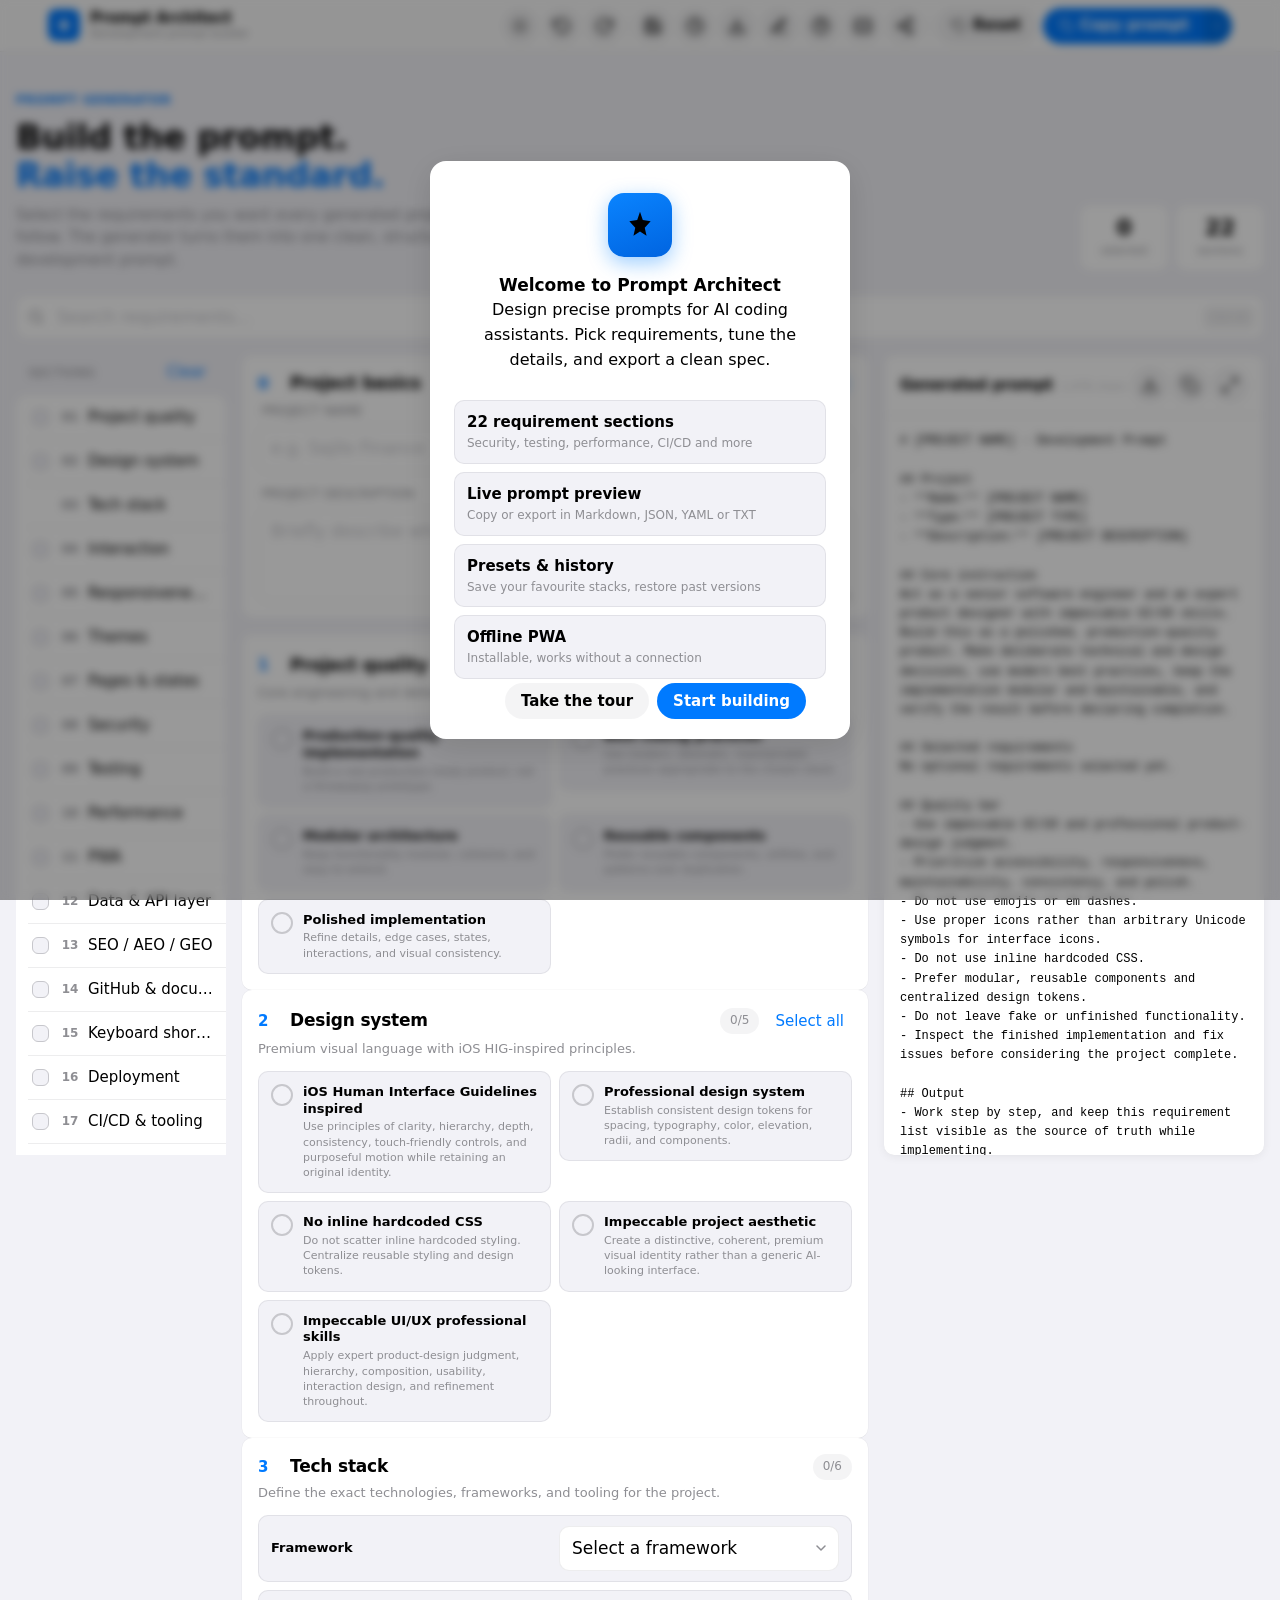
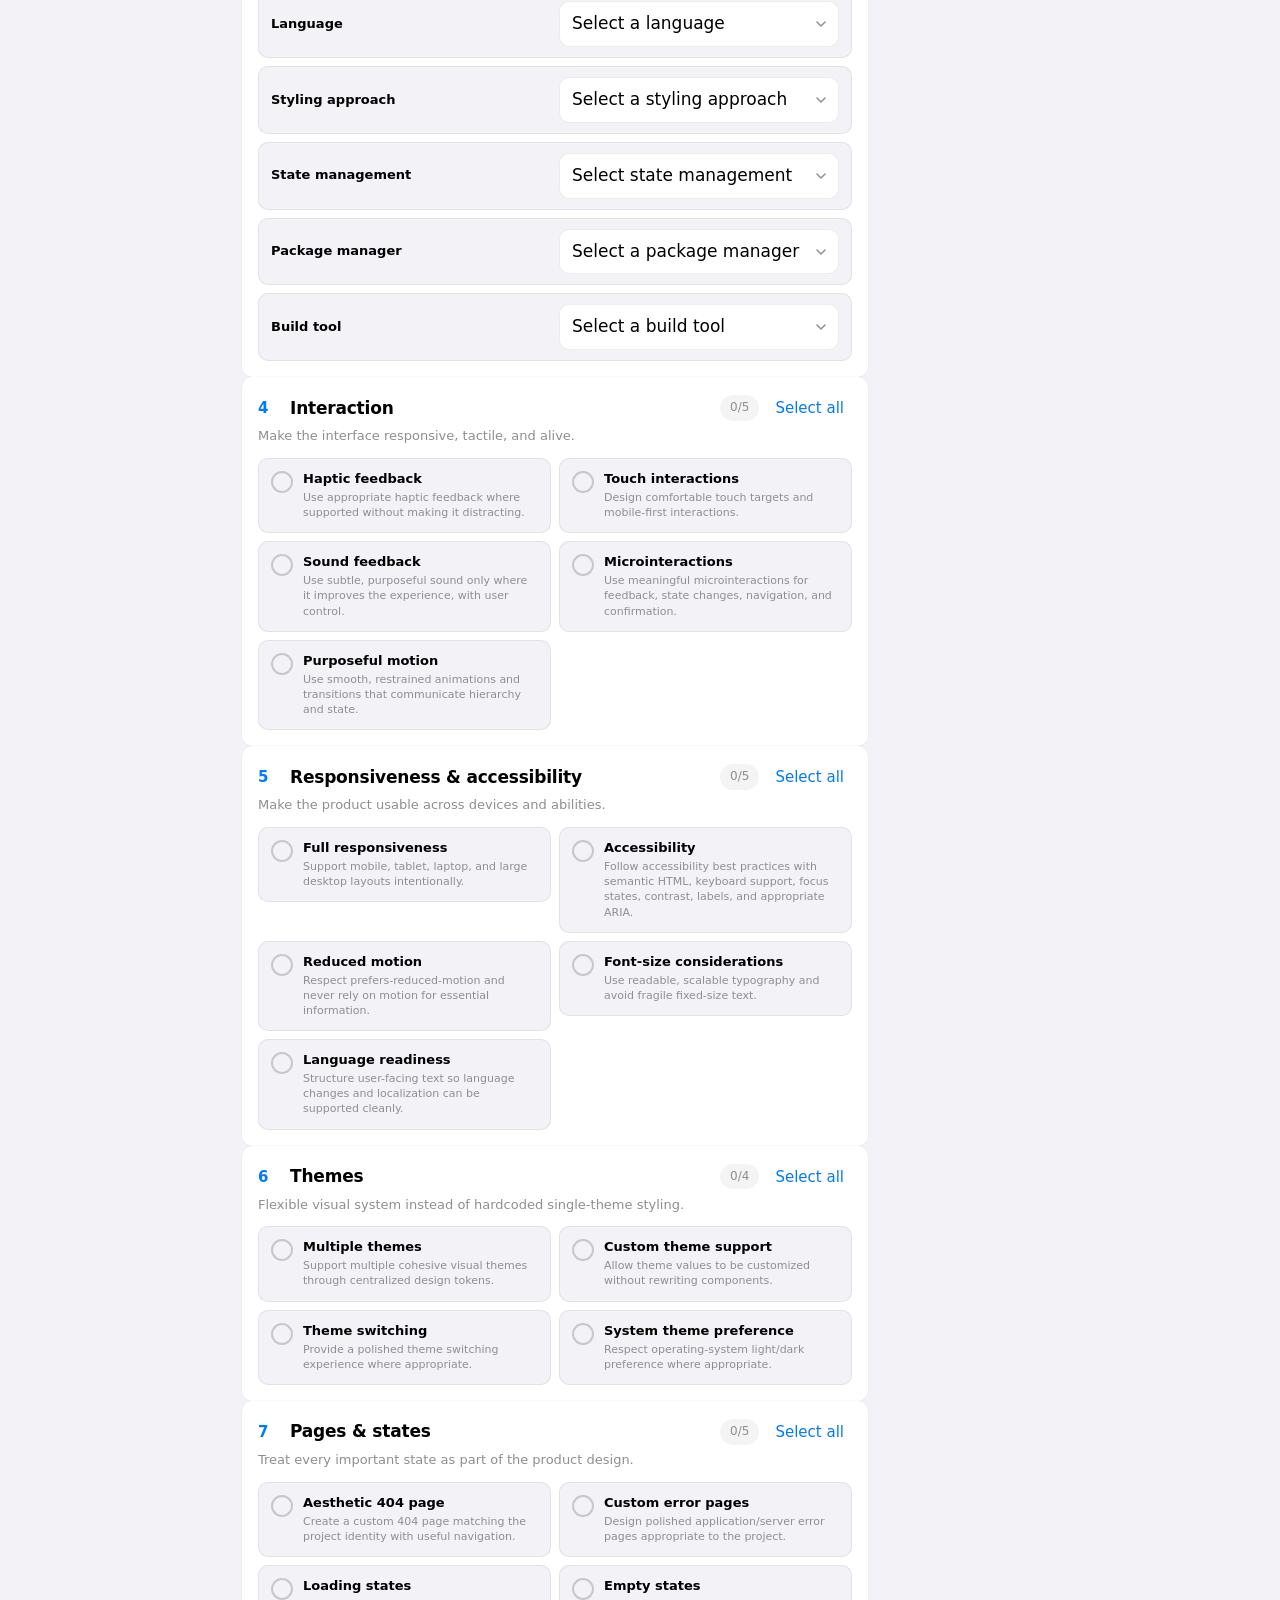
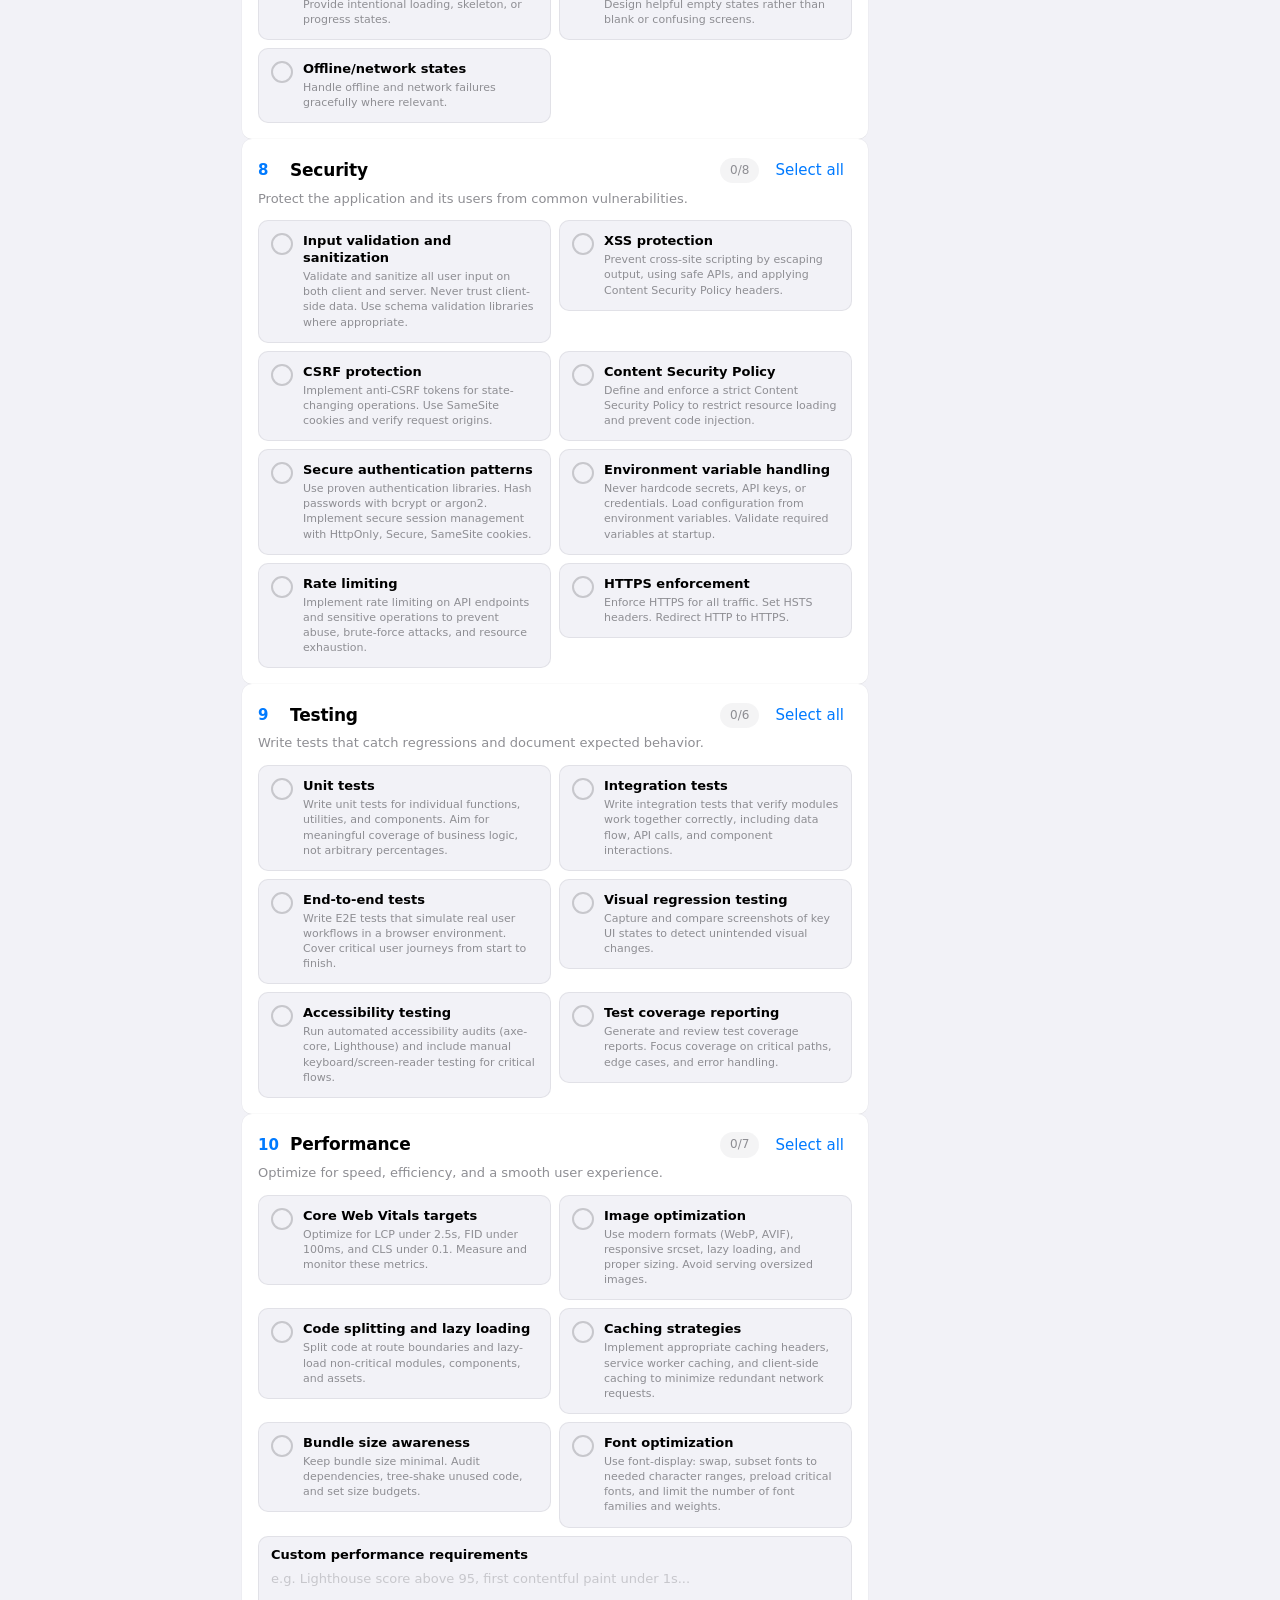
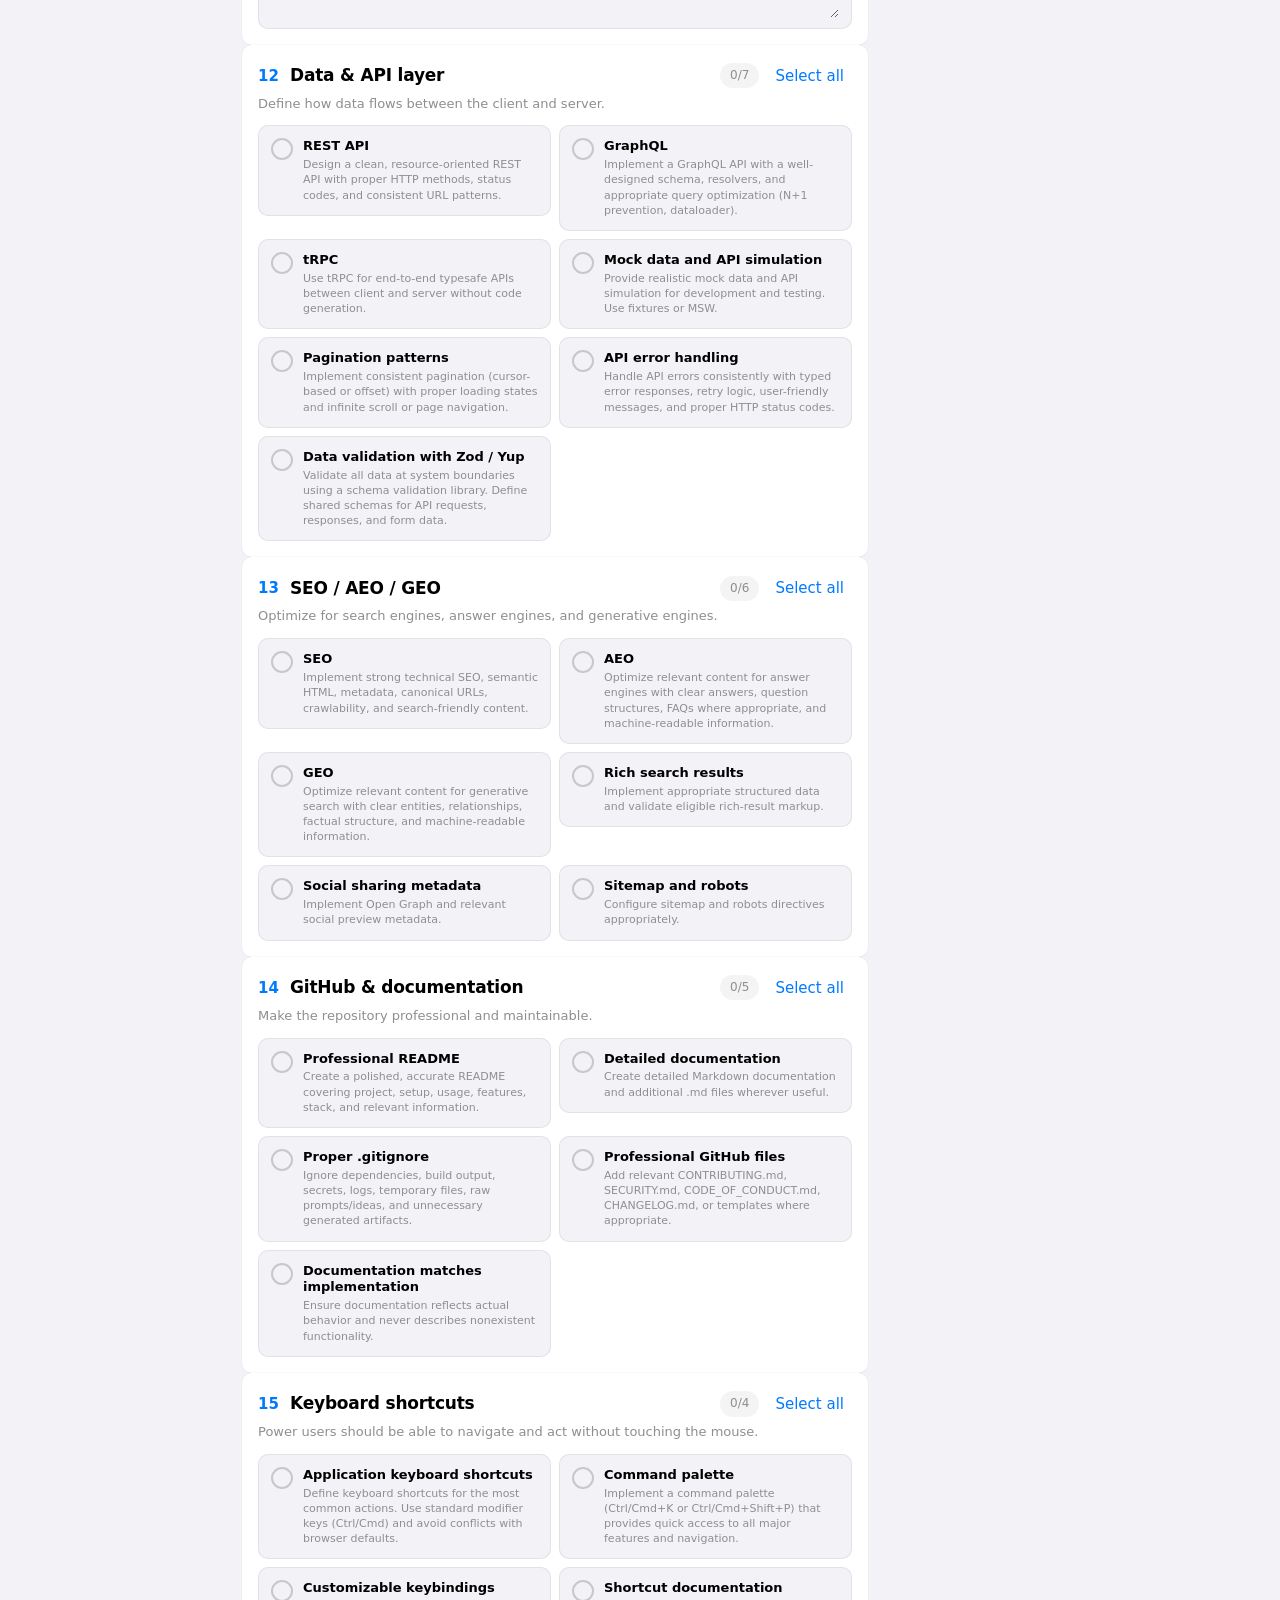
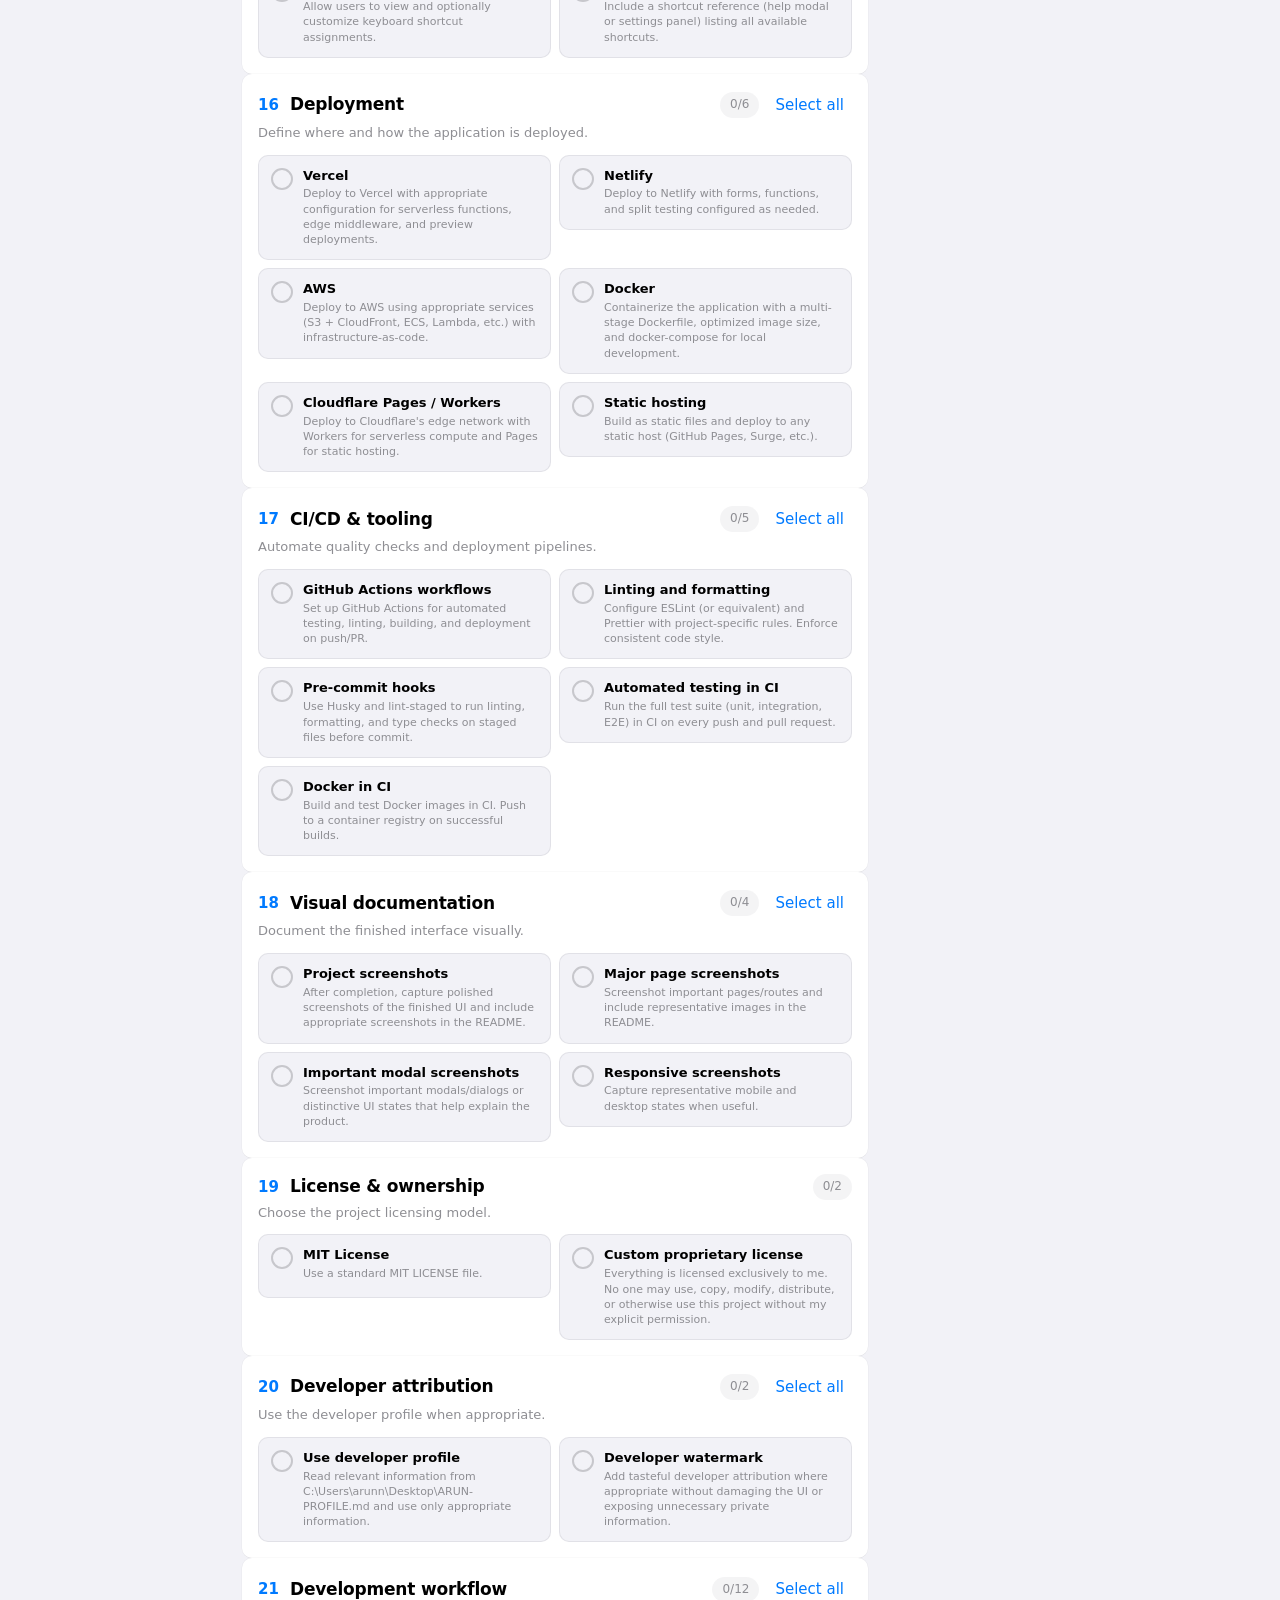
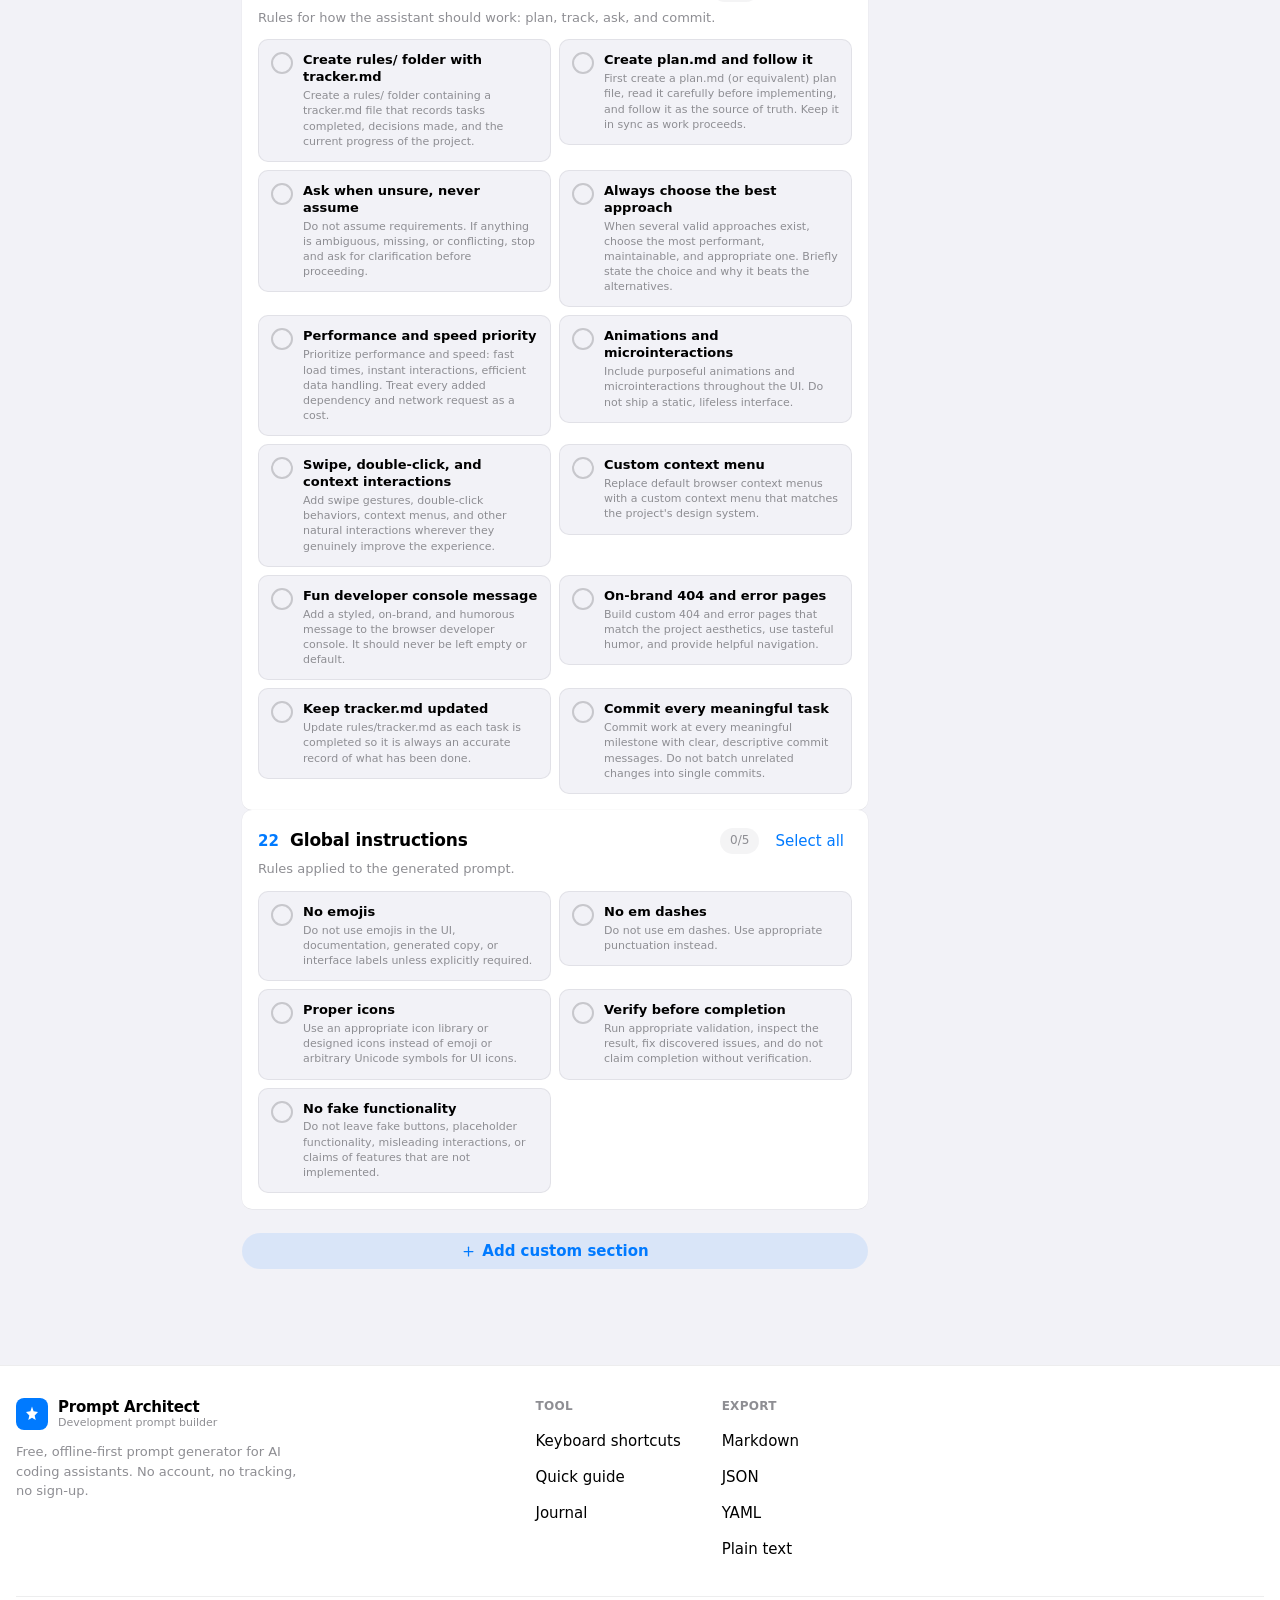
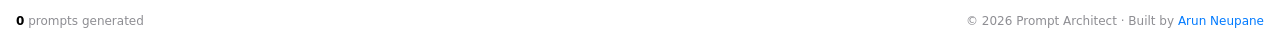
<file: index.html>
<!doctype html>
<html lang="en">
<head>
  <meta charset="utf-8">
  <meta name="viewport" content="width=device-width, initial-scale=1, viewport-fit=cover">
  <title>Prompt Architect: Build precise AI development prompts</title>

  <!-- Primary SEO -->
  <meta name="description" content="Free prompt generator that turns reusable requirements into one clean, production-ready development prompt for AI coding assistants (Claude, Cursor, Copilot, Codex). Checkboxes, tech-stack dropdowns, presets, exports, keyboard shortcuts.">
  <meta name="keywords" content="prompt generator, AI coding prompt, development prompt, prompt template, software requirements, Claude prompt, Cursor prompt, prompt builder, prompt architect">
  <meta name="author" content="Prompt Architect">
  <meta name="robots" content="index, follow">
  <link rel="canonical" href="https://sajiloprompt.vercel.app/">
  <link rel="llms" href="llms.txt">
  <meta name="theme-color" content="#F2F2F7">

  <!-- PWA / Mobile -->
  <meta name="apple-mobile-web-app-capable" content="yes">
  <meta name="mobile-web-app-capable" content="yes">
  <meta name="apple-mobile-web-app-status-bar-style" content="default">
  <meta name="apple-mobile-web-app-title" content="Prompt Architect">
  <link rel="manifest" href="manifest.json">
  <link rel="apple-touch-icon" href="icons/pwa/apple-touch-icon.png">
  <link rel="icon" type="image/png" sizes="192x192" href="icons/pwa/icon-192.png">
  <link rel="shortcut icon" href="icons/icons.svg">

  <!-- Open Graph (Facebook, LinkedIn, iMessage) -->
  <meta property="og:type" content="website">
  <meta property="og:url" content="https://sajiloprompt.vercel.app/">
  <meta property="og:site_name" content="Prompt Architect">
  <meta property="og:title" content="Prompt Architect: Build precise AI development prompts">
  <meta property="og:description" content="Turn reusable requirements into one clean, production-ready development prompt for any AI coding assistant. Checkboxes, tech-stack dropdowns, presets, and one-click export.">
  <meta property="og:image" content="https://sajiloprompt.vercel.app/og-image.png">
  <meta property="og:image:width" content="1200">
  <meta property="og:image:height" content="630">
  <meta property="og:image:alt" content="Prompt Architect, build precise AI development prompts">

  <!-- Twitter Card -->
  <meta name="twitter:card" content="summary_large_image">
  <meta name="twitter:title" content="Prompt Architect: Build precise AI development prompts">
  <meta name="twitter:description" content="A free prompt generator that assembles production-ready development prompts for AI coding assistants from reusable requirements.">
  <meta name="twitter:image" content="https://sajiloprompt.vercel.app/og-image.png">

  <!-- Structured data (AEO / rich results) -->
  <script type="application/ld+json">
  {
    "@context": "https://schema.org",
    "@type": "WebApplication",
    "name": "Prompt Architect",
    "url": "https://sajiloprompt.vercel.app/",
    "applicationCategory": "DeveloperApplication",
    "operatingSystem": "Any",
    "description": "Free prompt generator that assembles a clean, production-ready development prompt for AI coding assistants from reusable requirement checklists.",
    "offers": { "@type": "Offer", "price": "0", "priceCurrency": "USD" },
    "featureList": "Requirement checklists, tech-stack dropdowns, text inputs, presets, prompt history, undo/redo, Markdown/JSON/YAML export, paste-and-match import, keyboard shortcuts, offline PWA",
    "creator": { "@type": "Organization", "name": "Prompt Architect" }
  }
  </script>

  <link rel="stylesheet" href="css/tokens.css">
  <link rel="stylesheet" href="css/base.css">
  <link rel="stylesheet" href="css/glass.css">
  <link rel="stylesheet" href="css/components.css">
  <link rel="stylesheet" href="css/navbar.css">
  <link rel="stylesheet" href="css/hero.css">
  <link rel="stylesheet" href="css/sidebar.css">
  <link rel="stylesheet" href="css/cards.css">
  <link rel="stylesheet" href="css/preview.css">
  <link rel="stylesheet" href="css/circular-nav.css">
  <link rel="stylesheet" href="css/responsive.css">
  <link rel="stylesheet" href="css/extras.css">
  <link rel="stylesheet" href="css/print.css" media="print">
</head>
<body>

  <div class="app">

    <!-- ====== Navigation Bar ====== -->
    <header class="navbar">
      <a class="navbar-brand" href="#top" aria-label="Prompt Architect home">
        <span class="navbar-logo" aria-hidden="true">
          <svg><use href="icons/icons.svg#icon-star"/></svg>
        </span>
        <span class="navbar-title">
          <strong>Prompt Architect</strong>
          <small>Development prompt builder</small>
        </span>
      </a>

      <div class="navbar-actions">
        <button class="icon-btn" id="themeBtn" aria-label="Toggle appearance" title="Toggle appearance">
          <svg class="theme-icon--light"><use href="icons/icons.svg#icon-sun"/></svg>
          <svg class="theme-icon--dark"><use href="icons/icons.svg#icon-moon"/></svg>
        </button>

        <button class="icon-btn preview-toggle" data-toggle-preview aria-label="Toggle preview" title="Toggle preview">
          <svg><use href="icons/icons.svg#icon-preview"/></svg>
        </button>

        <button class="icon-btn" id="undoBtn" aria-label="Undo" title="Undo (Ctrl+Z)">
          <svg xmlns="http://www.w3.org/2000/svg" width="18" height="18" viewBox="0 0 24 24" fill="none" stroke="currentColor" stroke-width="2" stroke-linecap="round" stroke-linejoin="round"><polyline points="1 4 1 10 7 10"/><path d="M3.51 15a9 9 0 1 0 2.13-9.36L1 10"/></svg>
        </button>

        <button class="icon-btn" id="redoBtn" aria-label="Redo" title="Redo (Ctrl+Shift+Z)">
          <svg xmlns="http://www.w3.org/2000/svg" width="18" height="18" viewBox="0 0 24 24" fill="none" stroke="currentColor" stroke-width="2" stroke-linecap="round" stroke-linejoin="round"><polyline points="23 4 23 10 17 10"/><path d="M20.49 15a9 9 0 1 1-2.12-9.36L23 10"/></svg>
        </button>

        <div class="navbar-divider"></div>

        <div class="nav-popover-wrap" id="presetsWrap">
          <button class="icon-btn" id="presetsBtn" aria-label="Presets" title="Saved presets">
            <svg xmlns="http://www.w3.org/2000/svg" width="18" height="18" viewBox="0 0 24 24" fill="none" stroke="currentColor" stroke-width="2" stroke-linecap="round" stroke-linejoin="round"><path d="M19 21H5a2 2 0 0 1-2-2V5a2 2 0 0 1 2-2h11l5 5v11a2 2 0 0 1-2 2z"/><polyline points="17 21 17 13 7 13 7 21"/><polyline points="7 3 7 8 15 8"/></svg>
          </button>
          <div class="popover" id="presetsPopover">
            <div class="popover-header">
              <span class="popover-title">Presets</span>
            </div>
            <div class="popover-body" id="presetsList">
              <div class="popover-empty">No saved presets yet.</div>
            </div>
            <div class="popover-footer">
              <input class="popover-input" id="presetNameInput" type="text" placeholder="Preset name..." autocomplete="off">
              <button class="btn btn--filled" id="savePresetBtn" style="height:32px; padding:0 12px; font-size:13px;">Save</button>
            </div>
            <div class="popover-actions">
              <button class="popover-action" id="presetExportBtn">Export presets</button>
              <button class="popover-action" id="presetImportBtn">Import presets...</button>
            </div>
          </div>
        </div>

        <div class="nav-popover-wrap" id="historyWrap">
          <button class="icon-btn" id="historyBtn" aria-label="History" title="Prompt history">
            <svg xmlns="http://www.w3.org/2000/svg" width="18" height="18" viewBox="0 0 24 24" fill="none" stroke="currentColor" stroke-width="2" stroke-linecap="round" stroke-linejoin="round"><circle cx="12" cy="12" r="10"/><polyline points="12 6 12 12 16 14"/></svg>
          </button>
          <div class="popover" id="historyPopover">
            <div class="popover-header">
              <span class="popover-title">History</span>
              <button class="btn btn--plain" id="clearHistoryBtn" style="height:24px; font-size:12px;">Clear</button>
            </div>
            <div class="popover-body" id="historyList">
              <div class="popover-empty">No history yet.</div>
            </div>
          </div>
        </div>

        <button class="icon-btn" id="importBtn" aria-label="Import prompt" title="Import and match prompt">
          <svg xmlns="http://www.w3.org/2000/svg" width="18" height="18" viewBox="0 0 24 24" fill="none" stroke="currentColor" stroke-width="2" stroke-linecap="round" stroke-linejoin="round"><path d="M21 15v4a2 2 0 0 1-2 2H5a2 2 0 0 1-2-2v-4"/><polyline points="7 10 12 15 17 10"/><line x1="12" y1="15" x2="12" y2="3"/></svg>
        </button>

        <button class="icon-btn" id="journalBtn" aria-label="Journal and how-to guides" title="Journal & guides">
          <svg xmlns="http://www.w3.org/2000/svg" width="18" height="18" viewBox="0 0 24 24" fill="none" stroke="currentColor" stroke-width="2" stroke-linecap="round" stroke-linejoin="round"><path d="M12 20h9"/><path d="M16.5 3.5a2.121 2.121 0 0 1 3 3L7 19l-4 1 1-4L16.5 3.5z"/></svg>
        </button>

        <button class="icon-btn" id="helpBtn" aria-label="Quick guide" title="Quick guide">
          <svg xmlns="http://www.w3.org/2000/svg" width="18" height="18" viewBox="0 0 24 24" fill="none" stroke="currentColor" stroke-width="2" stroke-linecap="round" stroke-linejoin="round"><circle cx="12" cy="12" r="10"/><path d="M9.09 9a3 3 0 0 1 5.83 1c0 2-3 3-3 3"/><line x1="12" y1="17" x2="12.01" y2="17"/></svg>
        </button>

        <button class="icon-btn" id="shortcutsBtn" aria-label="Keyboard shortcuts" title="Keyboard shortcuts (?)">
          <svg xmlns="http://www.w3.org/2000/svg" width="18" height="18" viewBox="0 0 24 24" fill="none" stroke="currentColor" stroke-width="2" stroke-linecap="round" stroke-linejoin="round"><rect x="2" y="4" width="20" height="16" rx="2" ry="2"/><path d="M6 8h.01"/><path d="M10 8h.01"/><path d="M14 8h.01"/><path d="M18 8h.01"/><path d="M6 12h.01"/><path d="M10 12h.01"/><path d="M14 12h.01"/><path d="M18 12h.01"/><path d="M6 16h.01"/><path d="M10 16h.01"/><path d="M14 16h.01"/><path d="M18 16h.01"/></svg>
        </button>

        <button class="icon-btn" id="shareBtn" aria-label="Share configuration" title="Copy shareable URL">
          <svg xmlns="http://www.w3.org/2000/svg" width="18" height="18" viewBox="0 0 24 24" fill="none" stroke="currentColor" stroke-width="2" stroke-linecap="round" stroke-linejoin="round"><circle cx="18" cy="5" r="3"/><circle cx="6" cy="12" r="3"/><circle cx="18" cy="19" r="3"/><line x1="8.59" y1="13.51" x2="15.42" y2="17.49"/><line x1="15.41" y1="6.51" x2="8.59" y2="10.49"/></svg>
        </button>

        <div class="navbar-divider"></div>

        <button class="btn btn--ghost" id="resetBtn">
          <svg style="width:15px;height:15px"><use href="icons/icons.svg#icon-reset"/></svg>
          <span>Reset</span>
        </button>

        <div class="export-group">
          <button class="btn btn--filled" id="copyBtn">
            <svg style="width:15px;height:15px"><use href="icons/icons.svg#icon-copy"/></svg>
            <span>Copy prompt</span>
          </button>
          <button class="export-trigger" id="exportTrigger" aria-label="Export options" title="Export as...">
            <svg xmlns="http://www.w3.org/2000/svg" width="12" height="12" viewBox="0 0 24 24" fill="none" stroke="currentColor" stroke-width="2" stroke-linecap="round" stroke-linejoin="round"><polyline points="6 9 12 15 18 9"/></svg>
          </button>
          <div class="popover" id="exportPopover" style="min-width:160px;">
            <div class="popover-body" style="padding:4px;">
              <button class="popover-item" data-format="markdown">
                <span class="popover-item-name">Markdown (.md)</span>
              </button>
              <button class="popover-item" data-format="json">
                <span class="popover-item-name">JSON (.json)</span>
              </button>
              <button class="popover-item" data-format="yaml">
                <span class="popover-item-name">YAML (.yaml)</span>
              </button>
              <button class="popover-item" data-format="text">
                <span class="popover-item-name">Plain text (.txt)</span>
              </button>
            </div>
          </div>
        </div>
      </div>
    </header>

    <!-- ====== Main Content ====== -->
    <main id="top" class="container">

      <!-- Hero -->
      <section class="hero">
        <div class="hero-content">
          <p class="hero-kicker">Prompt Generator</p>
          <h1 class="hero-title">
            Build the prompt.<br>
            <span class="accent-text">Raise the standard.</span>
          </h1>
          <p class="hero-subtitle">
            Select the requirements you want every generated project to follow.
            The generator turns them into one clean, structured development prompt.
          </p>
        </div>
        <div class="hero-stats">
          <div class="stat-capsule">
            <strong class="stat-value" id="selectedCount">0</strong>
            <span class="stat-label">selected</span>
          </div>
          <div class="stat-capsule">
            <strong class="stat-value" id="sectionCount">0</strong>
            <span class="stat-label">sections</span>
          </div>
        </div>
      </section>

      <!-- Search -->
      <div class="search-bar">
        <svg class="search-bar-icon" xmlns="http://www.w3.org/2000/svg" width="16" height="16" viewBox="0 0 24 24" fill="none" stroke="currentColor" stroke-width="2" stroke-linecap="round" stroke-linejoin="round"><circle cx="11" cy="11" r="8"/><line x1="21" y1="21" x2="16.65" y2="16.65"/></svg>
        <input class="search-input" id="searchInput" type="search" placeholder="Search requirements..." autocomplete="off">
        <kbd class="search-shortcut" id="searchShortcut">⌘K</kbd>
      </div>

      <!-- Circular Nav (mobile only) -->
      <nav class="circular-nav" id="circularNav">
        <div class="cnav-track"></div>
      </nav>

      <!-- Workspace -->
      <div class="workspace">

        <!-- Sidebar -->
        <aside class="sidebar">
          <div class="sidebar-header">
            <span class="sidebar-title">Sections</span>
            <button class="sidebar-clear" id="clearBtn">Clear</button>
          </div>
          <nav class="sidebar-nav" id="nav"></nav>
        </aside>

        <!-- Builder -->
        <section class="builder">
          <article class="section-card project-card" style="animation-delay:0s">
            <div class="card-header">
              <div class="card-header-left">
                <span class="section-num">0</span>
                <h2 class="card-title">Project basics</h2>
              </div>
              <span class="pill pill--required">Required</span>
            </div>
            <div class="fields-grid">
              <div class="form-field">
                <label class="form-label" for="projectName">Project name</label>
                <input class="form-input" id="projectName" placeholder="e.g. Sajilo Finance" autocomplete="off">
              </div>
              <div class="form-field">
                <label class="form-label" for="projectType">Project type</label>
                <select class="form-select" id="projectType">
                  <option value="">Select type</option>
                  <option>Web application</option>
                  <option>PWA</option>
                  <option>SaaS</option>
                  <option>Landing page</option>
                  <option>Dashboard</option>
                  <option>E-commerce</option>
                  <option>Portfolio</option>
                  <option>API / Backend</option>
                  <option>Mobile application</option>
                  <option>Desktop application</option>
                  <option>Other</option>
                </select>
              </div>
              <div class="form-field field-full">
                <label class="form-label" for="projectDescription">Project description</label>
                <textarea class="form-textarea" id="projectDescription" rows="3" placeholder="Briefly describe what is being built..."></textarea>
              </div>
            </div>
          </article>

          <div id="sections"></div>

          <button class="btn btn--tinted btn--full" id="addCustomSectionBtn" style="margin-top: var(--sp-8);">
            <svg style="width:15px;height:15px" xmlns="http://www.w3.org/2000/svg" viewBox="0 0 24 24" fill="none" stroke="currentColor" stroke-width="2" stroke-linecap="round" stroke-linejoin="round"><line x1="12" y1="5" x2="12" y2="19"/><line x1="5" y1="12" x2="19" y2="12"/></svg>
            <span>Add custom section</span>
          </button>
        </section>

        <!-- Preview -->
        <aside class="preview" id="previewPanel">
          <div class="preview-grab" aria-hidden="true"></div>
          <div class="preview-header">
            <div class="preview-header-left">
              <h2 class="preview-title">Generated prompt</h2>
              <span class="preview-chars" id="chars">0 chars</span>
            </div>
            <div class="preview-header-actions">
              <button class="icon-btn" id="download" aria-label="Download Markdown" title="Download Markdown">
                <svg><use href="icons/icons.svg#icon-download"/></svg>
              </button>
              <button class="icon-btn" id="copySmall" aria-label="Copy prompt" title="Copy prompt">
                <svg><use href="icons/icons.svg#icon-copy"/></svg>
              </button>
              <button class="icon-btn" id="fullscreenBtn" aria-label="Fullscreen" title="Expand to fullscreen">
                <svg xmlns="http://www.w3.org/2000/svg" width="18" height="18" viewBox="0 0 24 24" fill="none" stroke="currentColor" stroke-width="1.5" stroke-linecap="round" stroke-linejoin="round"><polyline points="15 3 21 3 21 9"/><polyline points="9 21 3 21 3 15"/><line x1="21" y1="3" x2="14" y2="10"/><line x1="3" y1="21" x2="10" y2="14"/></svg>
              </button>
            </div>
          </div>
          <pre class="preview-output" id="output">Select requirements to build your prompt.</pre>
          <textarea class="preview-editor" id="outputEditor" spellcheck="false"></textarea>
        </aside>

      </div>
    </main>

    <!-- Mobile backdrop -->
    <div class="preview-backdrop" aria-hidden="true"></div>

    <!-- Fullscreen backdrop -->
    <div class="preview-fullscreen-backdrop" id="fullscreenBackdrop"></div>

    <!-- Footer -->
    <footer class="footer">
      <div class="footer-inner">
        <div class="footer-brand">
          <a href="#top" class="navbar-brand" aria-label="Prompt Architect home">
            <span class="navbar-logo" aria-hidden="true">
              <svg><use href="icons/icons.svg#icon-star"/></svg>
            </span>
            <span class="navbar-title">
              <strong>Prompt Architect</strong>
              <small>Development prompt builder</small>
            </span>
          </a>
          <p class="footer-tagline">Free, offline-first prompt generator for AI coding assistants. No account, no tracking, no sign-up.</p>
        </div>
        <div class="footer-cols">
          <div class="footer-col">
            <h4 class="footer-heading">Tool</h4>
            <button class="footer-link" id="footerInstallBtn" hidden>Install app</button>
            <button class="footer-link" id="footerShortcutsBtn">Keyboard shortcuts</button>
            <button class="footer-link" id="footerGuideBtn">Quick guide</button>
            <button class="footer-link" id="footerJournalBtn">Journal</button>
          </div>
          <div class="footer-col">
            <h4 class="footer-heading">Export</h4>
            <button class="footer-link" data-format="markdown">Markdown</button>
            <button class="footer-link" data-format="json">JSON</button>
            <button class="footer-link" data-format="yaml">YAML</button>
            <button class="footer-link" data-format="text">Plain text</button>
          </div>
        </div>
        <div class="footer-foot">
          <span class="footer-stat"><strong id="generatedCount">0</strong> prompts generated</span>
          <span class="footer-copy">&copy; <span id="footerYear">2026</span> Prompt Architect &middot; Built by <a href="https://github.com/arundada9000" target="_blank" rel="noopener noreferrer">Arun Neupane</a></span>
        </div>
      </div>
    </footer>

    <!-- Toast -->
    <div id="toast" class="toast" role="status" aria-live="polite"></div>

    <!-- Import Modal -->
    <div class="modal-backdrop" id="importModal">
      <div class="modal">
        <div class="modal-header">
          <h3 class="modal-title">Import prompt</h3>
          <button class="icon-btn" id="importModalClose" aria-label="Close">
            <svg><use href="icons/icons.svg#icon-close"/></svg>
          </button>
        </div>
        <div class="modal-body">
          <p style="font-size: var(--fs-footnote); color: var(--secondaryLabel); margin: 0 0 var(--sp-12);">Paste an existing development prompt below. The tool will scan for matching requirements and auto-select them.</p>
          <textarea class="form-textarea" id="importTextarea" rows="10" placeholder="Paste your prompt here..."></textarea>
          <div id="importResults" style="margin-top: var(--sp-12); display: none;">
            <p style="font-size: var(--fs-footnote); color: var(--secondaryLabel); margin: 0 0 var(--sp-8);">Matched requirements:</p>
            <div id="importMatchList" style="font-size: var(--fs-caption1); color: var(--label);"></div>
          </div>
        </div>
        <div class="modal-footer">
          <button class="btn btn--ghost" id="importCancelBtn">Cancel</button>
          <button class="btn btn--filled" id="importMatchBtn">Match & apply</button>
        </div>
      </div>
    </div>

    <!-- Custom Section Modal -->
    <div class="modal-backdrop" id="customSectionModal">
      <div class="modal">
        <div class="modal-header">
          <h3 class="modal-title">Add custom section</h3>
          <button class="icon-btn" id="customSectionModalClose" aria-label="Close">
            <svg><use href="icons/icons.svg#icon-close"/></svg>
          </button>
        </div>
        <div class="modal-body">
          <div class="form-field" style="margin-bottom: var(--sp-12);">
            <label class="form-label" for="customSectionTitle">Section title</label>
            <input class="form-input" id="customSectionTitle" type="text" placeholder="e.g. Performance budgets" autocomplete="off">
          </div>
          <div class="form-field">
            <label class="form-label" for="customSectionContent">Requirements (one per line)</label>
            <textarea class="form-textarea" id="customSectionContent" rows="6" placeholder="Each line becomes a requirement in the generated prompt..."></textarea>
          </div>
        </div>
        <div class="modal-footer">
          <button class="btn btn--ghost" id="customSectionCancelBtn">Cancel</button>
          <button class="btn btn--filled" id="customSectionSaveBtn">Add section</button>
        </div>
      </div>
    </div>

    <!-- Shortcuts Modal -->
    <div class="modal-backdrop" id="shortcutsModal">
      <div class="modal">
        <div class="modal-header">
          <h3 class="modal-title">Keyboard shortcuts</h3>
          <button class="icon-btn" id="shortcutsModalClose" aria-label="Close">
            <svg><use href="icons/icons.svg#icon-close"/></svg>
          </button>
        </div>
        <div class="modal-body shortcuts-grid" id="shortcutsGrid">
          <div class="shortcut-row"><kbd>Ctrl</kbd><kbd>K</kbd><span>Focus search</span></div>
          <div class="shortcut-row"><kbd>Ctrl</kbd><kbd>Z</kbd><span>Undo</span></div>
          <div class="shortcut-row"><kbd>Ctrl</kbd><kbd>Shift</kbd><kbd>Z</kbd><span>Redo</span></div>
          <div class="shortcut-row"><kbd>Ctrl</kbd><kbd>Shift</kbd><kbd>C</kbd><span>Copy prompt</span></div>
          <div class="shortcut-row"><kbd>Ctrl</kbd><kbd>S</kbd><span>Download prompt</span></div>
          <div class="shortcut-row"><kbd>Ctrl</kbd><kbd>Shift</kbd><kbd>P</kbd><span>Save preset</span></div>
          <div class="shortcut-row"><kbd>Ctrl</kbd><kbd>Shift</kbd><kbd>I</kbd><span>Import prompt</span></div>
          <div class="shortcut-row"><kbd>Ctrl</kbd><kbd>Shift</kbd><kbd>H</kbd><span>Prompt history</span></div>
          <div class="shortcut-row"><kbd>Ctrl</kbd><kbd>Shift</kbd><kbd>F</kbd><span>Fullscreen preview</span></div>
          <div class="shortcut-row"><kbd>Ctrl</kbd><kbd>Shift</kbd><kbd>E</kbd><span>Open export menu</span></div>
          <div class="shortcut-row"><kbd>1</kbd><kbd>-</kbd><kbd>9</kbd><span>Jump to section + more</span></div>
          <div class="shortcut-row"><kbd>?</kbd><span>Show this panel</span></div>
          <div class="shortcut-row"><kbd>Esc</kbd><span>Close modal / fullscreen</span></div>
        </div>
      </div>
    </div>

    <!-- Guide Modal -->
    <div class="modal-backdrop" id="guideModal">
      <div class="modal">
        <div class="modal-header">
          <h3 class="modal-title">Quick guide</h3>
          <button class="icon-btn" id="guideModalClose" aria-label="Close">
            <svg><use href="icons/icons.svg#icon-close"/></svg>
          </button>
        </div>
        <div class="modal-body">
          <div class="guide-section">
            <h4 class="guide-h">1. Set the scene</h4>
            <p class="guide-p">Enter your project name, type, and a short description. Project type controls which sections appear (e.g. PWA reveals a dedicated section).</p>
          </div>
          <div class="guide-section">
            <h4 class="guide-h">2. Pick requirements</h4>
            <p class="guide-p">Tick the checkboxes you want in the prompt. Use the sidebar checkboxes to select or clear an entire section at once. Dropdowns and text fields tune exact values (Python <span class="accent-text">3.12</span>, Vite + React, LCP under 2.5s, etc.).</p>
          </div>
          <div class="guide-section">
            <h4 class="guide-h">3. Review the prompt</h4>
            <p class="guide-p">The generated prompt updates live. Copy it, download as Markdown/JSON/YAML/TXT, or expand it fullscreen. Undo/redo fixes mistakes; keyboard shortcut <kbd>?</kbd> lists every shortcut.</p>
          </div>
          <div class="guide-section">
            <h4 class="guide-h">4. Reuse your work</h4>
            <p class="guide-p">Save presets for standard stacks, restore past versions from history, paste an old prompt to auto-match requirements, or share a URL snapshot. Everything is stored locally in your browser.</p>
          </div>
          <button class="btn btn--tinted btn--full" id="guideJournalBtn" style="margin-top: var(--sp-8);">Read the journal</button>
          <p class="guide-p" style="text-align:center; margin: var(--sp-10) 0 0;"><a href="guide/" target="_blank" rel="noopener" class="link-blue">Open the full guide page</a></p>
        </div>
      </div>
    </div>

    <!-- Journal Modal -->
    <div class="modal-backdrop" id="journalModal">
      <div class="modal modal--wide">
        <div class="modal-header">
          <h3 class="modal-title">Journal</h3>
          <button class="icon-btn" id="journalModalClose" aria-label="Close">
            <svg><use href="icons/icons.svg#icon-close"/></svg>
          </button>
        </div>
        <div class="modal-body" id="journalList"></div>
      </div>
    </div>

    <!-- Welcome Modal -->
    <div class="modal-backdrop" id="welcomeModal">
      <div class="modal modal--welcome">
        <div class="welcome-icon" aria-hidden="true">
          <svg><use href="icons/icons.svg#icon-star"/></svg>
        </div>
        <h3 class="modal-title" style="text-align:center;">Welcome to Prompt Architect</h3>
        <p class="guide-p" style="text-align:center; margin:0 0 var(--sp-12);">Design precise prompts for AI coding assistants. Pick requirements, tune the details, and export a clean spec.</p>
        <div class="welcome-features">
          <div class="welcome-feature"><strong>22 requirement sections</strong><span>Security, testing, performance, CI/CD and more</span></div>
          <div class="welcome-feature"><strong>Live prompt preview</strong><span>Copy or export in Markdown, JSON, YAML or TXT</span></div>
          <div class="welcome-feature"><strong>Presets &amp; history</strong><span>Save your favourite stacks, restore past versions</span></div>
          <div class="welcome-feature"><strong>Offline PWA</strong><span>Installable, works without a connection</span></div>
        </div>
        <div class="modal-footer" style="border:none; padding-top:var(--sp-4);">
          <button class="btn btn--ghost" id="welcomeGuideBtn">Take the tour</button>
          <button class="btn btn--filled" id="welcomeStartBtn">Start building</button>
        </div>
      </div>
    </div>

  </div>

  <script src="js/features.js"></script>
  <script src="js/state.js"></script>
  <script src="js/presets.js"></script>
  <script src="js/content.js"></script>
  <script src="js/prompt-builder.js"></script>
  <script src="js/renderer.js"></script>
  <script src="js/interactions.js"></script>
  <script src="js/circular-nav.js"></script>
  <script src="js/app.js"></script>

</body>
</html>
</file>
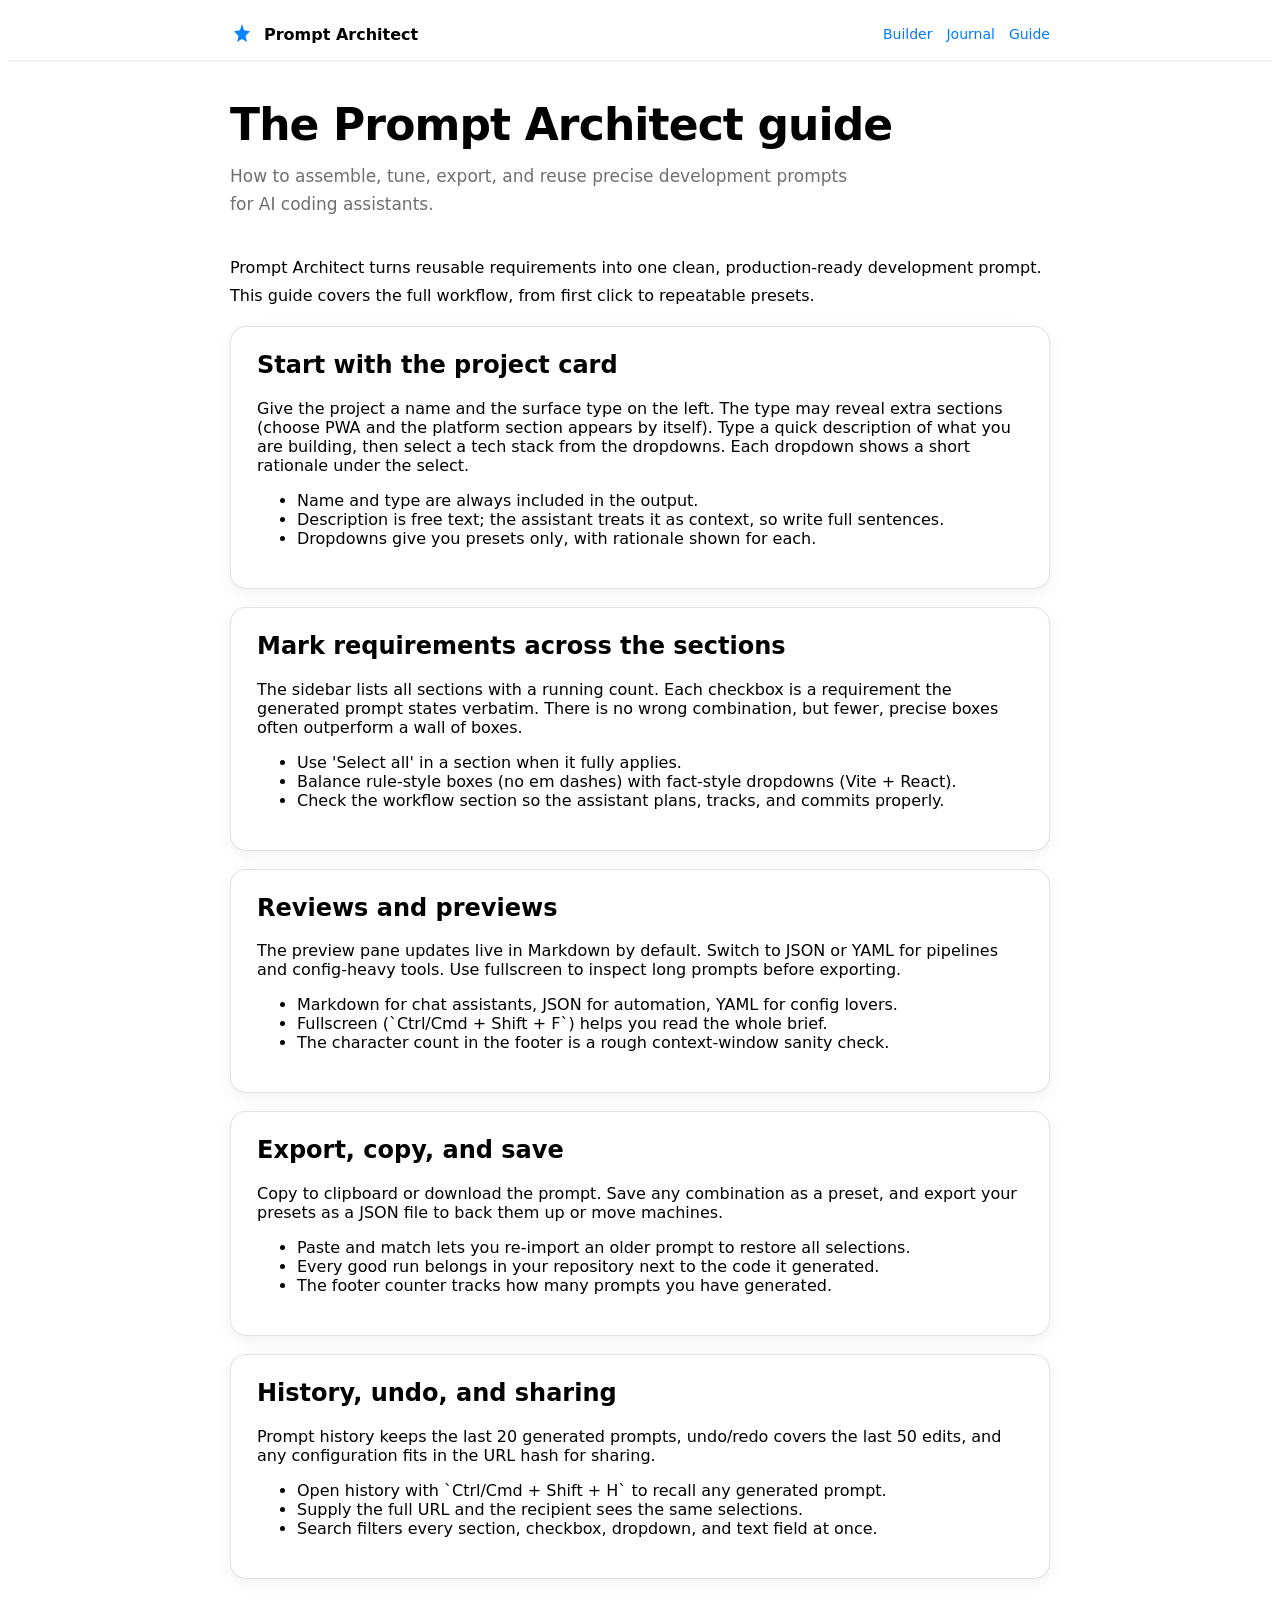
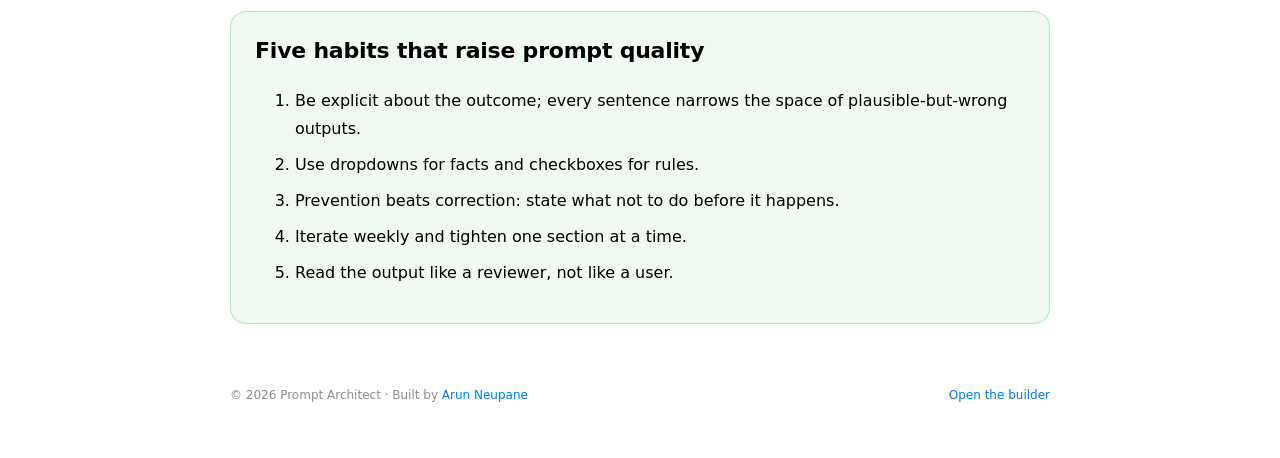
<file: guide/index.html>
<!doctype html>
<html lang="en">
<head>
  <meta charset="utf-8">
  <meta name="viewport" content="width=device-width, initial-scale=1, viewport-fit=cover">
  <title>The Prompt Architect guide | Prompt Architect</title>
  <meta name="description" content="How to assemble, tune, export, and reuse precise development prompts for AI coding assistants.">
  <link rel="canonical" href="https://sajiloprompt.vercel.app/guide/">
  <link rel="llms" href="/llms.txt">
  <meta property="og:type" content="article">
  <meta property="og:site_name" content="Prompt Architect">
  <meta property="og:url" content="https://sajiloprompt.vercel.app/guide/">
  <meta property="og:title" content="The Prompt Architect guide | Prompt Architect">
  <meta property="og:description" content="How to assemble, tune, export, and reuse precise development prompts for AI coding assistants.">
  <meta property="og:image" content="https://sajiloprompt.vercel.app/og-image.png">
  <meta name="twitter:card" content="summary_large_image">
  <meta name="twitter:title" content="The Prompt Architect guide | Prompt Architect">
  <meta name="twitter:description" content="How to assemble, tune, export, and reuse precise development prompts for AI coding assistants.">
  <meta name="twitter:image" content="https://sajiloprompt.vercel.app/og-image.png">
  <link rel="stylesheet" href="/css/pages.css">
  <link rel="icon" href="/icons/icons.svg" type="image/svg+xml">
  <link rel="apple-touch-icon" href="/icons/pwa/apple-touch-icon.png">
  <script type="application/ld+json">{"@context":"https://schema.org","@type":"HowTo","name":"The Prompt Architect guide","description":"How to assemble, tune, export, and reuse precise development prompts for AI coding assistants.","url":"https://sajiloprompt.vercel.app/guide/","author":{"@type":"Person","name":"Arun Neupane","url":"https://github.com/arundada9000"}}</script>
</head>
<body class="page-shell">

  <header class="page-header">
    <div class="page-header-inner">
      <a class="page-brand" href="/" aria-label="Prompt Architect home">
        <svg viewBox="0 0 24 24" aria-hidden="true"><path d="M12 2l2.09 6.26L20 9.27l-4.45 4.7L16.91 20 12 16.9 7.09 20l1.36-6.03L4 9.27l5.91-1.01z"/></svg>
        Prompt Architect
      </a>
      <nav class="page-nav" aria-label="Site">
        <a href="/">Builder</a>
        <a href="/journal/">Journal</a>  
        <a href="/guide/">Guide</a>
      </nav>
    </div>
  </header>
  <main class="page-main">
    <div class="page-hero">
      <h1>The Prompt Architect guide</h1>
      <p>How to assemble, tune, export, and reuse precise development prompts for AI coding assistants.</p>
    </div>
    <div class="page-prose">
      <p>Prompt Architect turns reusable requirements into one clean, production-ready development prompt. This guide covers the full workflow, from first click to repeatable presets.</p>
    </div>

    <section class="guide-card">
      <h2>Start with the project card</h2>
      <p>Give the project a name and the surface type on the left. The type may reveal extra sections (choose PWA and the platform section appears by itself). Type a quick description of what you are building, then select a tech stack from the dropdowns. Each dropdown shows a short rationale under the select.</p>
      <ul>
        <li>Name and type are always included in the output.</li>
        <li>Description is free text; the assistant treats it as context, so write full sentences.</li>
        <li>Dropdowns give you presets only, with rationale shown for each.</li>
      </ul>
    </section>

    <section class="guide-card">
      <h2>Mark requirements across the sections</h2>
      <p>The sidebar lists all sections with a running count. Each checkbox is a requirement the generated prompt states verbatim. There is no wrong combination, but fewer, precise boxes often outperform a wall of boxes.</p>
      <ul>
        <li>Use &#39;Select all&#39; in a section when it fully applies.</li>
        <li>Balance rule-style boxes (no em dashes) with fact-style dropdowns (Vite + React).</li>
        <li>Check the workflow section so the assistant plans, tracks, and commits properly.</li>
      </ul>
    </section>

    <section class="guide-card">
      <h2>Reviews and previews</h2>
      <p>The preview pane updates live in Markdown by default. Switch to JSON or YAML for pipelines and config-heavy tools. Use fullscreen to inspect long prompts before exporting.</p>
      <ul>
        <li>Markdown for chat assistants, JSON for automation, YAML for config lovers.</li>
        <li>Fullscreen (`Ctrl/Cmd + Shift + F`) helps you read the whole brief.</li>
        <li>The character count in the footer is a rough context-window sanity check.</li>
      </ul>
    </section>

    <section class="guide-card">
      <h2>Export, copy, and save</h2>
      <p>Copy to clipboard or download the prompt. Save any combination as a preset, and export your presets as a JSON file to back them up or move machines.</p>
      <ul>
        <li>Paste and match lets you re-import an older prompt to restore all selections.</li>
        <li>Every good run belongs in your repository next to the code it generated.</li>
        <li>The footer counter tracks how many prompts you have generated.</li>
      </ul>
    </section>

    <section class="guide-card">
      <h2>History, undo, and sharing</h2>
      <p>Prompt history keeps the last 20 generated prompts, undo/redo covers the last 50 edits, and any configuration fits in the URL hash for sharing.</p>
      <ul>
        <li>Open history with `Ctrl/Cmd + Shift + H` to recall any generated prompt.</li>
        <li>Supply the full URL and the recipient sees the same selections.</li>
        <li>Search filters every section, checkbox, dropdown, and text field at once.</li>
      </ul>
    </section>
    <section class="tip-box page-prose">
      <h2>Five habits that raise prompt quality</h2>
      <ol>
      <li>Be explicit about the outcome; every sentence narrows the space of plausible-but-wrong outputs.</li>
      <li>Use dropdowns for facts and checkboxes for rules.</li>
      <li>Prevention beats correction: state what not to do before it happens.</li>
      <li>Iterate weekly and tighten one section at a time.</li>
      <li>Read the output like a reviewer, not like a user.</li>
      </ol>
    </section>
  </main>

  <footer class="page-footer">
    <span>&copy; 2026 Prompt Architect &middot; Built by <a href="https://github.com/arundada9000" target="_blank" rel="noopener noreferrer">Arun Neupane</a></span>
    <a href="/index.html#t=PWA">Open the builder</a>
  </footer>
</body>
</html>
</file>
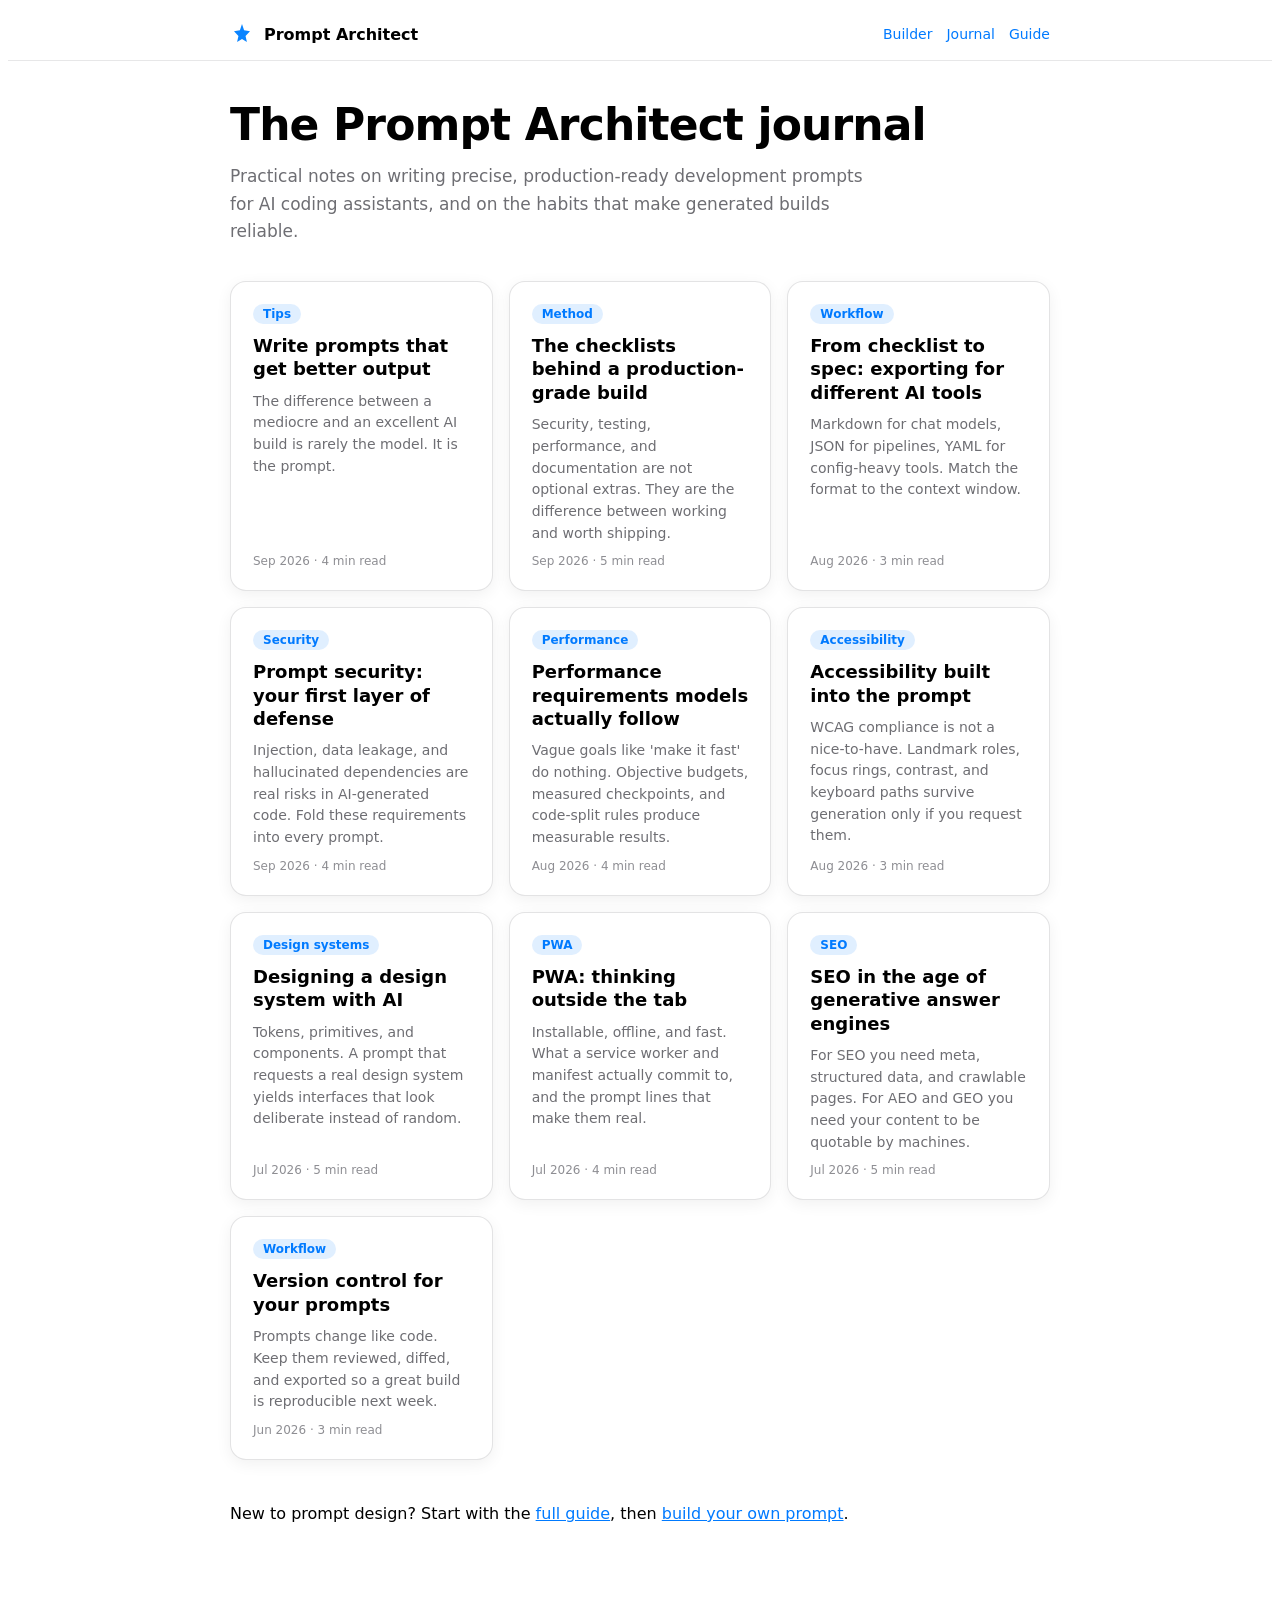
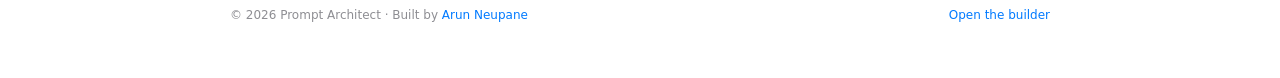
<file: journal/index.html>
<!doctype html>
<html lang="en">
<head>
  <meta charset="utf-8">
  <meta name="viewport" content="width=device-width, initial-scale=1, viewport-fit=cover">
  <title>Journal | Prompt Architect</title>
  <meta name="description" content="Practical articles on writing precise, production-ready development prompts for AI coding assistants.">
  <link rel="canonical" href="https://sajiloprompt.vercel.app/journal/">
  <link rel="llms" href="/llms.txt">
  <meta property="og:type" content="article">
  <meta property="og:site_name" content="Prompt Architect">
  <meta property="og:url" content="https://sajiloprompt.vercel.app/journal/">
  <meta property="og:title" content="Journal | Prompt Architect">
  <meta property="og:description" content="Practical articles on writing precise, production-ready development prompts for AI coding assistants.">
  <meta property="og:image" content="https://sajiloprompt.vercel.app/og-image.png">
  <meta name="twitter:card" content="summary_large_image">
  <meta name="twitter:title" content="Journal | Prompt Architect">
  <meta name="twitter:description" content="Practical articles on writing precise, production-ready development prompts for AI coding assistants.">
  <meta name="twitter:image" content="https://sajiloprompt.vercel.app/og-image.png">
  <link rel="stylesheet" href="/css/pages.css">
  <link rel="icon" href="/icons/icons.svg" type="image/svg+xml">
  <link rel="apple-touch-icon" href="/icons/pwa/apple-touch-icon.png">
  <script type="application/ld+json">{"@context":"https://schema.org","@type":"Blog","name":"Prompt Architect Journal","description":"Practical articles on writing precise, production-ready development prompts for AI coding assistants.","url":"https://sajiloprompt.vercel.app/journal/","blogPost":[{"@type":"BlogPosting","headline":"Write prompts that get better output","datePublished":"Sep 2026","url":"https://sajiloprompt.vercel.app/journal/write-prompts-that-get-better-output.html"},{"@type":"BlogPosting","headline":"The checklists behind a production-grade build","datePublished":"Sep 2026","url":"https://sajiloprompt.vercel.app/journal/the-checklists-behind-a-production-grade-build.html"},{"@type":"BlogPosting","headline":"From checklist to spec: exporting for different AI tools","datePublished":"Aug 2026","url":"https://sajiloprompt.vercel.app/journal/from-checklist-to-spec-exporting-for-different-ai-tools.html"},{"@type":"BlogPosting","headline":"Prompt security: your first layer of defense","datePublished":"Sep 2026","url":"https://sajiloprompt.vercel.app/journal/prompt-security-your-first-layer-of-defense.html"},{"@type":"BlogPosting","headline":"Performance requirements models actually follow","datePublished":"Aug 2026","url":"https://sajiloprompt.vercel.app/journal/performance-requirements-models-actually-follow.html"},{"@type":"BlogPosting","headline":"Accessibility built into the prompt","datePublished":"Aug 2026","url":"https://sajiloprompt.vercel.app/journal/accessibility-built-into-the-prompt.html"},{"@type":"BlogPosting","headline":"Designing a design system with AI","datePublished":"Jul 2026","url":"https://sajiloprompt.vercel.app/journal/designing-a-design-system-with-ai.html"},{"@type":"BlogPosting","headline":"PWA: thinking outside the tab","datePublished":"Jul 2026","url":"https://sajiloprompt.vercel.app/journal/pwa-thinking-outside-the-tab.html"},{"@type":"BlogPosting","headline":"SEO in the age of generative answer engines","datePublished":"Jul 2026","url":"https://sajiloprompt.vercel.app/journal/seo-and-generative-engine-optimization.html"},{"@type":"BlogPosting","headline":"Version control for your prompts","datePublished":"Jun 2026","url":"https://sajiloprompt.vercel.app/journal/version-control-for-your-prompts.html"}]}</script>
</head>
<body class="page-shell">

  <header class="page-header">
    <div class="page-header-inner">
      <a class="page-brand" href="/" aria-label="Prompt Architect home">
        <svg viewBox="0 0 24 24" aria-hidden="true"><path d="M12 2l2.09 6.26L20 9.27l-4.45 4.7L16.91 20 12 16.9 7.09 20l1.36-6.03L4 9.27l5.91-1.01z"/></svg>
        Prompt Architect
      </a>
      <nav class="page-nav" aria-label="Site">
        <a href="/">Builder</a>
        <a href="/journal/">Journal</a>  
        <a href="/guide/">Guide</a>
      </nav>
    </div>
  </header>
  <main class="page-main">
    <div class="page-hero">
      <h1>The Prompt Architect journal</h1>
      <p>Practical notes on writing precise, production-ready development prompts for AI coding assistants, and on the habits that make generated builds reliable.</p>
    </div>
    <div class="journal-list">

      <a class="journal-card" href="/journal/write-prompts-that-get-better-output.html">
        <span class="tag-pill">Tips</span>
        <h3>Write prompts that get better output</h3>
        <p>The difference between a mediocre and an excellent AI build is rarely the model. It is the prompt.</p>
        <span class="card-date">Sep 2026 &middot; 4 min read</span>
      </a>

      <a class="journal-card" href="/journal/the-checklists-behind-a-production-grade-build.html">
        <span class="tag-pill">Method</span>
        <h3>The checklists behind a production-grade build</h3>
        <p>Security, testing, performance, and documentation are not optional extras. They are the difference between working and worth shipping.</p>
        <span class="card-date">Sep 2026 &middot; 5 min read</span>
      </a>

      <a class="journal-card" href="/journal/from-checklist-to-spec-exporting-for-different-ai-tools.html">
        <span class="tag-pill">Workflow</span>
        <h3>From checklist to spec: exporting for different AI tools</h3>
        <p>Markdown for chat models, JSON for pipelines, YAML for config-heavy tools. Match the format to the context window.</p>
        <span class="card-date">Aug 2026 &middot; 3 min read</span>
      </a>

      <a class="journal-card" href="/journal/prompt-security-your-first-layer-of-defense.html">
        <span class="tag-pill">Security</span>
        <h3>Prompt security: your first layer of defense</h3>
        <p>Injection, data leakage, and hallucinated dependencies are real risks in AI-generated code. Fold these requirements into every prompt.</p>
        <span class="card-date">Sep 2026 &middot; 4 min read</span>
      </a>

      <a class="journal-card" href="/journal/performance-requirements-models-actually-follow.html">
        <span class="tag-pill">Performance</span>
        <h3>Performance requirements models actually follow</h3>
        <p>Vague goals like &#39;make it fast&#39; do nothing. Objective budgets, measured checkpoints, and code-split rules produce measurable results.</p>
        <span class="card-date">Aug 2026 &middot; 4 min read</span>
      </a>

      <a class="journal-card" href="/journal/accessibility-built-into-the-prompt.html">
        <span class="tag-pill">Accessibility</span>
        <h3>Accessibility built into the prompt</h3>
        <p>WCAG compliance is not a nice-to-have. Landmark roles, focus rings, contrast, and keyboard paths survive generation only if you request them.</p>
        <span class="card-date">Aug 2026 &middot; 3 min read</span>
      </a>

      <a class="journal-card" href="/journal/designing-a-design-system-with-ai.html">
        <span class="tag-pill">Design systems</span>
        <h3>Designing a design system with AI</h3>
        <p>Tokens, primitives, and components. A prompt that requests a real design system yields interfaces that look deliberate instead of random.</p>
        <span class="card-date">Jul 2026 &middot; 5 min read</span>
      </a>

      <a class="journal-card" href="/journal/pwa-thinking-outside-the-tab.html">
        <span class="tag-pill">PWA</span>
        <h3>PWA: thinking outside the tab</h3>
        <p>Installable, offline, and fast. What a service worker and manifest actually commit to, and the prompt lines that make them real.</p>
        <span class="card-date">Jul 2026 &middot; 4 min read</span>
      </a>

      <a class="journal-card" href="/journal/seo-and-generative-engine-optimization.html">
        <span class="tag-pill">SEO</span>
        <h3>SEO in the age of generative answer engines</h3>
        <p>For SEO you need meta, structured data, and crawlable pages. For AEO and GEO you need your content to be quotable by machines.</p>
        <span class="card-date">Jul 2026 &middot; 5 min read</span>
      </a>

      <a class="journal-card" href="/journal/version-control-for-your-prompts.html">
        <span class="tag-pill">Workflow</span>
        <h3>Version control for your prompts</h3>
        <p>Prompts change like code. Keep them reviewed, diffed, and exported so a great build is reproducible next week.</p>
        <span class="card-date">Jun 2026 &middot; 3 min read</span>
      </a>
    </div>
    <nav class="page-prose" style="margin-top:40px">
      <p>New to prompt design? Start with the <a href="/guide/">full guide</a>, then <a href="/">build your own prompt</a>.</p>
    </nav>
  </main>

  <footer class="page-footer">
    <span>&copy; 2026 Prompt Architect &middot; Built by <a href="https://github.com/arundada9000" target="_blank" rel="noopener noreferrer">Arun Neupane</a></span>
    <a href="/index.html#t=PWA">Open the builder</a>
  </footer>
</body>
</html>
</file>
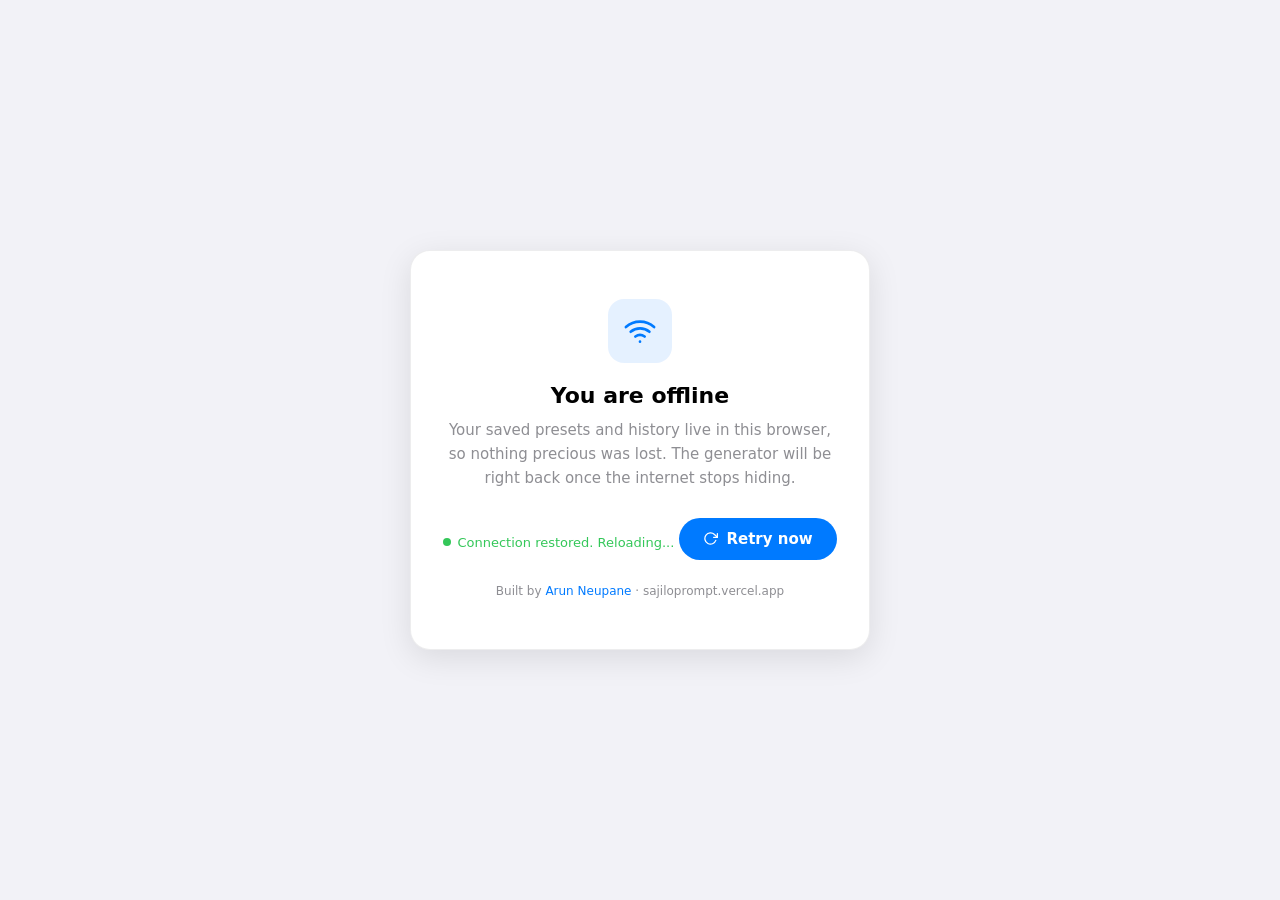
<file: offline.html>
<!doctype html>
<html lang="en">
<head>
  <meta charset="utf-8">
  <meta name="viewport" content="width=device-width, initial-scale=1, viewport-fit=cover">
  <title>You are offline | Prompt Architect</title>
  <meta name="description" content="Prompt Architect works offline for saved prompts and generated text.">
  <meta name="robots" content="noindex">
  <link rel="canonical" href="https://sajiloprompt.vercel.app/offline.html">
  <style>
    :root {
      --bg: #F2F2F7; --card: #FFFFFF; --label: #000000;
      --secondary: #8E8E93; --blue: #007AFF; --green: #34C759; --sep: rgba(60,60,67,0.09);
    }
    @media (prefers-color-scheme: dark) {
      :root { --bg: #000000; --card: #1C1C1E; --label: #FFFFFF; --secondary: #98989D; --blue: #0A84FF; --sep: rgba(84,84,88,0.36); }
    }
    * { box-sizing: border-box; margin: 0; padding: 0; }
    body {
      min-height: 100vh; min-height: 100dvh;
      display: grid; place-items: center; padding: 24px;
      background: var(--bg); color: var(--label);
      font-family: -apple-system, BlinkMacSystemFont, "SF Pro Text", "Segoe UI", system-ui, sans-serif;
      -webkit-font-smoothing: antialiased;
    }
    .card {
      width: 100%; max-width: 460px; text-align: center;
      background: var(--card); border-radius: 20px;
      border: 0.5px solid var(--sep);
      box-shadow: 0 8px 32px rgba(0,0,0,0.10); padding: 48px 32px 40px;
      animation: rise 0.5s cubic-bezier(0.34, 1.56, 0.64, 1);
    }
    @keyframes rise { from { opacity: 0; transform: translateY(16px) scale(0.98); } }
    .signal {
      width: 64px; height: 64px; margin: 0 auto 20px; border-radius: 16px;
      background: var(--tint, rgba(0,122,255,0.10));
      display: flex; align-items: center; justify-content: center;
    }
    .signal svg { width: 32px; height: 32px; stroke: var(--blue); fill: none; stroke-width: 2; stroke-linecap: round; }
    h1 { font-size: 22px; font-weight: 700; margin-bottom: 10px; }
    p { font-size: 15px; color: var(--secondary); line-height: 1.6; margin-bottom: 8px; }
    .btn {
      display: inline-flex; align-items: center; gap: 8px;
      margin-top: 20px; padding: 12px 24px; border-radius: 999px;
      background: var(--blue); color: #fff; border: none;
      font-weight: 600; font-size: 15px; cursor: pointer;
      transition: transform 0.18s, opacity 0.18s; font-family: inherit;
    }
    .btn:active { transform: scale(0.96); opacity: 0.8; }
    .status { display: inline-flex; align-items: center; gap: 6px; margin-top: 14px; font-size: 13px; color: var(--green, #34C759); }
    .status::before { content: ""; width: 8px; height: 8px; border-radius: 50%; background: currentColor; animation: pulse 1.4s infinite; }
    @keyframes pulse { 50% { opacity: 0.3; } }
    .credit { margin-top: 22px; font-size: 12px; color: var(--secondary); }
    .credit a { color: var(--blue); text-decoration: none; }
  </style>
</head>
<body>
  <main class="card">
    <div class="signal" aria-hidden="true">
      <svg viewBox="0 0 24 24"><path d="M5 12.55a11 11 0 0 1 14.08 0"/><path d="M1.42 9a16 16 0 0 1 21.16 0"/><path d="M8.53 16.11a6 6 0 0 1 6.95 0"/><line x1="12" y1="20" x2="12.01" y2="20"/></svg>
    </div>
    <h1>You are offline</h1>
    <p>Your saved presets and history live in this browser, so nothing precious was lost. The generator will be right back once the internet stops hiding.</p>
    <div class="status" id="status">Waiting for a connection</div>
    <button class="btn" id="reloadBtn">
      <svg width="15" height="15" viewBox="0 0 24 24" fill="none" stroke="currentColor" stroke-width="2" stroke-linecap="round" stroke-linejoin="round"><polyline points="23 4 23 10 17 10"/><path d="M20.49 15a9 9 0 1 1-2.12-9.36L23 10"/></svg>
      Retry now
    </button>
    <p class="credit">Built by <a href="https://github.com/arundada9000" target="_blank" rel="noopener noreferrer">Arun Neupane</a> &middot; sajiloprompt.vercel.app</p>
  </main>
  <script>
    var statusEl = document.getElementById("status");
    var reloadBtn = document.getElementById("reloadBtn");
    function connected() {
      if (navigator.onLine) {
        statusEl.textContent = "Connection restored. Reloading...";
        setTimeout(function () { location.reload(); }, 600);
      }
    }
    window.addEventListener("online", connected);
    reloadBtn.addEventListener("click", function () { location.reload(); });
    connected();
    console.log("%c Prompt Architect %c Offline is just a feature in disguise. ", "background:#0A84FF;color:#fff;padding:2px 8px;border-radius:3px 0 0 3px;", "background:#1C1C1E;color:#98989D;padding:2px 8px;border-radius:0 3px 3px 0;");
  </script>
</body>
</html>
</file>
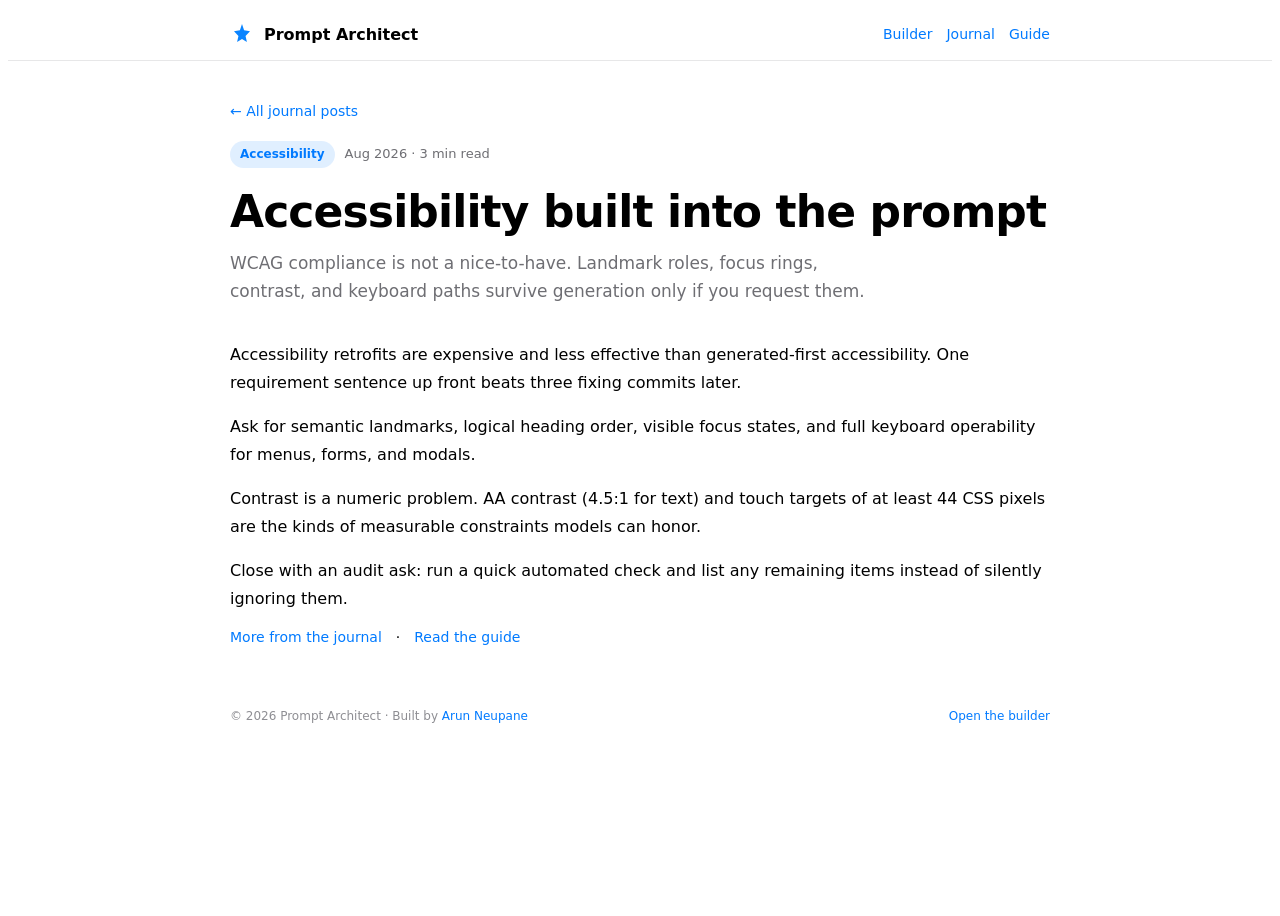
<file: journal/accessibility-built-into-the-prompt.html>
<!doctype html>
<html lang="en">
<head>
  <meta charset="utf-8">
  <meta name="viewport" content="width=device-width, initial-scale=1, viewport-fit=cover">
  <title>Accessibility built into the prompt | Prompt Architect</title>
  <meta name="description" content="WCAG compliance is not a nice-to-have. Landmark roles, focus rings, contrast, and keyboard paths survive generation only if you request them.">
  <link rel="canonical" href="https://sajiloprompt.vercel.app/journal/accessibility-built-into-the-prompt.html">
  <link rel="llms" href="/llms.txt">
  <meta property="og:type" content="article">
  <meta property="og:site_name" content="Prompt Architect">
  <meta property="og:url" content="https://sajiloprompt.vercel.app/journal/accessibility-built-into-the-prompt.html">
  <meta property="og:title" content="Accessibility built into the prompt | Prompt Architect">
  <meta property="og:description" content="WCAG compliance is not a nice-to-have. Landmark roles, focus rings, contrast, and keyboard paths survive generation only if you request them.">
  <meta property="og:image" content="https://sajiloprompt.vercel.app/og-image.png">
  <meta name="twitter:card" content="summary_large_image">
  <meta name="twitter:title" content="Accessibility built into the prompt | Prompt Architect">
  <meta name="twitter:description" content="WCAG compliance is not a nice-to-have. Landmark roles, focus rings, contrast, and keyboard paths survive generation only if you request them.">
  <meta name="twitter:image" content="https://sajiloprompt.vercel.app/og-image.png">
  <link rel="stylesheet" href="/css/pages.css">
  <link rel="icon" href="/icons/icons.svg" type="image/svg+xml">
  <link rel="apple-touch-icon" href="/icons/pwa/apple-touch-icon.png">
  <script type="application/ld+json">{"@context":"https://schema.org","@type":"Article","headline":"Accessibility built into the prompt","description":"WCAG compliance is not a nice-to-have. Landmark roles, focus rings, contrast, and keyboard paths survive generation only if you request them.","datePublished":"Aug 2026","author":{"@type":"Person","name":"Arun Neupane","url":"https://github.com/arundada9000"},"publisher":{"@type":"Organization","name":"Prompt Architect","url":"https://sajiloprompt.vercel.app"},"image":"https://sajiloprompt.vercel.app/og-image.png","mainEntityOfPage":"https://sajiloprompt.vercel.app/journal/accessibility-built-into-the-prompt.html"}</script>
</head>
<body class="page-shell">

  <header class="page-header">
    <div class="page-header-inner">
      <a class="page-brand" href="/" aria-label="Prompt Architect home">
        <svg viewBox="0 0 24 24" aria-hidden="true"><path d="M12 2l2.09 6.26L20 9.27l-4.45 4.7L16.91 20 12 16.9 7.09 20l1.36-6.03L4 9.27l5.91-1.01z"/></svg>
        Prompt Architect
      </a>
      <nav class="page-nav" aria-label="Site">
        <a href="/">Builder</a>
        <a href="/journal/">Journal</a>  
        <a href="/guide/">Guide</a>
      </nav>
    </div>
  </header>
  <main class="page-main">
    <a class="back-link" href="/journal/">&larr; All journal posts</a>
    <article class="page-prose">
      <div class="article-meta">
        <span class="tag-pill">Accessibility</span>
        <span>Aug 2026 &middot; 3 min read</span>
      </div>
      <div class="page-hero">
        <h1>Accessibility built into the prompt</h1>
        <p>WCAG compliance is not a nice-to-have. Landmark roles, focus rings, contrast, and keyboard paths survive generation only if you request them.</p>
      </div>
    <p>Accessibility retrofits are expensive and less effective than generated-first accessibility. One requirement sentence up front beats three fixing commits later.</p>
    <p>Ask for semantic landmarks, logical heading order, visible focus states, and full keyboard operability for menus, forms, and modals.</p>
    <p>Contrast is a numeric problem. AA contrast (4.5:1 for text) and touch targets of at least 44 CSS pixels are the kinds of measurable constraints models can honor.</p>
    <p>Close with an audit ask: run a quick automated check and list any remaining items instead of silently ignoring them.</p>
    </article>
    <nav class="page-nav" aria-label="Continue">
      <a href="/journal/">More from the journal</a> &middot; <a href="/guide/">Read the guide</a>
    </nav>
  </main>

  <footer class="page-footer">
    <span>&copy; 2026 Prompt Architect &middot; Built by <a href="https://github.com/arundada9000" target="_blank" rel="noopener noreferrer">Arun Neupane</a></span>
    <a href="/index.html#t=PWA">Open the builder</a>
  </footer>
</body>
</html>
</file>
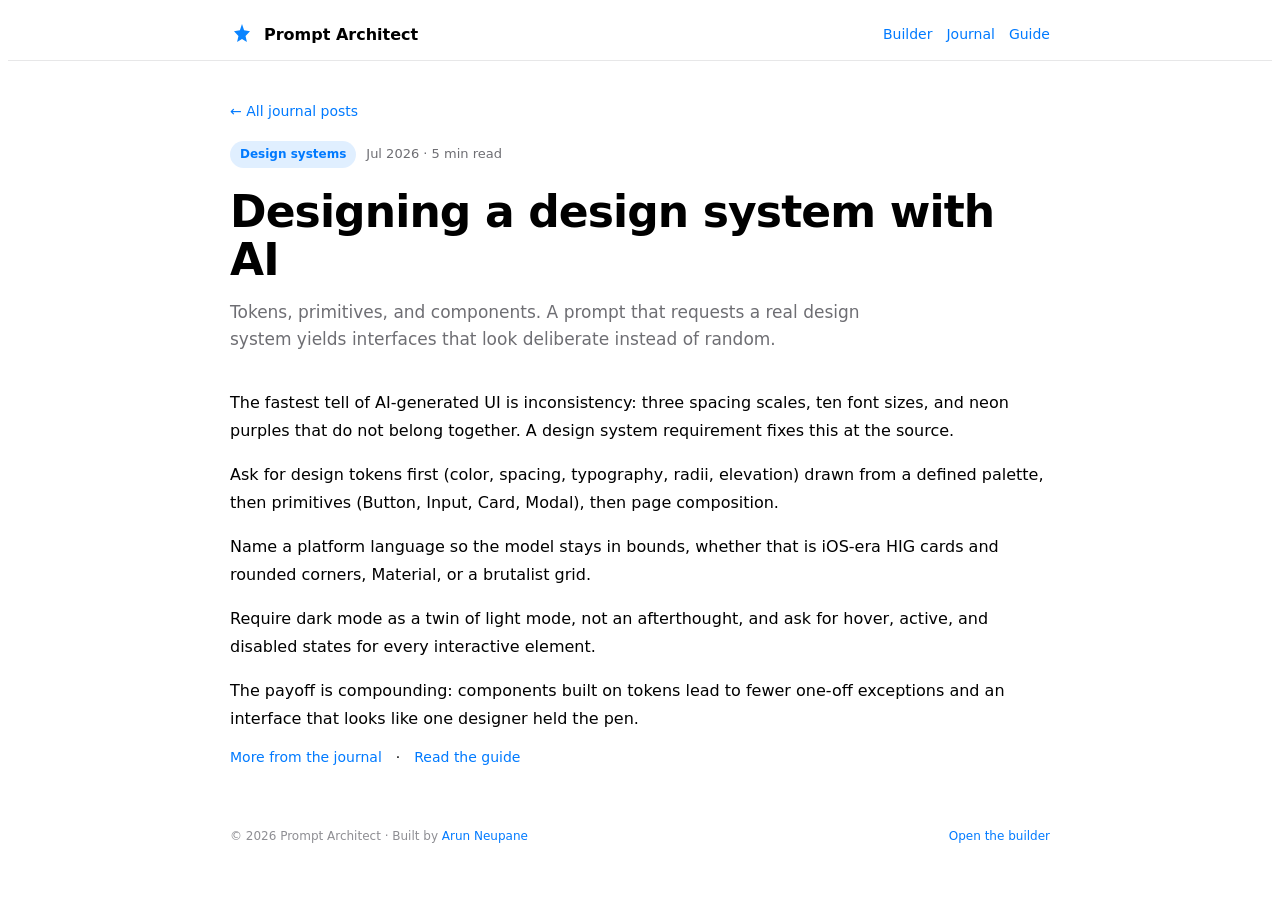
<file: journal/designing-a-design-system-with-ai.html>
<!doctype html>
<html lang="en">
<head>
  <meta charset="utf-8">
  <meta name="viewport" content="width=device-width, initial-scale=1, viewport-fit=cover">
  <title>Designing a design system with AI | Prompt Architect</title>
  <meta name="description" content="Tokens, primitives, and components. A prompt that requests a real design system yields interfaces that look deliberate instead of random.">
  <link rel="canonical" href="https://sajiloprompt.vercel.app/journal/designing-a-design-system-with-ai.html">
  <link rel="llms" href="/llms.txt">
  <meta property="og:type" content="article">
  <meta property="og:site_name" content="Prompt Architect">
  <meta property="og:url" content="https://sajiloprompt.vercel.app/journal/designing-a-design-system-with-ai.html">
  <meta property="og:title" content="Designing a design system with AI | Prompt Architect">
  <meta property="og:description" content="Tokens, primitives, and components. A prompt that requests a real design system yields interfaces that look deliberate instead of random.">
  <meta property="og:image" content="https://sajiloprompt.vercel.app/og-image.png">
  <meta name="twitter:card" content="summary_large_image">
  <meta name="twitter:title" content="Designing a design system with AI | Prompt Architect">
  <meta name="twitter:description" content="Tokens, primitives, and components. A prompt that requests a real design system yields interfaces that look deliberate instead of random.">
  <meta name="twitter:image" content="https://sajiloprompt.vercel.app/og-image.png">
  <link rel="stylesheet" href="/css/pages.css">
  <link rel="icon" href="/icons/icons.svg" type="image/svg+xml">
  <link rel="apple-touch-icon" href="/icons/pwa/apple-touch-icon.png">
  <script type="application/ld+json">{"@context":"https://schema.org","@type":"Article","headline":"Designing a design system with AI","description":"Tokens, primitives, and components. A prompt that requests a real design system yields interfaces that look deliberate instead of random.","datePublished":"Jul 2026","author":{"@type":"Person","name":"Arun Neupane","url":"https://github.com/arundada9000"},"publisher":{"@type":"Organization","name":"Prompt Architect","url":"https://sajiloprompt.vercel.app"},"image":"https://sajiloprompt.vercel.app/og-image.png","mainEntityOfPage":"https://sajiloprompt.vercel.app/journal/designing-a-design-system-with-ai.html"}</script>
</head>
<body class="page-shell">

  <header class="page-header">
    <div class="page-header-inner">
      <a class="page-brand" href="/" aria-label="Prompt Architect home">
        <svg viewBox="0 0 24 24" aria-hidden="true"><path d="M12 2l2.09 6.26L20 9.27l-4.45 4.7L16.91 20 12 16.9 7.09 20l1.36-6.03L4 9.27l5.91-1.01z"/></svg>
        Prompt Architect
      </a>
      <nav class="page-nav" aria-label="Site">
        <a href="/">Builder</a>
        <a href="/journal/">Journal</a>  
        <a href="/guide/">Guide</a>
      </nav>
    </div>
  </header>
  <main class="page-main">
    <a class="back-link" href="/journal/">&larr; All journal posts</a>
    <article class="page-prose">
      <div class="article-meta">
        <span class="tag-pill">Design systems</span>
        <span>Jul 2026 &middot; 5 min read</span>
      </div>
      <div class="page-hero">
        <h1>Designing a design system with AI</h1>
        <p>Tokens, primitives, and components. A prompt that requests a real design system yields interfaces that look deliberate instead of random.</p>
      </div>
    <p>The fastest tell of AI-generated UI is inconsistency: three spacing scales, ten font sizes, and neon purples that do not belong together. A design system requirement fixes this at the source.</p>
    <p>Ask for design tokens first (color, spacing, typography, radii, elevation) drawn from a defined palette, then primitives (Button, Input, Card, Modal), then page composition.</p>
    <p>Name a platform language so the model stays in bounds, whether that is iOS-era HIG cards and rounded corners, Material, or a brutalist grid.</p>
    <p>Require dark mode as a twin of light mode, not an afterthought, and ask for hover, active, and disabled states for every interactive element.</p>
    <p>The payoff is compounding: components built on tokens lead to fewer one-off exceptions and an interface that looks like one designer held the pen.</p>
    </article>
    <nav class="page-nav" aria-label="Continue">
      <a href="/journal/">More from the journal</a> &middot; <a href="/guide/">Read the guide</a>
    </nav>
  </main>

  <footer class="page-footer">
    <span>&copy; 2026 Prompt Architect &middot; Built by <a href="https://github.com/arundada9000" target="_blank" rel="noopener noreferrer">Arun Neupane</a></span>
    <a href="/index.html#t=PWA">Open the builder</a>
  </footer>
</body>
</html>
</file>
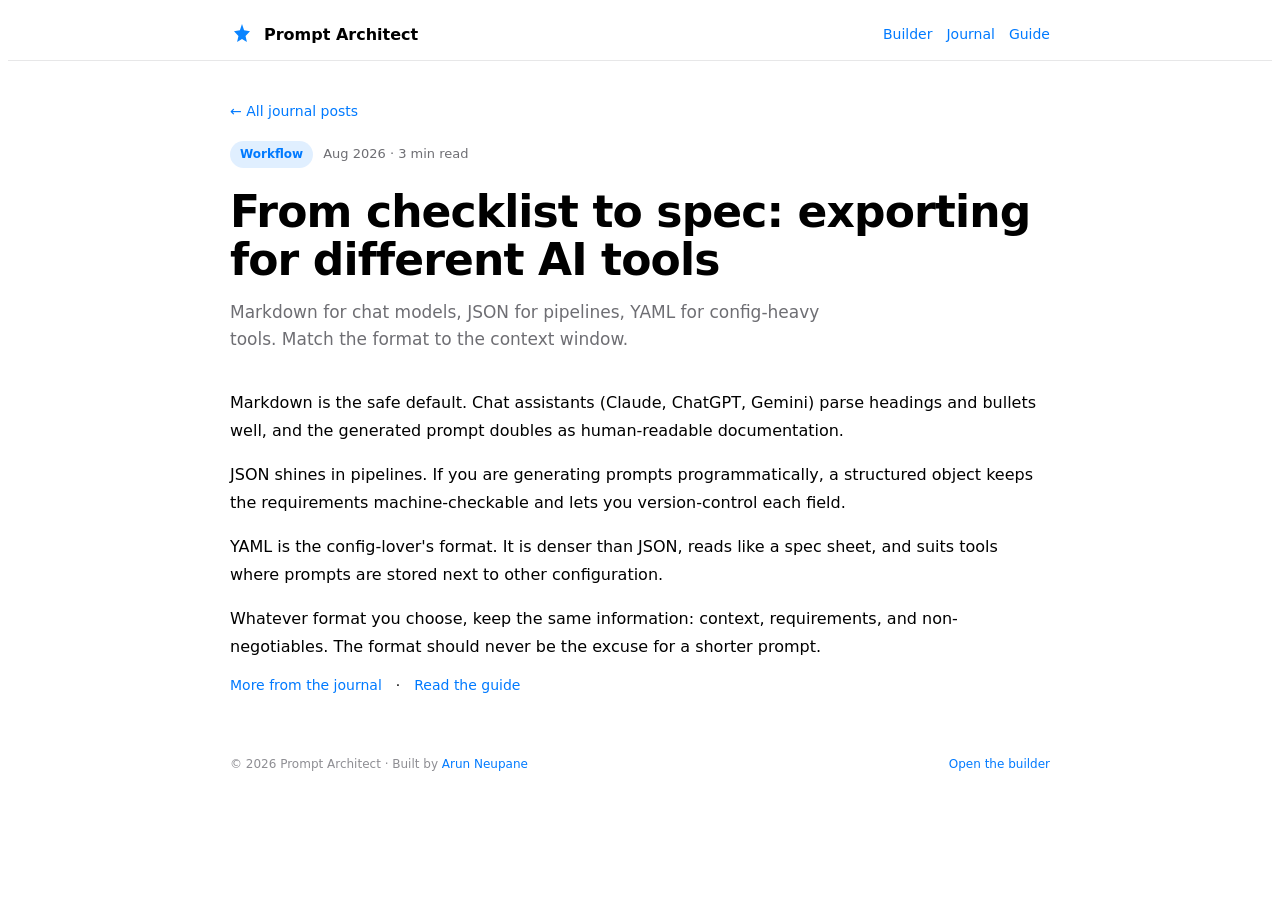
<file: journal/from-checklist-to-spec-exporting-for-different-ai-tools.html>
<!doctype html>
<html lang="en">
<head>
  <meta charset="utf-8">
  <meta name="viewport" content="width=device-width, initial-scale=1, viewport-fit=cover">
  <title>From checklist to spec: exporting for different AI tools | Prompt Architect</title>
  <meta name="description" content="Markdown for chat models, JSON for pipelines, YAML for config-heavy tools. Match the export format to the context window and the tool.">
  <link rel="canonical" href="https://sajiloprompt.vercel.app/journal/from-checklist-to-spec-exporting-for-different-ai-tools.html">
  <link rel="llms" href="/llms.txt">
  <meta property="og:type" content="article">
  <meta property="og:site_name" content="Prompt Architect">
  <meta property="og:url" content="https://sajiloprompt.vercel.app/journal/from-checklist-to-spec-exporting-for-different-ai-tools.html">
  <meta property="og:title" content="From checklist to spec: exporting for different AI tools | Prompt Architect">
  <meta property="og:description" content="Markdown for chat models, JSON for pipelines, YAML for config-heavy tools. Match the export format to the context window and the tool.">
  <meta property="og:image" content="https://sajiloprompt.vercel.app/og-image.png">
  <meta name="twitter:card" content="summary_large_image">
  <meta name="twitter:title" content="From checklist to spec: exporting for different AI tools | Prompt Architect">
  <meta name="twitter:description" content="Markdown for chat models, JSON for pipelines, YAML for config-heavy tools. Match the export format to the context window and the tool.">
  <meta name="twitter:image" content="https://sajiloprompt.vercel.app/og-image.png">
  <link rel="stylesheet" href="/css/pages.css">
  <link rel="icon" href="/icons/icons.svg" type="image/svg+xml">
  <link rel="apple-touch-icon" href="/icons/pwa/apple-touch-icon.png">
  <script type="application/ld+json">{"@context":"https://schema.org","@type":"Article","headline":"From checklist to spec: exporting for different AI tools","description":"Markdown for chat models, JSON for pipelines, YAML for config-heavy tools. Match the export format to the context window and the tool.","datePublished":"Aug 2026","author":{"@type":"Person","name":"Arun Neupane","url":"https://github.com/arundada9000"},"publisher":{"@type":"Organization","name":"Prompt Architect","url":"https://sajiloprompt.vercel.app"},"image":"https://sajiloprompt.vercel.app/og-image.png","mainEntityOfPage":"https://sajiloprompt.vercel.app/journal/from-checklist-to-spec-exporting-for-different-ai-tools.html"}</script>
</head>
<body class="page-shell">

  <header class="page-header">
    <div class="page-header-inner">
      <a class="page-brand" href="/" aria-label="Prompt Architect home">
        <svg viewBox="0 0 24 24" aria-hidden="true"><path d="M12 2l2.09 6.26L20 9.27l-4.45 4.7L16.91 20 12 16.9 7.09 20l1.36-6.03L4 9.27l5.91-1.01z"/></svg>
        Prompt Architect
      </a>
      <nav class="page-nav" aria-label="Site">
        <a href="/">Builder</a>
        <a href="/journal/">Journal</a>  
        <a href="/guide/">Guide</a>
      </nav>
    </div>
  </header>
  <main class="page-main">
    <a class="back-link" href="/journal/">&larr; All journal posts</a>
    <article class="page-prose">
      <div class="article-meta">
        <span class="tag-pill">Workflow</span>
        <span>Aug 2026 &middot; 3 min read</span>
      </div>
      <div class="page-hero">
        <h1>From checklist to spec: exporting for different AI tools</h1>
        <p>Markdown for chat models, JSON for pipelines, YAML for config-heavy tools. Match the format to the context window.</p>
      </div>
    <p>Markdown is the safe default. Chat assistants (Claude, ChatGPT, Gemini) parse headings and bullets well, and the generated prompt doubles as human-readable documentation.</p>
    <p>JSON shines in pipelines. If you are generating prompts programmatically, a structured object keeps the requirements machine-checkable and lets you version-control each field.</p>
    <p>YAML is the config-lover&#39;s format. It is denser than JSON, reads like a spec sheet, and suits tools where prompts are stored next to other configuration.</p>
    <p>Whatever format you choose, keep the same information: context, requirements, and non-negotiables. The format should never be the excuse for a shorter prompt.</p>
    </article>
    <nav class="page-nav" aria-label="Continue">
      <a href="/journal/">More from the journal</a> &middot; <a href="/guide/">Read the guide</a>
    </nav>
  </main>

  <footer class="page-footer">
    <span>&copy; 2026 Prompt Architect &middot; Built by <a href="https://github.com/arundada9000" target="_blank" rel="noopener noreferrer">Arun Neupane</a></span>
    <a href="/index.html#t=PWA">Open the builder</a>
  </footer>
</body>
</html>
</file>
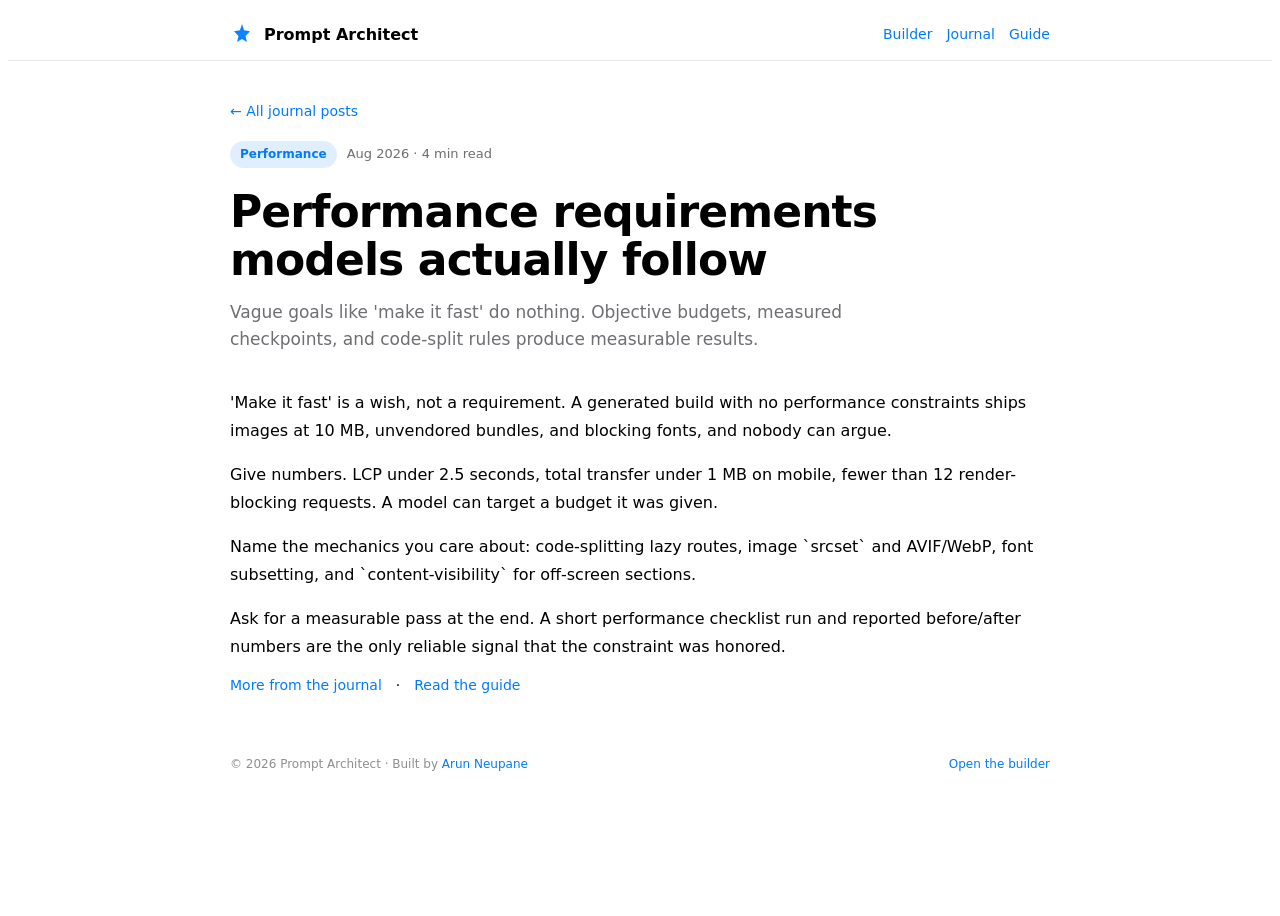
<file: journal/performance-requirements-models-actually-follow.html>
<!doctype html>
<html lang="en">
<head>
  <meta charset="utf-8">
  <meta name="viewport" content="width=device-width, initial-scale=1, viewport-fit=cover">
  <title>Performance requirements models actually follow | Prompt Architect</title>
  <meta name="description" content="Vague goals like &#39;make it fast&#39; do nothing. Objective budgets, measured checkpoints, and code-split rules produce measurable results.">
  <link rel="canonical" href="https://sajiloprompt.vercel.app/journal/performance-requirements-models-actually-follow.html">
  <link rel="llms" href="/llms.txt">
  <meta property="og:type" content="article">
  <meta property="og:site_name" content="Prompt Architect">
  <meta property="og:url" content="https://sajiloprompt.vercel.app/journal/performance-requirements-models-actually-follow.html">
  <meta property="og:title" content="Performance requirements models actually follow | Prompt Architect">
  <meta property="og:description" content="Vague goals like &#39;make it fast&#39; do nothing. Objective budgets, measured checkpoints, and code-split rules produce measurable results.">
  <meta property="og:image" content="https://sajiloprompt.vercel.app/og-image.png">
  <meta name="twitter:card" content="summary_large_image">
  <meta name="twitter:title" content="Performance requirements models actually follow | Prompt Architect">
  <meta name="twitter:description" content="Vague goals like &#39;make it fast&#39; do nothing. Objective budgets, measured checkpoints, and code-split rules produce measurable results.">
  <meta name="twitter:image" content="https://sajiloprompt.vercel.app/og-image.png">
  <link rel="stylesheet" href="/css/pages.css">
  <link rel="icon" href="/icons/icons.svg" type="image/svg+xml">
  <link rel="apple-touch-icon" href="/icons/pwa/apple-touch-icon.png">
  <script type="application/ld+json">{"@context":"https://schema.org","@type":"Article","headline":"Performance requirements models actually follow","description":"Vague goals like 'make it fast' do nothing. Objective budgets, measured checkpoints, and code-split rules produce measurable results.","datePublished":"Aug 2026","author":{"@type":"Person","name":"Arun Neupane","url":"https://github.com/arundada9000"},"publisher":{"@type":"Organization","name":"Prompt Architect","url":"https://sajiloprompt.vercel.app"},"image":"https://sajiloprompt.vercel.app/og-image.png","mainEntityOfPage":"https://sajiloprompt.vercel.app/journal/performance-requirements-models-actually-follow.html"}</script>
</head>
<body class="page-shell">

  <header class="page-header">
    <div class="page-header-inner">
      <a class="page-brand" href="/" aria-label="Prompt Architect home">
        <svg viewBox="0 0 24 24" aria-hidden="true"><path d="M12 2l2.09 6.26L20 9.27l-4.45 4.7L16.91 20 12 16.9 7.09 20l1.36-6.03L4 9.27l5.91-1.01z"/></svg>
        Prompt Architect
      </a>
      <nav class="page-nav" aria-label="Site">
        <a href="/">Builder</a>
        <a href="/journal/">Journal</a>  
        <a href="/guide/">Guide</a>
      </nav>
    </div>
  </header>
  <main class="page-main">
    <a class="back-link" href="/journal/">&larr; All journal posts</a>
    <article class="page-prose">
      <div class="article-meta">
        <span class="tag-pill">Performance</span>
        <span>Aug 2026 &middot; 4 min read</span>
      </div>
      <div class="page-hero">
        <h1>Performance requirements models actually follow</h1>
        <p>Vague goals like &#39;make it fast&#39; do nothing. Objective budgets, measured checkpoints, and code-split rules produce measurable results.</p>
      </div>
    <p>&#39;Make it fast&#39; is a wish, not a requirement. A generated build with no performance constraints ships images at 10 MB, unvendored bundles, and blocking fonts, and nobody can argue.</p>
    <p>Give numbers. LCP under 2.5 seconds, total transfer under 1 MB on mobile, fewer than 12 render-blocking requests. A model can target a budget it was given.</p>
    <p>Name the mechanics you care about: code-splitting lazy routes, image `srcset` and AVIF/WebP, font subsetting, and `content-visibility` for off-screen sections.</p>
    <p>Ask for a measurable pass at the end. A short performance checklist run and reported before/after numbers are the only reliable signal that the constraint was honored.</p>
    </article>
    <nav class="page-nav" aria-label="Continue">
      <a href="/journal/">More from the journal</a> &middot; <a href="/guide/">Read the guide</a>
    </nav>
  </main>

  <footer class="page-footer">
    <span>&copy; 2026 Prompt Architect &middot; Built by <a href="https://github.com/arundada9000" target="_blank" rel="noopener noreferrer">Arun Neupane</a></span>
    <a href="/index.html#t=PWA">Open the builder</a>
  </footer>
</body>
</html>
</file>
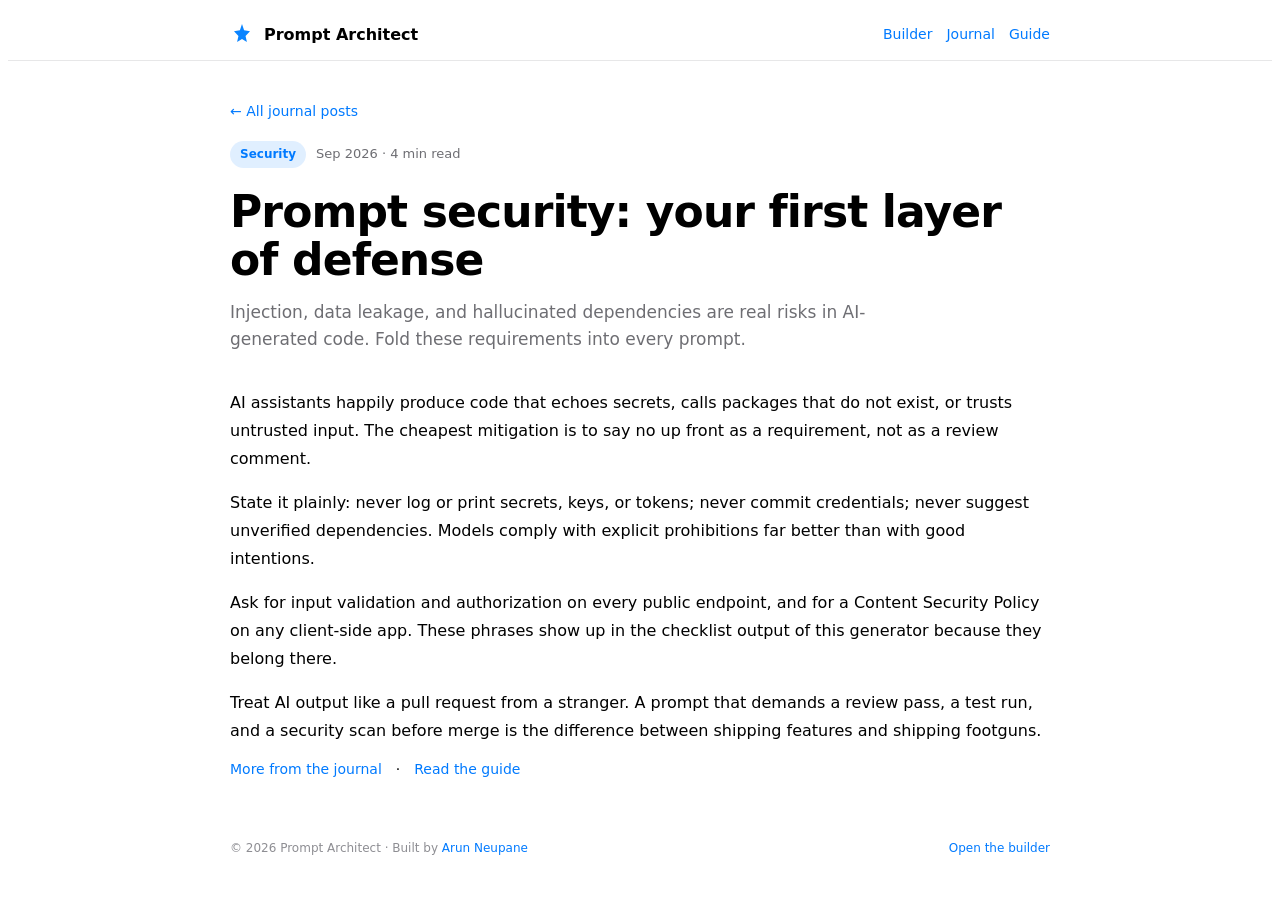
<file: journal/prompt-security-your-first-layer-of-defense.html>
<!doctype html>
<html lang="en">
<head>
  <meta charset="utf-8">
  <meta name="viewport" content="width=device-width, initial-scale=1, viewport-fit=cover">
  <title>Prompt security: your first layer of defense | Prompt Architect</title>
  <meta name="description" content="Injection, data leakage, and hallucinated dependencies are real risks in AI-generated code. Fold these requirements into every prompt.">
  <link rel="canonical" href="https://sajiloprompt.vercel.app/journal/prompt-security-your-first-layer-of-defense.html">
  <link rel="llms" href="/llms.txt">
  <meta property="og:type" content="article">
  <meta property="og:site_name" content="Prompt Architect">
  <meta property="og:url" content="https://sajiloprompt.vercel.app/journal/prompt-security-your-first-layer-of-defense.html">
  <meta property="og:title" content="Prompt security: your first layer of defense | Prompt Architect">
  <meta property="og:description" content="Injection, data leakage, and hallucinated dependencies are real risks in AI-generated code. Fold these requirements into every prompt.">
  <meta property="og:image" content="https://sajiloprompt.vercel.app/og-image.png">
  <meta name="twitter:card" content="summary_large_image">
  <meta name="twitter:title" content="Prompt security: your first layer of defense | Prompt Architect">
  <meta name="twitter:description" content="Injection, data leakage, and hallucinated dependencies are real risks in AI-generated code. Fold these requirements into every prompt.">
  <meta name="twitter:image" content="https://sajiloprompt.vercel.app/og-image.png">
  <link rel="stylesheet" href="/css/pages.css">
  <link rel="icon" href="/icons/icons.svg" type="image/svg+xml">
  <link rel="apple-touch-icon" href="/icons/pwa/apple-touch-icon.png">
  <script type="application/ld+json">{"@context":"https://schema.org","@type":"Article","headline":"Prompt security: your first layer of defense","description":"Injection, data leakage, and hallucinated dependencies are real risks in AI-generated code. Fold these requirements into every prompt.","datePublished":"Sep 2026","author":{"@type":"Person","name":"Arun Neupane","url":"https://github.com/arundada9000"},"publisher":{"@type":"Organization","name":"Prompt Architect","url":"https://sajiloprompt.vercel.app"},"image":"https://sajiloprompt.vercel.app/og-image.png","mainEntityOfPage":"https://sajiloprompt.vercel.app/journal/prompt-security-your-first-layer-of-defense.html"}</script>
</head>
<body class="page-shell">

  <header class="page-header">
    <div class="page-header-inner">
      <a class="page-brand" href="/" aria-label="Prompt Architect home">
        <svg viewBox="0 0 24 24" aria-hidden="true"><path d="M12 2l2.09 6.26L20 9.27l-4.45 4.7L16.91 20 12 16.9 7.09 20l1.36-6.03L4 9.27l5.91-1.01z"/></svg>
        Prompt Architect
      </a>
      <nav class="page-nav" aria-label="Site">
        <a href="/">Builder</a>
        <a href="/journal/">Journal</a>  
        <a href="/guide/">Guide</a>
      </nav>
    </div>
  </header>
  <main class="page-main">
    <a class="back-link" href="/journal/">&larr; All journal posts</a>
    <article class="page-prose">
      <div class="article-meta">
        <span class="tag-pill">Security</span>
        <span>Sep 2026 &middot; 4 min read</span>
      </div>
      <div class="page-hero">
        <h1>Prompt security: your first layer of defense</h1>
        <p>Injection, data leakage, and hallucinated dependencies are real risks in AI-generated code. Fold these requirements into every prompt.</p>
      </div>
    <p>AI assistants happily produce code that echoes secrets, calls packages that do not exist, or trusts untrusted input. The cheapest mitigation is to say no up front as a requirement, not as a review comment.</p>
    <p>State it plainly: never log or print secrets, keys, or tokens; never commit credentials; never suggest unverified dependencies. Models comply with explicit prohibitions far better than with good intentions.</p>
    <p>Ask for input validation and authorization on every public endpoint, and for a Content Security Policy on any client-side app. These phrases show up in the checklist output of this generator because they belong there.</p>
    <p>Treat AI output like a pull request from a stranger. A prompt that demands a review pass, a test run, and a security scan before merge is the difference between shipping features and shipping footguns.</p>
    </article>
    <nav class="page-nav" aria-label="Continue">
      <a href="/journal/">More from the journal</a> &middot; <a href="/guide/">Read the guide</a>
    </nav>
  </main>

  <footer class="page-footer">
    <span>&copy; 2026 Prompt Architect &middot; Built by <a href="https://github.com/arundada9000" target="_blank" rel="noopener noreferrer">Arun Neupane</a></span>
    <a href="/index.html#t=PWA">Open the builder</a>
  </footer>
</body>
</html>
</file>
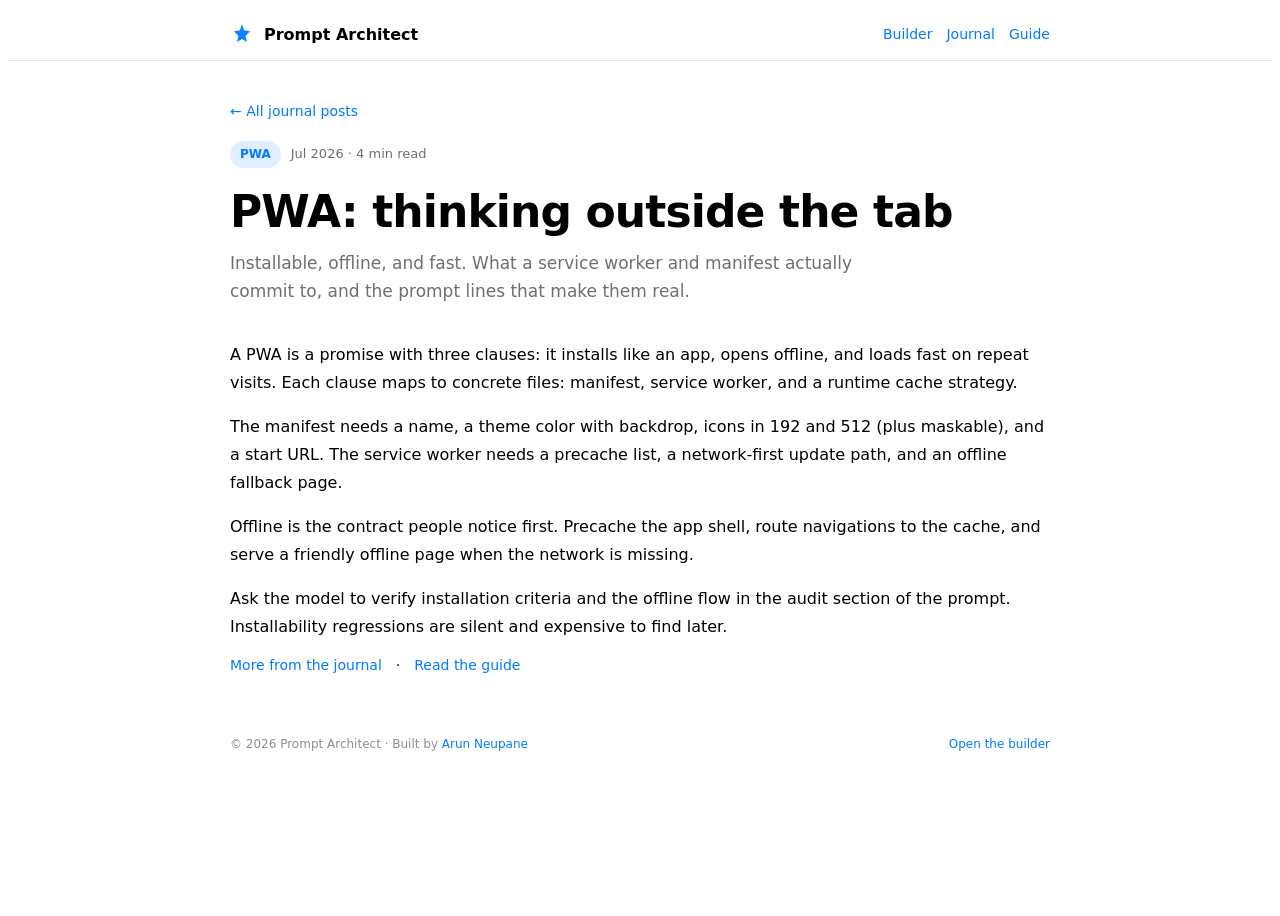
<file: journal/pwa-thinking-outside-the-tab.html>
<!doctype html>
<html lang="en">
<head>
  <meta charset="utf-8">
  <meta name="viewport" content="width=device-width, initial-scale=1, viewport-fit=cover">
  <title>PWA: thinking outside the tab | Prompt Architect</title>
  <meta name="description" content="Installable, offline, and fast. What a service worker and manifest actually commit to, and the prompt lines that make them real.">
  <link rel="canonical" href="https://sajiloprompt.vercel.app/journal/pwa-thinking-outside-the-tab.html">
  <link rel="llms" href="/llms.txt">
  <meta property="og:type" content="article">
  <meta property="og:site_name" content="Prompt Architect">
  <meta property="og:url" content="https://sajiloprompt.vercel.app/journal/pwa-thinking-outside-the-tab.html">
  <meta property="og:title" content="PWA: thinking outside the tab | Prompt Architect">
  <meta property="og:description" content="Installable, offline, and fast. What a service worker and manifest actually commit to, and the prompt lines that make them real.">
  <meta property="og:image" content="https://sajiloprompt.vercel.app/og-image.png">
  <meta name="twitter:card" content="summary_large_image">
  <meta name="twitter:title" content="PWA: thinking outside the tab | Prompt Architect">
  <meta name="twitter:description" content="Installable, offline, and fast. What a service worker and manifest actually commit to, and the prompt lines that make them real.">
  <meta name="twitter:image" content="https://sajiloprompt.vercel.app/og-image.png">
  <link rel="stylesheet" href="/css/pages.css">
  <link rel="icon" href="/icons/icons.svg" type="image/svg+xml">
  <link rel="apple-touch-icon" href="/icons/pwa/apple-touch-icon.png">
  <script type="application/ld+json">{"@context":"https://schema.org","@type":"Article","headline":"PWA: thinking outside the tab","description":"Installable, offline, and fast. What a service worker and manifest actually commit to, and the prompt lines that make them real.","datePublished":"Jul 2026","author":{"@type":"Person","name":"Arun Neupane","url":"https://github.com/arundada9000"},"publisher":{"@type":"Organization","name":"Prompt Architect","url":"https://sajiloprompt.vercel.app"},"image":"https://sajiloprompt.vercel.app/og-image.png","mainEntityOfPage":"https://sajiloprompt.vercel.app/journal/pwa-thinking-outside-the-tab.html"}</script>
</head>
<body class="page-shell">

  <header class="page-header">
    <div class="page-header-inner">
      <a class="page-brand" href="/" aria-label="Prompt Architect home">
        <svg viewBox="0 0 24 24" aria-hidden="true"><path d="M12 2l2.09 6.26L20 9.27l-4.45 4.7L16.91 20 12 16.9 7.09 20l1.36-6.03L4 9.27l5.91-1.01z"/></svg>
        Prompt Architect
      </a>
      <nav class="page-nav" aria-label="Site">
        <a href="/">Builder</a>
        <a href="/journal/">Journal</a>  
        <a href="/guide/">Guide</a>
      </nav>
    </div>
  </header>
  <main class="page-main">
    <a class="back-link" href="/journal/">&larr; All journal posts</a>
    <article class="page-prose">
      <div class="article-meta">
        <span class="tag-pill">PWA</span>
        <span>Jul 2026 &middot; 4 min read</span>
      </div>
      <div class="page-hero">
        <h1>PWA: thinking outside the tab</h1>
        <p>Installable, offline, and fast. What a service worker and manifest actually commit to, and the prompt lines that make them real.</p>
      </div>
    <p>A PWA is a promise with three clauses: it installs like an app, opens offline, and loads fast on repeat visits. Each clause maps to concrete files: manifest, service worker, and a runtime cache strategy.</p>
    <p>The manifest needs a name, a theme color with backdrop, icons in 192 and 512 (plus maskable), and a start URL. The service worker needs a precache list, a network-first update path, and an offline fallback page.</p>
    <p>Offline is the contract people notice first. Precache the app shell, route navigations to the cache, and serve a friendly offline page when the network is missing.</p>
    <p>Ask the model to verify installation criteria and the offline flow in the audit section of the prompt. Installability regressions are silent and expensive to find later.</p>
    </article>
    <nav class="page-nav" aria-label="Continue">
      <a href="/journal/">More from the journal</a> &middot; <a href="/guide/">Read the guide</a>
    </nav>
  </main>

  <footer class="page-footer">
    <span>&copy; 2026 Prompt Architect &middot; Built by <a href="https://github.com/arundada9000" target="_blank" rel="noopener noreferrer">Arun Neupane</a></span>
    <a href="/index.html#t=PWA">Open the builder</a>
  </footer>
</body>
</html>
</file>
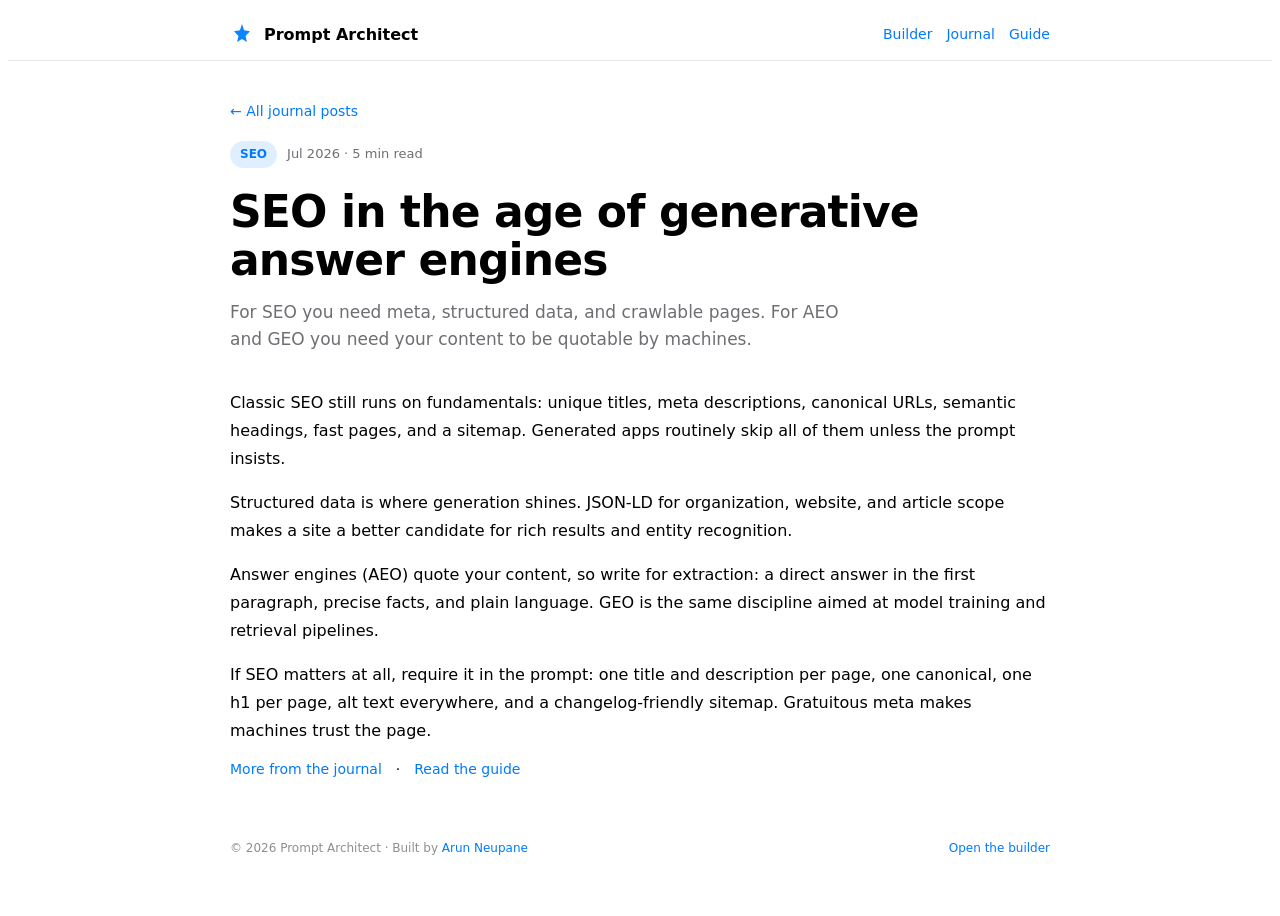
<file: journal/seo-and-generative-engine-optimization.html>
<!doctype html>
<html lang="en">
<head>
  <meta charset="utf-8">
  <meta name="viewport" content="width=device-width, initial-scale=1, viewport-fit=cover">
  <title>SEO in the age of generative answer engines | Prompt Architect</title>
  <meta name="description" content="For SEO you need meta, structured data, and crawlable pages. For AEO and GEO you need your content to be quotable by machines.">
  <link rel="canonical" href="https://sajiloprompt.vercel.app/journal/seo-and-generative-engine-optimization.html">
  <link rel="llms" href="/llms.txt">
  <meta property="og:type" content="article">
  <meta property="og:site_name" content="Prompt Architect">
  <meta property="og:url" content="https://sajiloprompt.vercel.app/journal/seo-and-generative-engine-optimization.html">
  <meta property="og:title" content="SEO in the age of generative answer engines | Prompt Architect">
  <meta property="og:description" content="For SEO you need meta, structured data, and crawlable pages. For AEO and GEO you need your content to be quotable by machines.">
  <meta property="og:image" content="https://sajiloprompt.vercel.app/og-image.png">
  <meta name="twitter:card" content="summary_large_image">
  <meta name="twitter:title" content="SEO in the age of generative answer engines | Prompt Architect">
  <meta name="twitter:description" content="For SEO you need meta, structured data, and crawlable pages. For AEO and GEO you need your content to be quotable by machines.">
  <meta name="twitter:image" content="https://sajiloprompt.vercel.app/og-image.png">
  <link rel="stylesheet" href="/css/pages.css">
  <link rel="icon" href="/icons/icons.svg" type="image/svg+xml">
  <link rel="apple-touch-icon" href="/icons/pwa/apple-touch-icon.png">
  <script type="application/ld+json">{"@context":"https://schema.org","@type":"Article","headline":"SEO in the age of generative answer engines","description":"For SEO you need meta, structured data, and crawlable pages. For AEO and GEO you need your content to be quotable by machines.","datePublished":"Jul 2026","author":{"@type":"Person","name":"Arun Neupane","url":"https://github.com/arundada9000"},"publisher":{"@type":"Organization","name":"Prompt Architect","url":"https://sajiloprompt.vercel.app"},"image":"https://sajiloprompt.vercel.app/og-image.png","mainEntityOfPage":"https://sajiloprompt.vercel.app/journal/seo-and-generative-engine-optimization.html"}</script>
</head>
<body class="page-shell">

  <header class="page-header">
    <div class="page-header-inner">
      <a class="page-brand" href="/" aria-label="Prompt Architect home">
        <svg viewBox="0 0 24 24" aria-hidden="true"><path d="M12 2l2.09 6.26L20 9.27l-4.45 4.7L16.91 20 12 16.9 7.09 20l1.36-6.03L4 9.27l5.91-1.01z"/></svg>
        Prompt Architect
      </a>
      <nav class="page-nav" aria-label="Site">
        <a href="/">Builder</a>
        <a href="/journal/">Journal</a>  
        <a href="/guide/">Guide</a>
      </nav>
    </div>
  </header>
  <main class="page-main">
    <a class="back-link" href="/journal/">&larr; All journal posts</a>
    <article class="page-prose">
      <div class="article-meta">
        <span class="tag-pill">SEO</span>
        <span>Jul 2026 &middot; 5 min read</span>
      </div>
      <div class="page-hero">
        <h1>SEO in the age of generative answer engines</h1>
        <p>For SEO you need meta, structured data, and crawlable pages. For AEO and GEO you need your content to be quotable by machines.</p>
      </div>
    <p>Classic SEO still runs on fundamentals: unique titles, meta descriptions, canonical URLs, semantic headings, fast pages, and a sitemap. Generated apps routinely skip all of them unless the prompt insists.</p>
    <p>Structured data is where generation shines. JSON-LD for organization, website, and article scope makes a site a better candidate for rich results and entity recognition.</p>
    <p>Answer engines (AEO) quote your content, so write for extraction: a direct answer in the first paragraph, precise facts, and plain language. GEO is the same discipline aimed at model training and retrieval pipelines.</p>
    <p>If SEO matters at all, require it in the prompt: one title and description per page, one canonical, one h1 per page, alt text everywhere, and a changelog-friendly sitemap. Gratuitous meta makes machines trust the page.</p>
    </article>
    <nav class="page-nav" aria-label="Continue">
      <a href="/journal/">More from the journal</a> &middot; <a href="/guide/">Read the guide</a>
    </nav>
  </main>

  <footer class="page-footer">
    <span>&copy; 2026 Prompt Architect &middot; Built by <a href="https://github.com/arundada9000" target="_blank" rel="noopener noreferrer">Arun Neupane</a></span>
    <a href="/index.html#t=PWA">Open the builder</a>
  </footer>
</body>
</html>
</file>
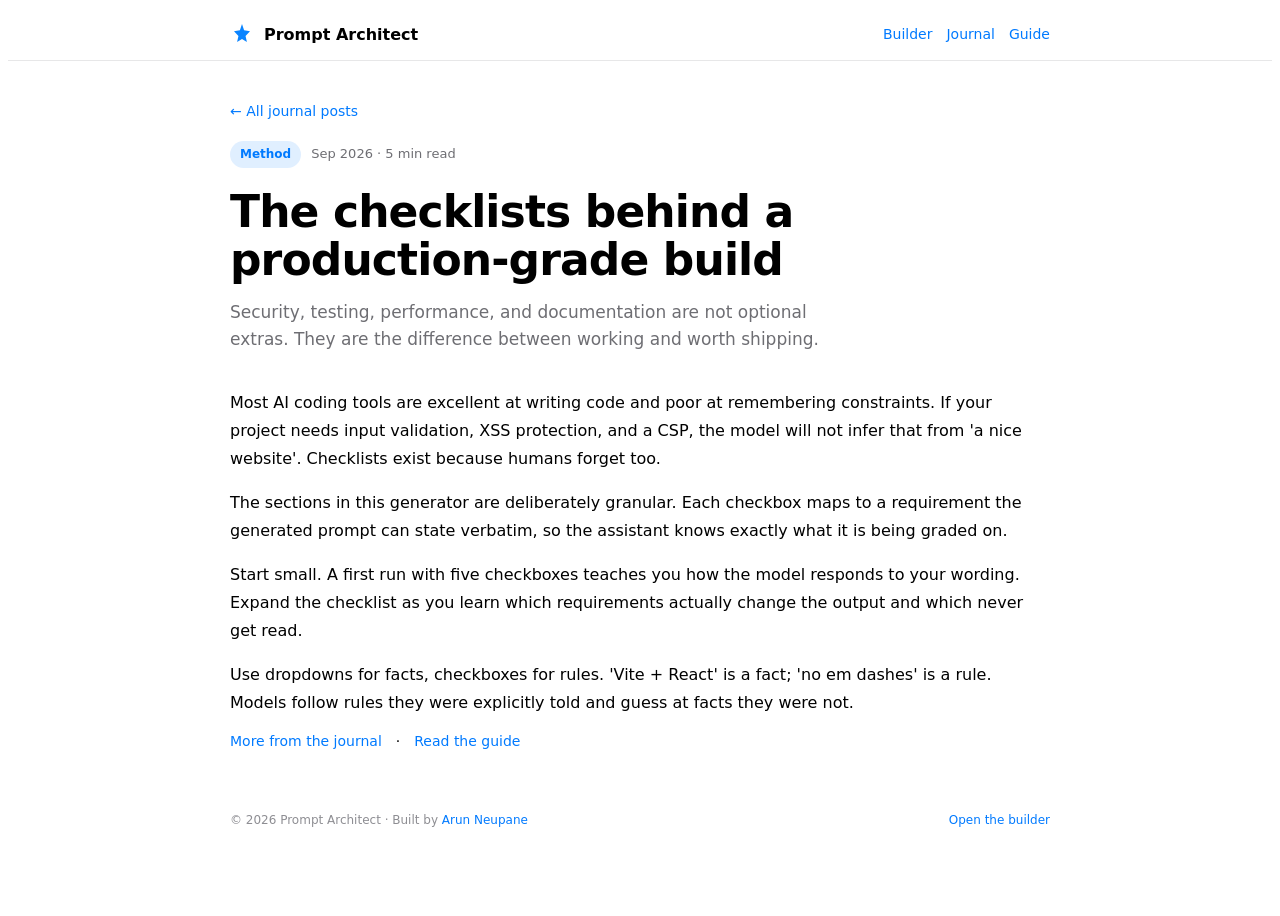
<file: journal/the-checklists-behind-a-production-grade-build.html>
<!doctype html>
<html lang="en">
<head>
  <meta charset="utf-8">
  <meta name="viewport" content="width=device-width, initial-scale=1, viewport-fit=cover">
  <title>The checklists behind a production-grade build | Prompt Architect</title>
  <meta name="description" content="Security, testing, performance, and documentation are not optional extras. They are the difference between working and worth shipping.">
  <link rel="canonical" href="https://sajiloprompt.vercel.app/journal/the-checklists-behind-a-production-grade-build.html">
  <link rel="llms" href="/llms.txt">
  <meta property="og:type" content="article">
  <meta property="og:site_name" content="Prompt Architect">
  <meta property="og:url" content="https://sajiloprompt.vercel.app/journal/the-checklists-behind-a-production-grade-build.html">
  <meta property="og:title" content="The checklists behind a production-grade build | Prompt Architect">
  <meta property="og:description" content="Security, testing, performance, and documentation are not optional extras. They are the difference between working and worth shipping.">
  <meta property="og:image" content="https://sajiloprompt.vercel.app/og-image.png">
  <meta name="twitter:card" content="summary_large_image">
  <meta name="twitter:title" content="The checklists behind a production-grade build | Prompt Architect">
  <meta name="twitter:description" content="Security, testing, performance, and documentation are not optional extras. They are the difference between working and worth shipping.">
  <meta name="twitter:image" content="https://sajiloprompt.vercel.app/og-image.png">
  <link rel="stylesheet" href="/css/pages.css">
  <link rel="icon" href="/icons/icons.svg" type="image/svg+xml">
  <link rel="apple-touch-icon" href="/icons/pwa/apple-touch-icon.png">
  <script type="application/ld+json">{"@context":"https://schema.org","@type":"Article","headline":"The checklists behind a production-grade build","description":"Security, testing, performance, and documentation are not optional extras. They are the difference between working and worth shipping.","datePublished":"Sep 2026","author":{"@type":"Person","name":"Arun Neupane","url":"https://github.com/arundada9000"},"publisher":{"@type":"Organization","name":"Prompt Architect","url":"https://sajiloprompt.vercel.app"},"image":"https://sajiloprompt.vercel.app/og-image.png","mainEntityOfPage":"https://sajiloprompt.vercel.app/journal/the-checklists-behind-a-production-grade-build.html"}</script>
</head>
<body class="page-shell">

  <header class="page-header">
    <div class="page-header-inner">
      <a class="page-brand" href="/" aria-label="Prompt Architect home">
        <svg viewBox="0 0 24 24" aria-hidden="true"><path d="M12 2l2.09 6.26L20 9.27l-4.45 4.7L16.91 20 12 16.9 7.09 20l1.36-6.03L4 9.27l5.91-1.01z"/></svg>
        Prompt Architect
      </a>
      <nav class="page-nav" aria-label="Site">
        <a href="/">Builder</a>
        <a href="/journal/">Journal</a>  
        <a href="/guide/">Guide</a>
      </nav>
    </div>
  </header>
  <main class="page-main">
    <a class="back-link" href="/journal/">&larr; All journal posts</a>
    <article class="page-prose">
      <div class="article-meta">
        <span class="tag-pill">Method</span>
        <span>Sep 2026 &middot; 5 min read</span>
      </div>
      <div class="page-hero">
        <h1>The checklists behind a production-grade build</h1>
        <p>Security, testing, performance, and documentation are not optional extras. They are the difference between working and worth shipping.</p>
      </div>
    <p>Most AI coding tools are excellent at writing code and poor at remembering constraints. If your project needs input validation, XSS protection, and a CSP, the model will not infer that from &#39;a nice website&#39;. Checklists exist because humans forget too.</p>
    <p>The sections in this generator are deliberately granular. Each checkbox maps to a requirement the generated prompt can state verbatim, so the assistant knows exactly what it is being graded on.</p>
    <p>Start small. A first run with five checkboxes teaches you how the model responds to your wording. Expand the checklist as you learn which requirements actually change the output and which never get read.</p>
    <p>Use dropdowns for facts, checkboxes for rules. &#39;Vite + React&#39; is a fact; &#39;no em dashes&#39; is a rule. Models follow rules they were explicitly told and guess at facts they were not.</p>
    </article>
    <nav class="page-nav" aria-label="Continue">
      <a href="/journal/">More from the journal</a> &middot; <a href="/guide/">Read the guide</a>
    </nav>
  </main>

  <footer class="page-footer">
    <span>&copy; 2026 Prompt Architect &middot; Built by <a href="https://github.com/arundada9000" target="_blank" rel="noopener noreferrer">Arun Neupane</a></span>
    <a href="/index.html#t=PWA">Open the builder</a>
  </footer>
</body>
</html>
</file>
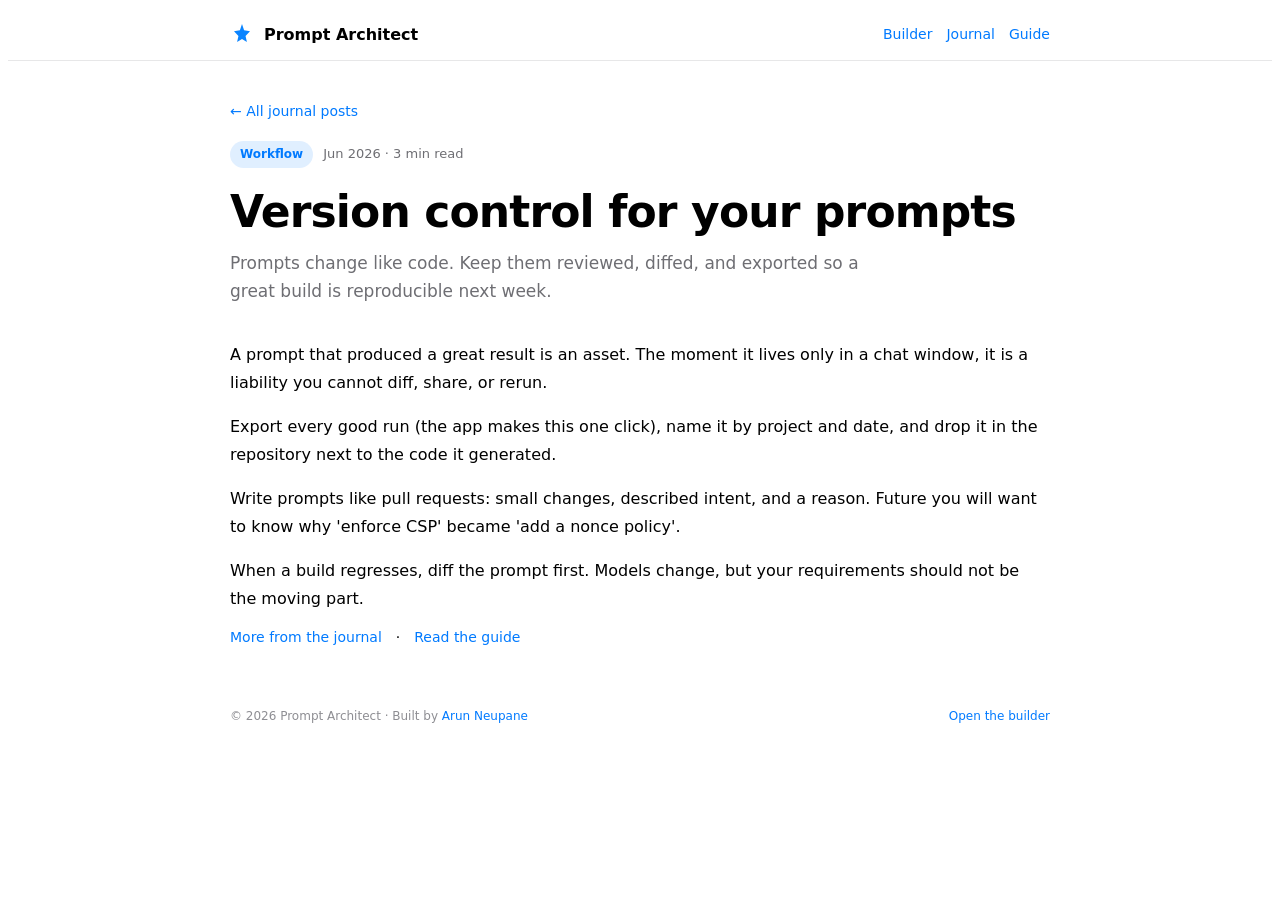
<file: journal/version-control-for-your-prompts.html>
<!doctype html>
<html lang="en">
<head>
  <meta charset="utf-8">
  <meta name="viewport" content="width=device-width, initial-scale=1, viewport-fit=cover">
  <title>Version control for your prompts | Prompt Architect</title>
  <meta name="description" content="Prompts change like code. Keep them reviewed, diffed, and exported so a great build is reproducible next week.">
  <link rel="canonical" href="https://sajiloprompt.vercel.app/journal/version-control-for-your-prompts.html">
  <link rel="llms" href="/llms.txt">
  <meta property="og:type" content="article">
  <meta property="og:site_name" content="Prompt Architect">
  <meta property="og:url" content="https://sajiloprompt.vercel.app/journal/version-control-for-your-prompts.html">
  <meta property="og:title" content="Version control for your prompts | Prompt Architect">
  <meta property="og:description" content="Prompts change like code. Keep them reviewed, diffed, and exported so a great build is reproducible next week.">
  <meta property="og:image" content="https://sajiloprompt.vercel.app/og-image.png">
  <meta name="twitter:card" content="summary_large_image">
  <meta name="twitter:title" content="Version control for your prompts | Prompt Architect">
  <meta name="twitter:description" content="Prompts change like code. Keep them reviewed, diffed, and exported so a great build is reproducible next week.">
  <meta name="twitter:image" content="https://sajiloprompt.vercel.app/og-image.png">
  <link rel="stylesheet" href="/css/pages.css">
  <link rel="icon" href="/icons/icons.svg" type="image/svg+xml">
  <link rel="apple-touch-icon" href="/icons/pwa/apple-touch-icon.png">
  <script type="application/ld+json">{"@context":"https://schema.org","@type":"Article","headline":"Version control for your prompts","description":"Prompts change like code. Keep them reviewed, diffed, and exported so a great build is reproducible next week.","datePublished":"Jun 2026","author":{"@type":"Person","name":"Arun Neupane","url":"https://github.com/arundada9000"},"publisher":{"@type":"Organization","name":"Prompt Architect","url":"https://sajiloprompt.vercel.app"},"image":"https://sajiloprompt.vercel.app/og-image.png","mainEntityOfPage":"https://sajiloprompt.vercel.app/journal/version-control-for-your-prompts.html"}</script>
</head>
<body class="page-shell">

  <header class="page-header">
    <div class="page-header-inner">
      <a class="page-brand" href="/" aria-label="Prompt Architect home">
        <svg viewBox="0 0 24 24" aria-hidden="true"><path d="M12 2l2.09 6.26L20 9.27l-4.45 4.7L16.91 20 12 16.9 7.09 20l1.36-6.03L4 9.27l5.91-1.01z"/></svg>
        Prompt Architect
      </a>
      <nav class="page-nav" aria-label="Site">
        <a href="/">Builder</a>
        <a href="/journal/">Journal</a>  
        <a href="/guide/">Guide</a>
      </nav>
    </div>
  </header>
  <main class="page-main">
    <a class="back-link" href="/journal/">&larr; All journal posts</a>
    <article class="page-prose">
      <div class="article-meta">
        <span class="tag-pill">Workflow</span>
        <span>Jun 2026 &middot; 3 min read</span>
      </div>
      <div class="page-hero">
        <h1>Version control for your prompts</h1>
        <p>Prompts change like code. Keep them reviewed, diffed, and exported so a great build is reproducible next week.</p>
      </div>
    <p>A prompt that produced a great result is an asset. The moment it lives only in a chat window, it is a liability you cannot diff, share, or rerun.</p>
    <p>Export every good run (the app makes this one click), name it by project and date, and drop it in the repository next to the code it generated.</p>
    <p>Write prompts like pull requests: small changes, described intent, and a reason. Future you will want to know why &#39;enforce CSP&#39; became &#39;add a nonce policy&#39;.</p>
    <p>When a build regresses, diff the prompt first. Models change, but your requirements should not be the moving part.</p>
    </article>
    <nav class="page-nav" aria-label="Continue">
      <a href="/journal/">More from the journal</a> &middot; <a href="/guide/">Read the guide</a>
    </nav>
  </main>

  <footer class="page-footer">
    <span>&copy; 2026 Prompt Architect &middot; Built by <a href="https://github.com/arundada9000" target="_blank" rel="noopener noreferrer">Arun Neupane</a></span>
    <a href="/index.html#t=PWA">Open the builder</a>
  </footer>
</body>
</html>
</file>
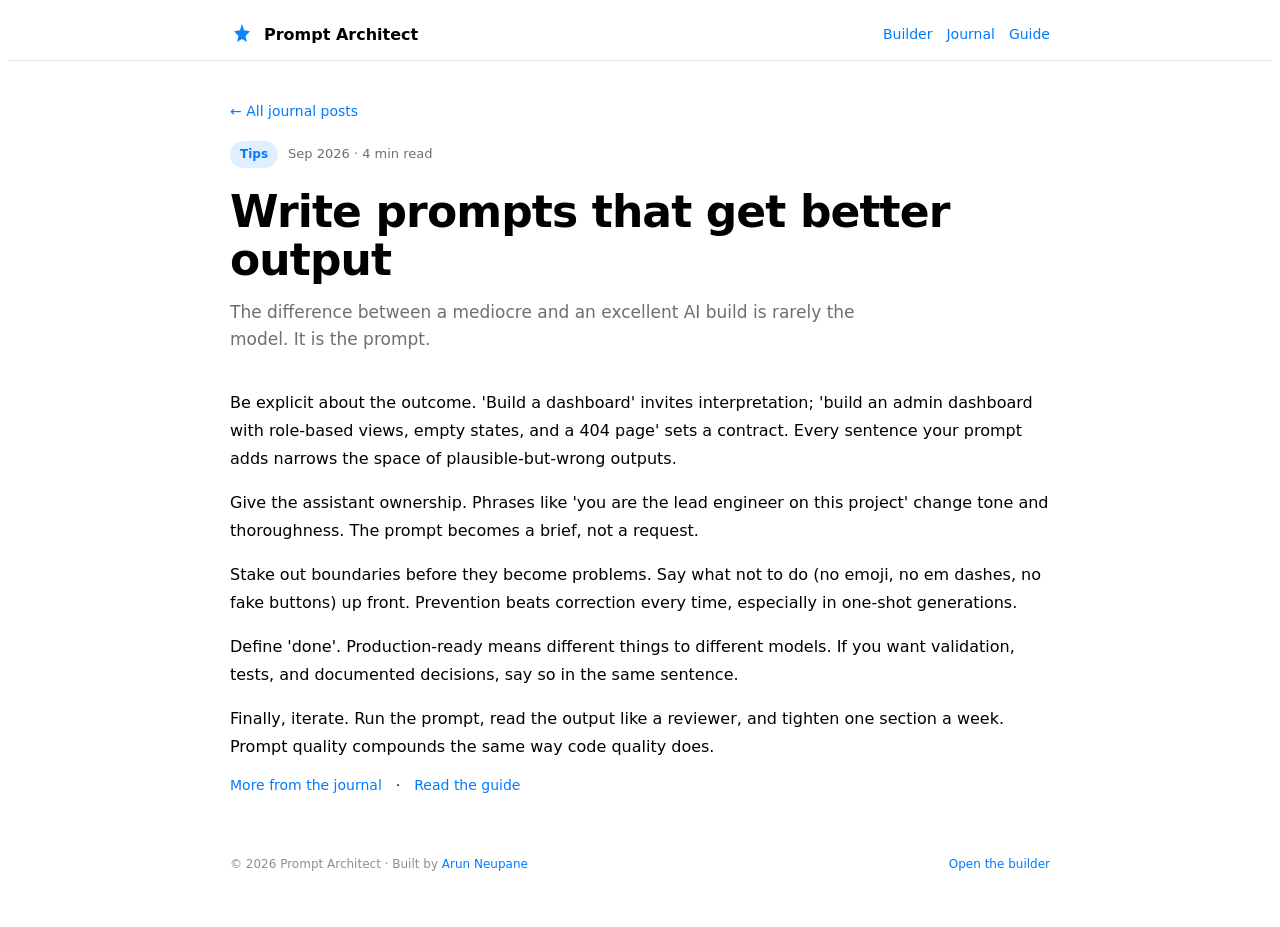
<file: journal/write-prompts-that-get-better-output.html>
<!doctype html>
<html lang="en">
<head>
  <meta charset="utf-8">
  <meta name="viewport" content="width=device-width, initial-scale=1, viewport-fit=cover">
  <title>Write prompts that get better output | Prompt Architect</title>
  <meta name="description" content="The difference between a mediocre and an excellent AI build is rarely the model. It is the prompt. Five concrete habits that raise output quality immediately.">
  <link rel="canonical" href="https://sajiloprompt.vercel.app/journal/write-prompts-that-get-better-output.html">
  <link rel="llms" href="/llms.txt">
  <meta property="og:type" content="article">
  <meta property="og:site_name" content="Prompt Architect">
  <meta property="og:url" content="https://sajiloprompt.vercel.app/journal/write-prompts-that-get-better-output.html">
  <meta property="og:title" content="Write prompts that get better output | Prompt Architect">
  <meta property="og:description" content="The difference between a mediocre and an excellent AI build is rarely the model. It is the prompt. Five concrete habits that raise output quality immediately.">
  <meta property="og:image" content="https://sajiloprompt.vercel.app/og-image.png">
  <meta name="twitter:card" content="summary_large_image">
  <meta name="twitter:title" content="Write prompts that get better output | Prompt Architect">
  <meta name="twitter:description" content="The difference between a mediocre and an excellent AI build is rarely the model. It is the prompt. Five concrete habits that raise output quality immediately.">
  <meta name="twitter:image" content="https://sajiloprompt.vercel.app/og-image.png">
  <link rel="stylesheet" href="/css/pages.css">
  <link rel="icon" href="/icons/icons.svg" type="image/svg+xml">
  <link rel="apple-touch-icon" href="/icons/pwa/apple-touch-icon.png">
  <script type="application/ld+json">{"@context":"https://schema.org","@type":"Article","headline":"Write prompts that get better output","description":"The difference between a mediocre and an excellent AI build is rarely the model. It is the prompt. Five concrete habits that raise output quality immediately.","datePublished":"Sep 2026","author":{"@type":"Person","name":"Arun Neupane","url":"https://github.com/arundada9000"},"publisher":{"@type":"Organization","name":"Prompt Architect","url":"https://sajiloprompt.vercel.app"},"image":"https://sajiloprompt.vercel.app/og-image.png","mainEntityOfPage":"https://sajiloprompt.vercel.app/journal/write-prompts-that-get-better-output.html"}</script>
</head>
<body class="page-shell">

  <header class="page-header">
    <div class="page-header-inner">
      <a class="page-brand" href="/" aria-label="Prompt Architect home">
        <svg viewBox="0 0 24 24" aria-hidden="true"><path d="M12 2l2.09 6.26L20 9.27l-4.45 4.7L16.91 20 12 16.9 7.09 20l1.36-6.03L4 9.27l5.91-1.01z"/></svg>
        Prompt Architect
      </a>
      <nav class="page-nav" aria-label="Site">
        <a href="/">Builder</a>
        <a href="/journal/">Journal</a>  
        <a href="/guide/">Guide</a>
      </nav>
    </div>
  </header>
  <main class="page-main">
    <a class="back-link" href="/journal/">&larr; All journal posts</a>
    <article class="page-prose">
      <div class="article-meta">
        <span class="tag-pill">Tips</span>
        <span>Sep 2026 &middot; 4 min read</span>
      </div>
      <div class="page-hero">
        <h1>Write prompts that get better output</h1>
        <p>The difference between a mediocre and an excellent AI build is rarely the model. It is the prompt.</p>
      </div>
    <p>Be explicit about the outcome. &#39;Build a dashboard&#39; invites interpretation; &#39;build an admin dashboard with role-based views, empty states, and a 404 page&#39; sets a contract. Every sentence your prompt adds narrows the space of plausible-but-wrong outputs.</p>
    <p>Give the assistant ownership. Phrases like &#39;you are the lead engineer on this project&#39; change tone and thoroughness. The prompt becomes a brief, not a request.</p>
    <p>Stake out boundaries before they become problems. Say what not to do (no emoji, no em dashes, no fake buttons) up front. Prevention beats correction every time, especially in one-shot generations.</p>
    <p>Define &#39;done&#39;. Production-ready means different things to different models. If you want validation, tests, and documented decisions, say so in the same sentence.</p>
    <p>Finally, iterate. Run the prompt, read the output like a reviewer, and tighten one section a week. Prompt quality compounds the same way code quality does.</p>
    </article>
    <nav class="page-nav" aria-label="Continue">
      <a href="/journal/">More from the journal</a> &middot; <a href="/guide/">Read the guide</a>
    </nav>
  </main>

  <footer class="page-footer">
    <span>&copy; 2026 Prompt Architect &middot; Built by <a href="https://github.com/arundada9000" target="_blank" rel="noopener noreferrer">Arun Neupane</a></span>
    <a href="/index.html#t=PWA">Open the builder</a>
  </footer>
</body>
</html>
</file>
<file: css/tokens.css>
/* ==========================================================================
   Design Tokens -- True iOS System Design Language
   ========================================================================== */

:root {
  /* ---- iOS System Backgrounds ---- */
  --systemBg: #F2F2F7;
  --secondaryBg: #FFFFFF;
  --tertiaryBg: #F2F2F7;
  --groupedBg: #F2F2F7;
  --elevatedBg: #FFFFFF;

  /* ---- iOS Labels ---- */
  --label: #000000;
  --secondaryLabel: #8E8E93;
  --tertiaryLabel: #C7C7CC;
  --quaternaryLabel: #D1D1D6;

  /* ---- iOS Fills ---- */
  --systemFill: rgba(120, 120, 128, 0.20);
  --secondaryFill: rgba(120, 120, 128, 0.16);
  --tertiaryFill: rgba(120, 120, 128, 0.12);
  --quaternaryFill: rgba(120, 120, 128, 0.08);

  /* ---- iOS Separators ---- */
  --separator: rgba(60, 60, 67, 0.09);
  --separatorOpaque: #C6C6C8;

  /* ---- iOS System Colors ---- */
  --systemBlue: #007AFF;
  --systemGreen: #34C759;
  --systemIndigo: #5856D6;
  --systemOrange: #FF9500;
  --systemPink: #FF2D55;
  --systemPurple: #AF52DE;
  --systemRed: #FF3B30;
  --systemTeal: #5AC8FA;
  --systemYellow: #FFCC00;
  --systemGray: #8E8E93;
  --systemGray2: #AEAEB2;
  --systemGray3: #C7C7CC;
  --systemGray4: #D1D1D6;
  --systemGray5: #E5E5EA;
  --systemGray6: #F2F2F7;

  /* ---- Accent ---- */
  --tint: rgba(0, 122, 255, 0.10);
  --tintStrong: rgba(0, 122, 255, 0.18);

  /* ---- Glass (iOS nav/tab bars) ---- */
  --glassBar: rgba(249, 249, 249, 0.94);
  --glassBorder: rgba(0, 0, 0, 0.04);
  --glassBlur: blur(20px) saturate(180%);

  /* ---- Shadows ---- */
  --shadowCard: 0 0.5px 0 rgba(0,0,0,0.04), 0 0 0 0.5px rgba(0,0,0,0.04);
  --shadowElevated: 0 2px 10px rgba(0,0,0,0.06), 0 0 1px rgba(0,0,0,0.08);
  --shadowSheet: 0 -2px 24px rgba(0,0,0,0.12), 0 0 1px rgba(0,0,0,0.12);
  --shadowFloat: 0 8px 32px rgba(0,0,0,0.12), 0 0 1px rgba(0,0,0,0.08);

  /* ---- Typography ---- */
  --font-system: -apple-system, BlinkMacSystemFont, "SF Pro Display",
                 "SF Pro Text", "Helvetica Neue", "Segoe UI", system-ui,
                 sans-serif;
  --font-rounded: ui-rounded, "SF Pro Rounded", -apple-system, BlinkMacSystemFont,
                  system-ui, sans-serif;
  --font-mono: ui-monospace, "SF Mono", SFMono-Regular, Menlo, Consolas, monospace;

  /* iOS Type Scale */
  --fs-largeTitle: 34px;
  --fs-title1: 28px;
  --fs-title2: 22px;
  --fs-title3: 20px;
  --fs-headline: 17px;
  --fs-body: 17px;
  --fs-callout: 16px;
  --fs-subhead: 15px;
  --fs-footnote: 13px;
  --fs-caption1: 12px;
  --fs-caption2: 11px;

  /* ---- Spacing (iOS uses 8pt base with common values) ---- */
  --sp-2: 2px;
  --sp-4: 4px;
  --sp-6: 6px;
  --sp-8: 8px;
  --sp-10: 10px;
  --sp-12: 12px;
  --sp-16: 16px;
  --sp-20: 20px;
  --sp-24: 24px;
  --sp-32: 32px;
  --sp-40: 40px;
  --sp-48: 48px;

  /* ---- Radii (iOS standard) ---- */
  --r-xs: 6px;
  --r-sm: 10px;
  --r-md: 13px;
  --r-lg: 16px;
  --r-xl: 20px;
  --r-full: 999px;

  /* ---- Timing ---- */
  --ease: cubic-bezier(0.25, 0.1, 0.25, 1);
  --spring: cubic-bezier(0.34, 1.56, 0.64, 1);
  --dur-fast: 0.18s;
  --dur: 0.28s;
  --dur-slow: 0.42s;

  /* ---- Layout ---- */
  --navH: 52px;
  --sidebarW: 210px;
  --previewW: 380px;
  --maxW: 1400px;
  --inset: clamp(16px, 4vw, 48px);
}


/* ==========================================================================
   Dark Mode -- True iOS Dark
   ========================================================================== */

:root[data-theme="dark"] {
  --systemBg: #000000;
  --secondaryBg: #1C1C1E;
  --tertiaryBg: #2C2C2E;
  --groupedBg: #000000;
  --elevatedBg: #1C1C1E;

  --label: #FFFFFF;
  --secondaryLabel: #98989D;
  --tertiaryLabel: #48484A;
  --quaternaryLabel: #3A3A3C;

  --systemFill: rgba(120, 120, 128, 0.36);
  --secondaryFill: rgba(120, 120, 128, 0.32);
  --tertiaryFill: rgba(120, 120, 128, 0.24);
  --quaternaryFill: rgba(120, 120, 128, 0.18);

  --separator: rgba(84, 84, 88, 0.36);
  --separatorOpaque: #38383A;

  --systemBlue: #0A84FF;
  --systemGreen: #30D158;
  --systemIndigo: #5E5CE6;
  --systemOrange: #FF9F0A;
  --systemPink: #FF375F;
  --systemPurple: #BF5AF2;
  --systemRed: #FF453A;
  --systemTeal: #64D2FF;
  --systemYellow: #FFD60A;
  --systemGray: #98989D;
  --systemGray2: #636366;
  --systemGray3: #48484A;
  --systemGray4: #3A3A3C;
  --systemGray5: #2C2C2E;
  --systemGray6: #1C1C1E;

  --tint: rgba(10, 132, 255, 0.16);
  --tintStrong: rgba(10, 132, 255, 0.28);

  --glassBar: rgba(30, 30, 30, 0.90);
  --glassBorder: rgba(255, 255, 255, 0.06);

  --shadowCard: 0 0.5px 0 rgba(255,255,255,0.02), 0 0 0 0.5px rgba(255,255,255,0.04);
  --shadowElevated: 0 2px 10px rgba(0,0,0,0.3), 0 0 1px rgba(0,0,0,0.3);
  --shadowSheet: 0 -2px 24px rgba(0,0,0,0.5), 0 0 1px rgba(0,0,0,0.4);
  --shadowFloat: 0 8px 32px rgba(0,0,0,0.45), 0 0 1px rgba(0,0,0,0.3);
}
</file>
<file: css/base.css>
/* ==========================================================================
   Base -- Reset, Body, Global Styles
   True iOS System Background (clean, not a gradient show)
   ========================================================================== */

*,
*::before,
*::after {
  box-sizing: border-box;
  margin: 0;
  padding: 0;
}

html {
  scroll-behavior: smooth;
  -webkit-text-size-adjust: 100%;
  text-size-adjust: 100%;
}

body {
  min-height: 100vh;
  min-height: 100dvh;
  background: var(--systemBg);
  color: var(--label);
  font-family: var(--font-system);
  font-size: var(--fs-body);
  line-height: 1.47;
  -webkit-font-smoothing: antialiased;
  -moz-osx-font-smoothing: grayscale;
  touch-action: manipulation;
  transition: background var(--dur) var(--ease),
              color var(--dur) var(--ease);
}

button, input, textarea, select {
  font: inherit;
  color: inherit;
}

button {
  cursor: pointer;
  background: none;
  border: none;
}

a {
  color: var(--systemBlue);
  text-decoration: none;
}

/* iOS-style focus ring */
:focus-visible {
  outline: 3px solid rgba(0,122,255,0.4);
  outline-offset: 2px;
}

::selection {
  background: rgba(0,122,255,0.2);
}

/* Thin scrollbar */
html {
  scrollbar-color: var(--systemGray3) transparent;
  scrollbar-width: thin;
}
::-webkit-scrollbar { width: 8px; height: 8px; }
::-webkit-scrollbar-track { background: transparent; }
::-webkit-scrollbar-thumb {
  background: var(--systemGray3);
  border-radius: var(--r-full);
  border: 2px solid transparent;
  background-clip: padding-box;
}
::-webkit-scrollbar-thumb:hover {
  background: var(--secondaryLabel);
  border: 2px solid transparent;
  background-clip: padding-box;
}

/* ---- App Root ---- */
.app {
  position: relative;
}

/* ---- Container ---- */
.container {
  width: min(var(--maxW), calc(100% - var(--sp-32)));
  margin-inline: auto;
  padding-top: var(--sp-24);
  padding-bottom: var(--sp-48);
}

/* ---- Reduced Motion ---- */
@media (prefers-reduced-motion: reduce) {
  *, *::before, *::after {
    animation-duration: 0.01ms !important;
    animation-iteration-count: 1 !important;
    transition-duration: 0.01ms !important;
    scroll-behavior: auto !important;
  }
}

/* ---- Theme transition ---- */
.theme-transitioning,
.theme-transitioning * {
  transition-duration: 0.35s !important;
}
</file>
<file: css/glass.css>
/* ==========================================================================
   iOS Grouped Inset Card System
   The cornerstone of iOS visual design: white rounded sections
   on a system gray background, with thin separators.
   ========================================================================== */

.ios-card {
  background: var(--secondaryBg);
  border-radius: var(--r-sm);
  box-shadow: var(--shadowCard);
  overflow: hidden;
  transition: background var(--dur) var(--ease);
}

/* Thin separator between children */
.ios-card > * + * {
  border-top: 0.5px solid var(--separator);
}

/* ---- Section header (sits ABOVE the card, like iOS Settings) ---- */
.ios-section-header {
  display: flex;
  justify-content: space-between;
  align-items: baseline;
  padding: var(--sp-24) var(--sp-20) var(--sp-6) var(--sp-20);
  font-size: var(--fs-footnote);
  color: var(--secondaryLabel);
  text-transform: uppercase;
  letter-spacing: 0.2px;
  font-weight: 400;
}

.ios-section-header:first-child {
  padding-top: var(--sp-8);
}

/* ---- Row (standard iOS list row) ---- */
.ios-row {
  display: flex;
  align-items: center;
  gap: var(--sp-12);
  padding: var(--sp-12) var(--sp-16);
  min-height: 44px;
  background: var(--secondaryBg);
  transition: background var(--dur-fast) var(--ease);
}

.ios-row:active {
  background: var(--separator);
}

/* ---- Inset separator variant (line doesn't touch left edge) ---- */
.ios-card--inset > * + * {
  border-top: none;
  position: relative;
}

.ios-card--inset > * + *::before {
  content: "";
  position: absolute;
  top: 0;
  left: var(--sp-16);
  right: 0;
  height: 0.5px;
  background: var(--separator);
}
</file>
<file: css/components.css>
/* ==========================================================================
   Components -- iOS Buttons, Controls, Toast, Form Fields
   ========================================================================== */

/* ---- SVG Icons ---- */
.icon svg {
  display: block;
  fill: none;
  stroke: currentColor;
}

/* ==========================================================================
   Buttons
   ========================================================================== */

.btn {
  display: inline-flex;
  align-items: center;
  justify-content: center;
  gap: var(--sp-6);
  height: 36px;
  padding: 0 var(--sp-16);
  border: none;
  border-radius: var(--r-full);
  font-size: var(--fs-subhead);
  font-weight: 600;
  white-space: nowrap;
  cursor: pointer;
  user-select: none;
  transition: background var(--dur-fast) var(--ease),
              opacity var(--dur-fast) var(--ease),
              transform var(--dur-fast) var(--ease),
              box-shadow var(--dur-fast) var(--ease);
}

.btn:active {
  opacity: 0.65;
  transform: scale(0.97);
}

.btn svg {
  width: 15px;
  height: 15px;
  flex-shrink: 0;
}

/* Filled (primary) */
.btn--filled {
  background: var(--systemBlue);
  color: #fff;
}

.btn--filled:hover {
  background: #0070e6;
  box-shadow: 0 2px 12px rgba(0,122,255,0.3);
}

:root[data-theme="dark"] .btn--filled:hover {
  background: #1a8eff;
  box-shadow: 0 2px 12px rgba(10,132,255,0.35);
}

/* Tinted */
.btn--tinted {
  background: var(--tint);
  color: var(--systemBlue);
}

.btn--tinted:hover {
  background: var(--tintStrong);
}

/* Ghost */
.btn--ghost {
  background: var(--quaternaryFill);
  color: var(--label);
}

.btn--ghost:hover {
  background: var(--tertiaryFill);
}

/* Plain text */
.btn--plain {
  background: transparent;
  color: var(--systemBlue);
  padding: 0 var(--sp-8);
  height: 32px;
  font-weight: 400;
}

.btn--plain:hover {
  background: var(--quaternaryFill);
}

.btn--full { width: 100%; }

.btn--lg {
  height: 50px;
  border-radius: var(--r-md);
  font-size: var(--fs-body);
  font-weight: 600;
}


/* ==========================================================================
   Icon Button
   ========================================================================== */

.icon-btn {
  display: inline-flex;
  align-items: center;
  justify-content: center;
  width: 36px;
  height: 36px;
  border: none;
  border-radius: var(--r-full);
  background: var(--quaternaryFill);
  color: var(--label);
  cursor: pointer;
  transition: background var(--dur-fast) var(--ease),
              opacity var(--dur-fast) var(--ease),
              transform var(--dur-fast) var(--ease);
}

.icon-btn svg {
  width: 18px;
  height: 18px;
}

.icon-btn:hover {
  background: var(--tertiaryFill);
}

.icon-btn:active {
  opacity: 0.5;
  transform: scale(0.9);
}


/* ==========================================================================
   Pills
   ========================================================================== */

.pill {
  display: inline-flex;
  align-items: center;
  padding: var(--sp-4) var(--sp-10);
  border-radius: var(--r-full);
  font-size: var(--fs-caption1);
  font-weight: 500;
  white-space: nowrap;
  transition: background var(--dur-fast) var(--ease),
              color var(--dur-fast) var(--ease);
}

.pill--accent {
  background: var(--tint);
  color: var(--systemBlue);
}

.pill--muted {
  background: var(--quaternaryFill);
  color: var(--secondaryLabel);
}

.pill--required {
  background: var(--tint);
  color: var(--systemBlue);
  font-weight: 600;
}


/* ==========================================================================
   Toast
   ========================================================================== */

.toast {
  position: fixed;
  top: calc(var(--navH) + var(--sp-12));
  left: 50%;
  z-index: 200;
  transform: translate(-50%, -16px);
  opacity: 0;
  pointer-events: none;
  display: flex;
  align-items: center;
  gap: var(--sp-8);
  padding: var(--sp-10) var(--sp-20);
  background: var(--elevatedBg);
  border-radius: var(--r-full);
  box-shadow: var(--shadowFloat);
  font-size: var(--fs-subhead);
  font-weight: 500;
  color: var(--label);
  transition: opacity var(--dur) var(--ease),
              transform var(--dur-slow) var(--spring);
}

.toast.show {
  opacity: 1;
  transform: translate(-50%, 0);
  pointer-events: auto;
}


/* ==========================================================================
   Form Controls
   ========================================================================== */

.form-field {
  display: grid;
  gap: var(--sp-6);
}

.form-label {
  font-size: var(--fs-footnote);
  font-weight: 400;
  color: var(--secondaryLabel);
  text-transform: uppercase;
  letter-spacing: 0.2px;
  padding-left: var(--sp-4);
}

.form-input,
.form-textarea,
.form-select {
  width: 100%;
  padding: var(--sp-10) var(--sp-12);
  background: var(--secondaryBg);
  border: 0.5px solid var(--separator);
  border-radius: var(--r-sm);
  color: var(--label);
  font-size: var(--fs-body);
  line-height: 1.4;
  outline: none;
  transition: border-color var(--dur-fast) var(--ease),
              box-shadow var(--dur-fast) var(--ease);
}

.form-input::placeholder,
.form-textarea::placeholder {
  color: var(--tertiaryLabel);
}

.form-input:hover,
.form-textarea:hover,
.form-select:hover {
  border-color: var(--secondaryLabel);
}

.form-input:focus,
.form-textarea:focus,
.form-select:focus {
  border-color: var(--systemBlue);
  box-shadow: 0 0 0 3.5px rgba(0,122,255,0.15);
}

.form-textarea {
  resize: vertical;
  min-height: 80px;
}

.form-select {
  appearance: none;
  background-image: url("data:image/svg+xml,%3Csvg xmlns='http://www.w3.org/2000/svg' width='10' height='6' viewBox='0 0 10 6'%3E%3Cpath d='M1 1l4 4 4-4' fill='none' stroke='%238E8E93' stroke-width='1.5' stroke-linecap='round' stroke-linejoin='round'/%3E%3C/svg%3E");
  background-repeat: no-repeat;
  background-position: right var(--sp-12) center;
  padding-right: var(--sp-32);
  cursor: pointer;
}

.form-select:hover {
  border-color: var(--secondaryLabel);
}


/* ==========================================================================
   Kicker
   ========================================================================== */

.kicker {
  font-size: var(--fs-caption2);
  font-weight: 400;
  letter-spacing: 0.4px;
  text-transform: uppercase;
  color: var(--secondaryLabel);
}


/* ==========================================================================
   Section Number (clean inline text, not a badge)
   ========================================================================== */

.section-num {
  font-size: var(--fs-subhead);
  font-weight: 700;
  color: var(--systemBlue);
  font-family: var(--font-rounded);
  font-variant-numeric: tabular-nums;
  flex-shrink: 0;
  min-width: 24px;
}


/* ==========================================================================
   Select All Button (per section)
   ========================================================================== */

.select-all-btn {
  font-size: var(--fs-subhead);
  font-weight: 400;
  color: var(--systemBlue);
  background: none;
  border: none;
  cursor: pointer;
  padding: var(--sp-4) var(--sp-8);
  border-radius: var(--r-xs);
  transition: background var(--dur-fast) var(--ease);
  white-space: nowrap;
}

.select-all-btn:hover {
  background: var(--tint);
}

.select-all-btn:active {
  opacity: 0.5;
}


/* ==========================================================================
   Search Bar
   ========================================================================== */

.search-bar {
  position: relative;
  display: flex;
  align-items: center;
  margin-bottom: var(--sp-16);
}

.search-bar-icon {
  position: absolute;
  left: var(--sp-12);
  color: var(--secondaryLabel);
  pointer-events: none;
  flex-shrink: 0;
}

.search-input {
  width: 100%;
  height: 44px;
  padding: 0 var(--sp-40) 0 var(--sp-40);
  background: var(--secondaryBg);
  border: 0.5px solid var(--separator);
  border-radius: var(--r-sm);
  font-size: var(--fs-body);
  color: var(--label);
  outline: none;
  transition: border-color var(--dur-fast) var(--ease),
              box-shadow var(--dur-fast) var(--ease);
}

.search-input::placeholder {
  color: var(--tertiaryLabel);
}

.search-input:hover {
  border-color: var(--secondaryLabel);
}

.search-input:focus {
  border-color: var(--systemBlue);
  box-shadow: 0 0 0 3.5px rgba(0,122,255,0.12);
}

/* Clear the native search cancel button styling */
.search-input::-webkit-search-cancel-button {
  -webkit-appearance: none;
  width: 16px;
  height: 16px;
  background: url("data:image/svg+xml,%3Csvg xmlns='http://www.w3.org/2000/svg' width='16' height='16' viewBox='0 0 24 24' fill='%238E8E93'%3E%3Cpath d='M12 2C6.47 2 2 6.47 2 12s4.47 10 10 10 10-4.47 10-10S17.53 2 12 2zm5 13.59L15.59 17 12 13.41 8.41 17 7 15.59 10.59 12 7 8.41 8.41 7 12 10.59 15.59 7 17 8.41 13.41 12 17 15.59z'/%3E%3C/svg%3E") center no-repeat;
  cursor: pointer;
}

.search-shortcut {
  position: absolute;
  right: var(--sp-10);
  padding: var(--sp-2) var(--sp-6);
  background: var(--quaternaryFill);
  border: 0.5px solid var(--separator);
  border-radius: var(--r-xs);
  font-size: var(--fs-caption2);
  font-family: var(--font-system);
  color: var(--tertiaryLabel);
  pointer-events: none;
  line-height: 1.4;
}

.search-input:focus ~ .search-shortcut {
  display: none;
}


/* ==========================================================================
   Search Filtering -- Hide/Show States
   ========================================================================== */

.option.search-hidden {
  display: none;
}

.section-card.search-hidden {
  display: none;
}

.option-title mark,
.option-desc mark {
  background: rgba(255, 204, 0, 0.35);
  color: inherit;
  border-radius: 2px;
  padding: 0 1px;
}

.search-no-results {
  text-align: center;
  padding: var(--sp-40) var(--sp-16);
  color: var(--secondaryLabel);
  font-size: var(--fs-subhead);
}

.search-no-results strong {
  display: block;
  font-size: var(--fs-title3);
  color: var(--label);
  margin-bottom: var(--sp-4);
}


/* ==========================================================================
   Dropdown Tiles
   ========================================================================== */

.option--dropdown {
  grid-column: 1 / -1;
  display: grid;
  grid-template-columns: 1fr 1fr;
  gap: var(--sp-8);
  align-items: center;
  padding: var(--sp-10) var(--sp-12);
  border: 0.5px solid var(--separator);
  border-radius: var(--r-sm);
  background: var(--systemBg);
  transition: border-color var(--dur-fast) var(--ease),
              background var(--dur-fast) var(--ease);
}

.option--dropdown:hover {
  border-color: var(--secondaryLabel);
}

.option-dropdown-label {
  display: flex;
  align-items: center;
  gap: var(--sp-8);
}

.option-dropdown-select {
  width: 100%;
  min-width: 0;
}

.option-dropdown-desc {
  grid-column: 1 / -1;
  font-size: var(--fs-caption1);
  color: var(--secondaryLabel);
  line-height: 1.35;
  margin-top: calc(-1 * var(--sp-4));
}


/* ==========================================================================
   Text Input Tiles
   ========================================================================== */

.option--text {
  grid-column: 1 / -1;
  display: grid;
  gap: var(--sp-6);
  padding: var(--sp-10) var(--sp-12);
  border: 0.5px solid var(--separator);
  border-radius: var(--r-sm);
  background: var(--systemBg);
  transition: border-color var(--dur-fast) var(--ease),
              background var(--dur-fast) var(--ease);
}

.option--text:hover {
  border-color: var(--secondaryLabel);
}

.option--text:focus-within {
  border-color: var(--systemBlue);
  box-shadow: 0 0 0 3.5px rgba(0,122,255,0.12);
}

.option-text-label {
  display: flex;
  align-items: center;
}

.option-textarea {
  width: 100%;
  min-height: 48px;
  resize: vertical;
  border: none;
  background: transparent;
  padding: 0;
  font-size: var(--fs-footnote);
  line-height: 1.4;
  color: var(--label);
}

.option-textarea:focus {
  outline: none;
  box-shadow: none;
}

.option-textarea::placeholder {
  color: var(--tertiaryLabel);
}


/* ==========================================================================
   Conditional Section Visibility
   ========================================================================== */

.section-card--hidden {
  display: none;
}

.nav-item--hidden {
  display: none;
}


/* ==========================================================================
   Popover
   ========================================================================== */

.popover {
  position: absolute;
  top: calc(100% + var(--sp-8));
  right: 0;
  z-index: 150;
  min-width: 280px;
  max-width: 380px;
  max-height: 420px;
  background: var(--elevatedBg);
  border: 0.5px solid var(--separator);
  border-radius: var(--r-md);
  box-shadow: var(--shadowFloat);
  overflow: hidden;
  display: flex;
  flex-direction: column;
  opacity: 0;
  transform: translateY(-8px) scale(0.96);
  pointer-events: none;
  transition: opacity var(--dur-fast) var(--ease),
              transform var(--dur-fast) var(--ease);
}

.popover.open {
  opacity: 1;
  transform: translateY(0) scale(1);
  pointer-events: auto;
}

.popover-header {
  display: flex;
  align-items: center;
  justify-content: space-between;
  padding: var(--sp-12) var(--sp-16);
  border-bottom: 0.5px solid var(--separator);
}

.popover-title {
  font-size: var(--fs-subhead);
  font-weight: 600;
  color: var(--label);
}

.popover-body {
  overflow-y: auto;
  flex: 1;
  padding: var(--sp-8);
}

.popover-empty {
  padding: var(--sp-24) var(--sp-16);
  text-align: center;
  color: var(--secondaryLabel);
  font-size: var(--fs-footnote);
}

.popover-item {
  display: flex;
  align-items: center;
  justify-content: space-between;
  gap: var(--sp-8);
  padding: var(--sp-10) var(--sp-12);
  border-radius: var(--r-sm);
  cursor: pointer;
  transition: background var(--dur-fast) var(--ease);
  width: 100%;
  border: none;
  background: transparent;
  font-family: var(--font-system);
  text-align: left;
}

.popover-item[data-format] {
  color: var(--label);
  font-size: var(--fs-footnote);
  font-weight: 400;
}

.popover-item:hover {
  background: var(--quaternaryFill);
}

.popover-item-info {
  min-width: 0;
  flex: 1;
}

.popover-item-name {
  font-size: var(--fs-footnote);
  font-weight: 500;
  color: var(--label);
  white-space: nowrap;
  overflow: hidden;
  text-overflow: ellipsis;
}

.popover-item-meta {
  font-size: var(--fs-caption2);
  color: var(--secondaryLabel);
  margin-top: var(--sp-2);
}

.popover-item-actions {
  display: flex;
  gap: var(--sp-4);
  flex-shrink: 0;
}

.popover-footer {
  padding: var(--sp-8) var(--sp-12);
  border-top: 0.5px solid var(--separator);
  display: flex;
  gap: var(--sp-8);
}

.popover-input {
  flex: 1;
  height: 32px;
  padding: 0 var(--sp-10);
  background: var(--secondaryBg);
  border: 0.5px solid var(--separator);
  border-radius: var(--r-sm);
  font-size: var(--fs-footnote);
  color: var(--label);
  outline: none;
}

.popover-input:focus {
  border-color: var(--systemBlue);
  box-shadow: 0 0 0 3px rgba(0,122,255,0.12);
}

.popover-input::placeholder {
  color: var(--tertiaryLabel);
}


/* ==========================================================================
   Modal
   ========================================================================== */

.modal-backdrop {
  position: fixed;
  inset: 0;
  z-index: 300;
  background: rgba(0, 0, 0, 0.4);
  backdrop-filter: blur(4px);
  -webkit-backdrop-filter: blur(4px);
  display: flex;
  align-items: center;
  justify-content: center;
  padding: var(--sp-24);
  opacity: 0;
  pointer-events: none;
  transition: opacity var(--dur) var(--ease);
}

.modal-backdrop.open {
  opacity: 1;
  pointer-events: auto;
}

.modal {
  width: 100%;
  max-width: 560px;
  max-height: 80vh;
  background: var(--elevatedBg);
  border-radius: var(--r-lg);
  box-shadow: var(--shadowFloat);
  display: flex;
  flex-direction: column;
  overflow: hidden;
  transform: translateY(16px) scale(0.96);
  transition: transform var(--dur) var(--ease);
}

.modal-backdrop.open .modal {
  transform: translateY(0) scale(1);
}

.modal-header {
  display: flex;
  align-items: center;
  justify-content: space-between;
  padding: var(--sp-16) var(--sp-20);
  border-bottom: 0.5px solid var(--separator);
}

.modal-title {
  font-size: var(--fs-headline);
  font-weight: 600;
  color: var(--label);
  margin: 0;
}

.modal-body {
  flex: 1;
  overflow-y: auto;
  padding: var(--sp-20);
}

.modal-body .form-textarea {
  min-height: 160px;
}

.modal-footer {
  display: flex;
  align-items: center;
  justify-content: flex-end;
  gap: var(--sp-8);
  padding: var(--sp-12) var(--sp-20);
  border-top: 0.5px solid var(--separator);
}


/* ==========================================================================
   Export Split Button
   ========================================================================== */

.export-group {
  position: relative;
  display: inline-flex;
}

.export-group .btn--filled {
  border-top-right-radius: 0;
  border-bottom-right-radius: 0;
}

.export-trigger {
  width: 28px;
  height: 36px;
  display: inline-flex;
  align-items: center;
  justify-content: center;
  border: none;
  border-radius: 0 var(--r-full) var(--r-full) 0;
  background: #0070e6;
  color: #fff;
  cursor: pointer;
  margin-left: -1px;
  transition: background var(--dur-fast) var(--ease);
}

.export-trigger:hover {
  background: #005bb5;
}

.export-trigger svg {
  width: 12px;
  height: 12px;
  stroke: currentColor;
  fill: none;
  stroke-width: 2;
}


/* ==========================================================================
   Navbar Divider
   ========================================================================== */

.navbar-divider {
  width: 1px;
  height: 24px;
  background: var(--separator);
  flex-shrink: 0;
}

.nav-popover-wrap {
  position: relative;
}


/* ==========================================================================
   Custom Sections
   ========================================================================== */

.custom-section-card {
  background: var(--secondaryBg);
  border-radius: var(--r-sm);
  box-shadow: var(--shadowCard);
  padding: var(--sp-16);
  transition: background var(--dur) var(--ease),
              box-shadow var(--dur) var(--ease);
}

.custom-section-card:hover {
  box-shadow: var(--shadowElevated);
}

.custom-section-list {
  margin: var(--sp-8) 0 0;
  padding: 0;
  list-style: none;
  display: grid;
  gap: var(--sp-6);
}

.custom-section-list li {
  position: relative;
  padding: var(--sp-8) var(--sp-10) var(--sp-8) var(--sp-24);
  background: var(--systemBg);
  border: 0.5px solid var(--separator);
  border-radius: var(--r-xs);
  font-size: var(--fs-footnote);
  line-height: 1.4;
  color: var(--label);
}

.custom-section-list li::before {
  content: "";
  position: absolute;
  left: var(--sp-10);
  top: 50%;
  transform: translateY(-50%);
  width: 6px;
  height: 6px;
  border-radius: 50%;
  background: var(--systemBlue);
  opacity: 0.7;
}
</file>
<file: css/navbar.css>
/* ==========================================================================
   iOS Navigation Bar
   Translucent blur bar with system-standard height and layout
   ========================================================================== */

.navbar {
  position: sticky;
  top: 0;
  z-index: 50;
  display: flex;
  align-items: center;
  justify-content: space-between;
  gap: var(--sp-12);
  height: var(--navH);
  padding: 0 var(--inset);
  background: var(--glassBar);
  border-bottom: 0.5px solid var(--separator);
  backdrop-filter: var(--glassBlur);
  -webkit-backdrop-filter: var(--glassBlur);
  transition: background var(--dur) var(--ease),
              border-color var(--dur) var(--ease);
}

/* ---- Brand ---- */
.navbar-brand {
  display: flex;
  align-items: center;
  gap: var(--sp-10);
  text-decoration: none;
  color: inherit;
}

.navbar-logo {
  width: 32px;
  height: 32px;
  border-radius: 8px;
  background: var(--systemBlue);
  display: grid;
  place-items: center;
  color: #fff;
  flex-shrink: 0;
}

.navbar-logo svg {
  width: 18px;
  height: 18px;
  fill: currentColor;
  stroke: none;
}

.navbar-title {
  display: flex;
  flex-direction: column;
  gap: 0;
}

.navbar-title strong {
  font-size: var(--fs-subhead);
  font-weight: 600;
  letter-spacing: -0.2px;
  line-height: 1.2;
}

.navbar-title small {
  font-size: var(--fs-caption2);
  color: var(--secondaryLabel);
  font-weight: 400;
  line-height: 1.3;
}

/* ---- Actions ---- */
.navbar-actions {
  display: flex;
  align-items: center;
  gap: var(--sp-6);
}

/* Theme icon swap */
.theme-icon--light,
.theme-icon--dark { display: none; }
:root:not([data-theme="dark"]) .theme-icon--light { display: block; }
:root[data-theme="dark"] .theme-icon--dark { display: block; }

.navbar .preview-toggle { display: none; }
</file>
<file: css/hero.css>
/* ==========================================================================
   Hero Section -- iOS Large Title Pattern
   Compact, authoritative, no flashy gradients
   ========================================================================== */

.hero {
  display: flex;
  align-items: flex-end;
  justify-content: space-between;
  gap: var(--sp-24);
  padding: var(--sp-16) 0 var(--sp-24);
}

.hero-content {
  max-width: 600px;
}

.hero-kicker {
  font-size: var(--fs-caption1);
  font-weight: 600;
  letter-spacing: 0.8px;
  text-transform: uppercase;
  color: var(--systemBlue);
  margin-bottom: var(--sp-8);
}

.hero-title {
  font-size: clamp(28px, 5vw, var(--fs-largeTitle));
  font-weight: 700;
  letter-spacing: -0.4px;
  line-height: 1.12;
  margin: 0;
}

.hero-title .accent-text {
  color: var(--systemBlue);
}

.hero-subtitle {
  font-size: var(--fs-subhead);
  color: var(--secondaryLabel);
  line-height: 1.5;
  margin-top: var(--sp-10);
  max-width: 480px;
}


/* ---- Stat Capsules ---- */
.hero-stats {
  display: flex;
  gap: var(--sp-8);
  flex-shrink: 0;
}

.stat-capsule {
  background: var(--secondaryBg);
  border-radius: var(--r-sm);
  padding: var(--sp-12) var(--sp-16);
  min-width: 88px;
  text-align: center;
  box-shadow: var(--shadowCard);
  transition: background var(--dur) var(--ease);
}

.stat-value {
  display: block;
  font-size: var(--fs-title2);
  font-weight: 700;
  letter-spacing: -0.3px;
  line-height: 1;
  font-family: var(--font-rounded);
  color: var(--label);
}

.stat-label {
  display: block;
  font-size: var(--fs-caption2);
  color: var(--secondaryLabel);
  font-weight: 400;
  margin-top: var(--sp-4);
}
</file>
<file: css/sidebar.css>
/* ==========================================================================
   Sidebar -- iOS-style Section List
   ========================================================================== */

.sidebar {
  position: sticky;
  top: calc(var(--navH) + var(--sp-24));
  max-height: calc(100vh - var(--navH) - var(--sp-48));
  overflow-y: auto;
  overflow-x: hidden;
  scrollbar-width: none;
}

.sidebar::-webkit-scrollbar { display: none; }

.sidebar-header {
  display: flex;
  justify-content: space-between;
  align-items: center;
  padding: var(--sp-2) var(--sp-12) var(--sp-8);
}

.sidebar-title {
  font-size: var(--fs-footnote);
  font-weight: 400;
  color: var(--secondaryLabel);
  text-transform: uppercase;
  letter-spacing: 0.2px;
}

.sidebar-clear {
  font-size: var(--fs-subhead);
  font-weight: 400;
  color: var(--systemBlue);
  padding: var(--sp-4) var(--sp-8);
  border-radius: var(--r-xs);
}

.sidebar-clear:active {
  opacity: 0.5;
}


/* ---- Nav list (iOS grouped card) ---- */
.sidebar-nav {
  background: var(--secondaryBg);
  border-radius: var(--r-sm);
  box-shadow: var(--shadowCard);
  overflow: hidden;
}

.nav-item {
  position: relative;
  display: flex;
  align-items: center;
  gap: var(--sp-8);
  width: 100%;
  padding: var(--sp-10) var(--sp-12);
  min-height: 44px;
  border: none;
  background: transparent;
  color: var(--label);
  font-size: var(--fs-subhead);
  font-weight: 400;
  text-align: left;
  cursor: pointer;
  transition: background var(--dur-fast) var(--ease);
}

/* Inset separator */
.nav-item + .nav-item::before {
  content: "";
  position: absolute;
  top: 0;
  left: var(--sp-12);
  right: 0;
  height: 0.5px;
  background: var(--separator);
}

.nav-item:hover {
  background: var(--quaternaryFill);
  color: var(--systemBlue);
}

.nav-item:active {
  background: var(--separator);
}

.nav-item.active {
  color: var(--systemBlue);
  font-weight: 600;
  background: var(--tint);
}

.nav-index {
  width: 20px;
  font-size: var(--fs-caption1);
  font-weight: 600;
  color: var(--secondaryLabel);
  text-align: center;
  flex-shrink: 0;
  font-family: var(--font-rounded);
}

.nav-item.active .nav-index {
  color: var(--systemBlue);
}

.nav-label {
  overflow: hidden;
  text-overflow: ellipsis;
  white-space: nowrap;
}
</file>
<file: css/cards.css>
/* ==========================================================================
   Cards -- Section Cards, Option Tiles, Project Card
   ========================================================================== */

/* ---- Workspace Grid ---- */
.workspace {
  display: grid;
  grid-template-columns: var(--sidebarW) minmax(0, 1fr) minmax(300px, var(--previewW));
  gap: var(--sp-16);
  align-items: start;
}

.builder {
  display: grid;
  gap: var(--sp-16);
  min-width: 0;
}


/* ==========================================================================
   Section Card
   ========================================================================== */

.section-card {
  background: var(--secondaryBg);
  border-radius: var(--r-sm);
  box-shadow: var(--shadowCard);
  padding: var(--sp-16);
  transition: background var(--dur) var(--ease),
              box-shadow var(--dur) var(--ease);
  /* Entrance animation */
  opacity: 0;
  transform: translateY(16px);
  animation: cardIn var(--dur-slow) var(--ease) forwards;
}

@keyframes cardIn {
  to { opacity: 1; transform: translateY(0); }
}

.section-card:hover {
  box-shadow: var(--shadowElevated);
}


/* ---- Card Header ---- */
.card-header {
  display: flex;
  justify-content: space-between;
  align-items: center;
  gap: var(--sp-12);
  margin-bottom: var(--sp-4);
}

.card-header-left {
  display: flex;
  align-items: center;
  gap: var(--sp-8);
  min-width: 0;
}

.card-title {
  font-size: var(--fs-headline);
  font-weight: 600;
  letter-spacing: -0.2px;
  margin: 0;
  line-height: 1.25;
}

.card-header-right {
  display: flex;
  align-items: center;
  gap: var(--sp-8);
  flex-shrink: 0;
}

.card-desc {
  font-size: var(--fs-footnote);
  color: var(--secondaryLabel);
  line-height: 1.45;
  margin-bottom: var(--sp-12);
}


/* ==========================================================================
   Option Tiles
   ========================================================================== */

.options-grid {
  display: grid;
  grid-template-columns: repeat(2, minmax(0, 1fr));
  gap: var(--sp-8);
}

.option {
  position: relative;
}

.option-input {
  position: absolute;
  width: 1px;
  height: 1px;
  padding: 0;
  margin: -1px;
  overflow: hidden;
  clip: rect(0, 0, 0, 0);
  border: 0;
}

.option-label {
  display: grid;
  grid-template-columns: 22px 1fr;
  gap: var(--sp-10);
  align-items: start;
  padding: var(--sp-12);
  margin: 0;
  min-height: 64px;
  border: 0.5px solid var(--separator);
  border-radius: var(--r-sm);
  background: var(--systemBg);
  cursor: pointer;
  transition: background var(--dur-fast) var(--ease),
              border-color var(--dur-fast) var(--ease),
              box-shadow var(--dur-fast) var(--ease),
              transform var(--dur-fast) var(--ease);
}

.option-label:hover {
  border-color: var(--secondaryLabel);
  background: color-mix(in srgb, var(--systemBg) 90%, var(--systemBlue) 10%);
  box-shadow: 0 1px 4px rgba(0,0,0,0.04);
  transform: translateY(-1px);
}

.option-label:active {
  transform: scale(0.98);
  box-shadow: none;
}


/* ---- Checkbox Circle ---- */
.option-check {
  width: 22px;
  height: 22px;
  border: 2px solid var(--systemGray3);
  border-radius: var(--r-full);
  display: grid;
  place-items: center;
  flex-shrink: 0;
  transition: background var(--dur-fast) var(--ease),
              border-color var(--dur-fast) var(--ease),
              transform var(--dur) var(--spring);
}

.option-check svg {
  width: 12px;
  height: 12px;
  stroke: #fff;
  stroke-width: 3;
  stroke-dasharray: 20;
  stroke-dashoffset: 20;
  transition: stroke-dashoffset var(--dur) var(--ease);
}

.option-label:hover .option-check {
  border-color: var(--systemBlue);
}


/* ---- Checked State ---- */
.option-input:checked + .option-label {
  background: var(--tint);
  border-color: color-mix(in srgb, var(--systemBlue) 30%, transparent);
}

.option-input:checked + .option-label:hover {
  background: var(--tintStrong);
}

.option-input:checked + .option-label .option-check {
  background: var(--systemBlue);
  border-color: var(--systemBlue);
  transform: scale(1.08);
}

.option-input:checked + .option-label .option-check svg {
  stroke-dashoffset: 0;
}

.option-input:focus-visible + .option-label {
  outline: 3px solid rgba(0,122,255,0.4);
  outline-offset: 1px;
}


/* ---- Text ---- */
.option-title {
  display: block;
  font-size: var(--fs-footnote);
  font-weight: 600;
  line-height: 1.3;
  color: var(--label);
}

.option-desc {
  display: block;
  font-size: var(--fs-caption2);
  color: var(--secondaryLabel);
  line-height: 1.38;
  margin-top: var(--sp-2);
}


/* ==========================================================================
   Project Card
   ========================================================================== */

.project-card .fields-grid {
  display: grid;
  grid-template-columns: 1fr 1fr;
  gap: var(--sp-12);
}

.project-card .field-full {
  grid-column: 1 / -1;
}
</file>
<file: css/preview.css>
/* ==========================================================================
   Preview Panel -- Clean & Compact
   ========================================================================== */

.preview {
  position: sticky;
  top: calc(var(--navH) + var(--sp-24));
  max-height: calc(100vh - var(--navH) - var(--sp-48));
  display: flex;
  flex-direction: column;
  background: var(--secondaryBg);
  border-radius: var(--r-sm);
  box-shadow: var(--shadowElevated);
  overflow: hidden;
  transition: background var(--dur) var(--ease),
              box-shadow var(--dur) var(--ease);
}


/* ---- Grab Bar (mobile) ---- */
.preview-grab {
  display: none;
  justify-content: center;
  padding: var(--sp-8) 0 var(--sp-4);
}

.preview-grab::after {
  content: "";
  width: 36px;
  height: 5px;
  border-radius: var(--r-full);
  background: var(--tertiaryLabel);
}


/* ---- Header ---- */
.preview-header {
  display: flex;
  justify-content: space-between;
  align-items: center;
  padding: var(--sp-12) var(--sp-16);
  border-bottom: 0.5px solid var(--separator);
  flex-shrink: 0;
}

.preview-header-left {
  display: flex;
  align-items: baseline;
  gap: var(--sp-8);
  min-width: 0;
}

.preview-title {
  font-size: var(--fs-subhead);
  font-weight: 600;
  margin: 0;
  letter-spacing: -0.2px;
  white-space: nowrap;
}

.preview-chars {
  font-size: var(--fs-caption2);
  color: var(--tertiaryLabel);
  font-variant-numeric: tabular-nums;
  white-space: nowrap;
}

.preview-header-actions {
  display: flex;
  gap: var(--sp-4);
  align-items: center;
  flex-shrink: 0;
}


/* ---- Output (read-only pre) ---- */
.preview-output {
  flex: 1;
  overflow: auto;
  padding: var(--sp-16);
  margin: 0;
  font-family: var(--font-mono);
  font-size: var(--fs-caption1);
  line-height: 1.6;
  color: var(--label);
  white-space: pre-wrap;
  word-break: break-word;
  scrollbar-width: thin;
}

.preview-output::-webkit-scrollbar { width: 3px; }
.preview-output::-webkit-scrollbar-thumb {
  background: var(--tertiaryLabel);
  border-radius: var(--r-full);
}


/* ---- Editor (textarea for fullscreen editing) ---- */
.preview-editor {
  display: none;
  flex: 1;
  width: 100%;
  padding: var(--sp-24) var(--sp-32);
  margin: 0;
  border: none;
  outline: none;
  background: transparent;
  font-family: var(--font-mono);
  font-size: var(--fs-subhead);
  line-height: 1.7;
  color: var(--label);
  resize: none;
  scrollbar-width: thin;
}

.preview-editor::-webkit-scrollbar { width: 4px; }
.preview-editor::-webkit-scrollbar-thumb {
  background: var(--tertiaryLabel);
  border-radius: var(--r-full);
}


/* ==========================================================================
   Fullscreen Mode
   ========================================================================== */

.preview-fullscreen-backdrop {
  display: none;
  position: fixed;
  inset: 0;
  z-index: 99;
  background: rgba(0, 0, 0, 0.45);
  backdrop-filter: blur(12px);
  -webkit-backdrop-filter: blur(12px);
  animation: fadeIn var(--dur) var(--ease);
}

.preview-fullscreen-backdrop.visible {
  display: block;
}

.preview.fullscreen {
  position: fixed;
  top: 50%;
  left: 50%;
  transform: translate(-50%, -50%);
  width: min(960px, calc(100vw - var(--sp-48)));
  max-height: calc(100vh - var(--sp-48));
  height: calc(100vh - var(--sp-48));
  z-index: 100;
  border-radius: var(--r-lg);
  box-shadow: 0 24px 80px rgba(0, 0, 0, 0.25), 0 0 1px rgba(0, 0, 0, 0.15);
  animation: scaleIn var(--dur-slow) var(--spring);
}

.preview.fullscreen .preview-header {
  padding: var(--sp-16) var(--sp-24);
}

.preview.fullscreen .preview-title {
  font-size: var(--fs-headline);
}

.preview.fullscreen .preview-output {
  display: none;
}

.preview.fullscreen .preview-editor {
  display: block;
}

@keyframes fadeIn {
  from { opacity: 0; }
  to { opacity: 1; }
}

@keyframes scaleIn {
  from {
    opacity: 0;
    transform: translate(-50%, -50%) scale(0.94);
  }
  to {
    opacity: 1;
    transform: translate(-50%, -50%) scale(1);
  }
}


/* ==========================================================================
   Mobile Sheet Overlay
   ========================================================================== */

.preview-backdrop {
  display: none;
  position: fixed;
  inset: 0;
  z-index: 59;
  background: rgba(0, 0, 0, 0.3);
  opacity: 0;
  pointer-events: none;
  transition: opacity var(--dur) var(--ease);
}

.preview-backdrop.visible {
  opacity: 1;
  pointer-events: auto;
}
</file>
<file: css/circular-nav.css>
/* ==========================================================================
   Circular Infinite Swipeable Navigation -- Mobile Only
   ========================================================================== */

.circular-nav {
  display: none; /* shown only on mobile via responsive.css */
  position: sticky;
  top: var(--navH);
  z-index: 30;
  background: var(--glassBar);
  border-bottom: 0.5px solid var(--separator);
  backdrop-filter: blur(20px) saturate(180%);
  -webkit-backdrop-filter: blur(20px) saturate(180%);
  overflow: hidden;
  touch-action: pan-x;
  user-select: none;
  -webkit-user-select: none;
}


/* ---- Track: holds the visible items, translated by JS ---- */
.cnav-track {
  display: flex;
  align-items: stretch;
  will-change: transform;
  transition: transform 0.35s cubic-bezier(0.25, 1, 0.5, 1);
}

.cnav-track.no-transition {
  transition: none !important;
}

.cnav-track.dragging {
  transition: none !important;
}


/* ---- Individual nav pill ---- */
.cnav-item {
  flex: 0 0 auto;
  display: flex;
  flex-direction: column;
  align-items: center;
  justify-content: center;
  gap: 2px;
  padding: 10px 4px;
  min-height: 52px;
  cursor: pointer;
  position: relative;
  -webkit-tap-highlight-color: transparent;
}

.cnav-item-label {
  font-size: 11px;
  font-weight: 500;
  color: var(--secondaryLabel);
  white-space: nowrap;
  overflow: hidden;
  text-overflow: ellipsis;
  max-width: 100%;
  text-align: center;
  line-height: 1.2;
  letter-spacing: -0.1px;
  transition: color 0.25s ease, font-weight 0.25s ease;
}

.cnav-item-index {
  font-size: 9px;
  font-weight: 600;
  color: var(--tertiaryLabel);
  font-family: var(--font-rounded);
  transition: color 0.25s ease;
}


/* ---- Active indicator ---- */
.cnav-item::after {
  content: "";
  position: absolute;
  bottom: 2px;
  left: 50%;
  transform: translateX(-50%) scaleX(0);
  width: 20px;
  height: 3px;
  border-radius: 2px;
  background: var(--systemBlue);
  transition: transform 0.3s cubic-bezier(0.34, 1.56, 0.64, 1);
}

.cnav-item.active::after {
  transform: translateX(-50%) scaleX(1);
}

.cnav-item.active .cnav-item-label {
  color: var(--systemBlue);
  font-weight: 700;
}

.cnav-item.active .cnav-item-index {
  color: var(--systemBlue);
}


/* ---- Edge fade masks ---- */
.circular-nav::before,
.circular-nav::after {
  content: "";
  position: absolute;
  top: 0;
  bottom: 0;
  width: 24px;
  z-index: 2;
  pointer-events: none;
}

.circular-nav::before {
  left: 0;
  background: linear-gradient(to right, var(--systemBg) 0%, transparent 100%);
}

:root[data-theme="dark"] .circular-nav::before {
  background: linear-gradient(to right, rgba(0,0,0,0.85) 0%, transparent 100%);
}

.circular-nav::after {
  right: 0;
  background: linear-gradient(to left, var(--systemBg) 0%, transparent 100%);
}

:root[data-theme="dark"] .circular-nav::after {
  background: linear-gradient(to left, rgba(0,0,0,0.85) 0%, transparent 100%);
}
</file>
<file: css/responsive.css>
/* ==========================================================================
   Responsive Breakpoints
   ========================================================================== */

/* ---- Tablet ---- */
@media (max-width: 1200px) {
  .workspace {
    grid-template-columns: 180px minmax(0, 1fr);
  }

  .preview {
    position: fixed;
    right: var(--sp-12);
    bottom: var(--sp-12);
    top: auto;
    width: min(400px, calc(100vw - var(--sp-24)));
    max-height: min(640px, calc(100vh - var(--sp-24)));
    z-index: 60;
    display: none;
    box-shadow: var(--shadowFloat);
    border-radius: var(--r-md);
  }

  .preview.open {
    display: flex;
    animation: sheetUp var(--dur-slow) var(--ease);
  }

  .preview-grab { display: flex; }
  .preview-backdrop { display: block; }
  .navbar .preview-toggle { display: inline-flex; }

  @keyframes sheetUp {
    from { opacity: 0; transform: translateY(30px); }
    to { opacity: 1; transform: translateY(0); }
  }
}


/* ---- Mobile ---- */
@media (max-width: 820px) {
  .container {
    width: calc(100% - var(--sp-16));
    padding-top: var(--sp-16);
  }

  .hero {
    flex-direction: column;
    align-items: flex-start;
    gap: var(--sp-16);
    padding: var(--sp-12) 0 var(--sp-20);
  }

  .hero-title {
    font-size: clamp(26px, 7vw, 34px);
  }

  .hero-stats {
    width: 100%;
  }

  .stat-capsule { flex: 1; }

  /* Hide sidebar entirely on mobile -- replaced by circular nav */
  .sidebar {
    display: none;
  }

  /* Show circular nav */
  .circular-nav {
    display: block;
  }

  .workspace {
    display: flex;
    flex-direction: column;
    gap: var(--sp-12);
  }

  .builder {
    gap: var(--sp-12);
  }

  .section-card {
    padding: var(--sp-12);
  }

  .options-grid {
    grid-template-columns: 1fr;
  }

  .project-card .fields-grid {
    grid-template-columns: 1fr;
  }

  /* Preview: full-width bottom sheet */
  .preview {
    position: fixed;
    left: 0;
    right: 0;
    bottom: 0;
    top: auto;
    width: 100%;
    max-height: 85vh;
    max-height: 85dvh;
    border-radius: var(--r-md) var(--r-md) 0 0;
    z-index: 60;
    display: none;
    box-shadow: var(--shadowSheet);
  }

  .preview.open {
    display: flex;
    animation: sheetUp var(--dur-slow) var(--ease);
  }

  .preview-grab { display: flex; }

  .navbar-title small { display: none; }
  .navbar-actions .btn span { display: none; }
  .navbar-actions .btn { padding: 0 var(--sp-10); }

  /* Hide dividers and less-critical buttons on mobile */
  .navbar-divider { display: none; }
  #undoBtn, #redoBtn { display: none; }

  /* Simplify export group on mobile */
  .export-group .btn span { display: none; }
  .export-group .btn { padding: 0 var(--sp-10); }
}


/* ---- Small mobile ---- */
@media (max-width: 480px) {
  .hero-title { font-size: 26px; }

  .section-card { padding: var(--sp-10); }

  .option-label {
    padding: var(--sp-10);
    min-height: 56px;
  }

  .stat-capsule {
    padding: var(--sp-10) var(--sp-12);
    min-width: 0;
  }

  .stat-value { font-size: var(--fs-title3); }

  .navbar-actions .btn--ghost { display: none; }

  /* Popovers go full-width on small screens */
  .popover {
    position: fixed;
    left: var(--sp-8);
    right: var(--sp-8);
    min-width: auto;
    max-width: none;
    top: auto;
    bottom: var(--sp-8);
    max-height: 60vh;
    border-radius: var(--r-md) var(--r-md) 0 0;
  }

  /* Modal full-width on small screens */
  .modal-backdrop {
    padding: var(--sp-8);
    align-items: flex-end;
  }

  .modal {
    max-height: 85vh;
    border-radius: var(--r-md) var(--r-md) 0 0;
  }

  /* Option dropdown single-column */
  .option--dropdown {
    grid-template-columns: 1fr;
  }
}
</file>
<file: css/extras.css>
/* ==========================================================================
   Extras -- Nav checkboxes, Footer, Guide, Journal, Shortcuts, Welcome
   ========================================================================== */

/* ==========================================================================
   Sidebar Nav Checkboxes (quick select-all) + Section counts
   ========================================================================== */

.nav-checkbox {
  display: inline-flex;
  align-items: center;
  justify-content: center;
  width: 24px;
  height: 24px;
  flex-shrink: 0;
  cursor: pointer;
  border-radius: var(--r-xs);
  transition: background var(--dur-fast) var(--ease);
}

.nav-checkbox:hover {
  background: var(--secondaryFill);
}

.nav-checkbox--spacer {
  pointer-events: none;
}

.nav-check {
  position: absolute;
  opacity: 0;
  width: 0;
  height: 0;
}

.nav-checkmark {
  width: 17px;
  height: 17px;
  border-radius: var(--r-xs);
  border: 1.5px solid var(--systemGray3);
  background: var(--systemBg);
  display: inline-flex;
  align-items: center;
  justify-content: center;
  transition: background var(--dur-fast) var(--ease),
              border-color var(--dur-fast) var(--ease),
              box-shadow var(--dur-fast) var(--ease);
}

.nav-checkmark::after {
  content: "";
  width: 9px;
  height: 9px;
  border-radius: 3px;
  background: transparent;
  transform: scale(0);
  transition: transform var(--dur-fast) var(--spring);
}

.nav-check:checked + .nav-checkmark {
  background: var(--systemBlue);
  border-color: var(--systemBlue);
  box-shadow: 0 1px 6px rgba(0, 122, 255, 0.45);
}

.nav-check:checked + .nav-checkmark::after {
  background: #fff;
  transform: scale(1);
}

.nav-check:indeterminate + .nav-checkmark {
  border-color: var(--systemBlue);
}

.nav-check:focus-visible + .nav-checkmark {
  outline: 3px solid rgba(0, 122, 255, 0.4);
  outline-offset: 1px;
}

.nav-count {
  margin-left: auto;
  flex-shrink: 0;
  min-width: 20px;
  text-align: center;
  padding: var(--sp-2) var(--sp-6);
  border-radius: var(--r-full);
  background: var(--tint);
  color: var(--systemBlue);
  font-size: var(--fs-caption2);
  font-weight: 600;
  font-variant-numeric: tabular-nums;
}

.nav-item[hidden] {
  display: none;
}


/* ==========================================================================
   Preset badge
   ========================================================================== */

.preset-badge {
  display: inline-block;
  margin-left: var(--sp-6);
  padding: 1px var(--sp-6);
  border-radius: var(--r-full);
  background: var(--tint);
  color: var(--systemBlue);
  font-size: 10px;
  font-weight: 600;
  vertical-align: middle;
  letter-spacing: 0.2px;
}


/* ==========================================================================
   Preset popover extra actions
   ========================================================================== */

.popover-actions {
  display: flex;
  gap: var(--sp-4);
  padding: 0 var(--sp-8) var(--sp-8);
}

.popover-action {
  flex: 1;
  padding: var(--sp-6) var(--sp-8);
  border-radius: var(--r-xs);
  background: var(--tertiaryBg);
  color: var(--systemBlue);
  font-size: var(--fs-caption1);
  font-weight: 500;
  transition: background var(--dur-fast) var(--ease);
}

.popover-action:hover {
  background: var(--secondaryFill);
}


/* ==========================================================================
   Footer
   ========================================================================== */

.footer {
  background: var(--elevatedBg);
  border-top: 0.5px solid var(--separator);
  margin-top: var(--sp-48);
}

.footer-inner {
  width: min(var(--maxW), calc(100% - var(--sp-32)));
  margin-inline: auto;
  padding: var(--sp-32) 0 var(--sp-16);
  display: grid;
  grid-template-columns: 1.4fr 1fr 1fr;
  gap: var(--sp-32);
}

.footer-brand {
  display: grid;
  gap: var(--sp-12);
  align-content: start;
}

.footer-tagline {
  font-size: var(--fs-footnote);
  color: var(--secondaryLabel);
  max-width: 300px;
  line-height: 1.5;
}

.footer-cols {
  display: grid;
  grid-template-columns: 1fr 1fr;
  gap: var(--sp-24);
}

.footer-col {
  display: grid;
  gap: var(--sp-6);
  align-content: start;
}

.footer-heading {
  font-size: var(--fs-caption1);
  font-weight: 600;
  text-transform: uppercase;
  letter-spacing: 0.3px;
  color: var(--secondaryLabel);
  margin-bottom: var(--sp-4);
}

.footer-link {
  font-size: var(--fs-subhead);
  color: var(--label);
  text-align: left;
  padding: var(--sp-4) 0;
  width: fit-content;
  transition: color var(--dur-fast) var(--ease);
}

.footer-link:hover {
  color: var(--systemBlue);
}

.footer-foot {
  grid-column: 1 / -1;
  display: flex;
  align-items: center;
  justify-content: space-between;
  gap: var(--sp-12);
  padding-top: var(--sp-16);
  border-top: 0.5px solid var(--separator);
  font-size: var(--fs-caption1);
  color: var(--secondaryLabel);
  flex-wrap: wrap;
}

.footer-stat {
  font-variant-numeric: tabular-nums;
}

.footer-stat strong {
  color: var(--label);
  font-weight: 600;
}

.footer-copy {
  font-variant-numeric: tabular-nums;
}


/* ==========================================================================
   Guide modal
   ========================================================================== */

.guide-section {
  padding: var(--sp-4) 0 var(--sp-12);
}

.guide-section + .guide-section {
  border-top: 0.5px solid var(--separator);
  margin-top: var(--sp-4);
  padding-top: var(--sp-12);
}

.guide-h {
  font-size: var(--fs-subhead);
  font-weight: 600;
  color: var(--systemBlue);
  margin-bottom: var(--sp-4);
}

.guide-p {
  font-size: var(--fs-callout);
  line-height: 1.55;
  color: var(--label);
}

.guide-p kbd {
  background: var(--quaternaryFill);
  border-radius: var(--r-xs);
  padding: 0 var(--sp-6);
  font-size: var(--fs-caption1);
}


/* ==========================================================================
   Journal modal
   ========================================================================== */

.modal--wide {
  max-width: 680px;
}

.journal-card {
  padding: var(--sp-16);
  border-radius: var(--r-md);
  background: var(--systemBg);
  border: 0.5px solid var(--separator);
}

.journal-card + .journal-card {
  margin-top: var(--sp-16);
}

.journal-meta {
  display: flex;
  align-items: center;
  gap: var(--sp-8);
  margin-bottom: var(--sp-8);
  flex-wrap: wrap;
}

.journal-tag {
  padding: 2px var(--sp-8);
  border-radius: var(--r-full);
  background: var(--tint);
  color: var(--systemBlue);
  font-size: var(--fs-caption2);
  font-weight: 600;
  letter-spacing: 0.2px;
}

.journal-date {
  font-size: var(--fs-caption1);
  color: var(--secondaryLabel);
  font-variant-numeric: tabular-nums;
}

.journal-title {
  font-size: var(--fs-headline);
  font-weight: 600;
  color: var(--label);
  margin-bottom: var(--sp-6);
  line-height: 1.3;
}

.journal-excerpt {
  font-size: var(--fs-subhead);
  color: var(--secondaryLabel);
  line-height: 1.5;
  margin-bottom: var(--sp-12);
}

.journal-body {
  display: grid;
  gap: var(--sp-10);
}

.journal-body p {
  font-size: var(--fs-callout);
  line-height: 1.6;
  color: var(--label);
}

.journal-body p strong {
  color: var(--systemBlue);
}

.journal-read {
  display: inline-block;
  font-size: var(--fs-subhead);
  font-weight: 600;
  color: var(--systemBlue);
  text-decoration: none;
  margin-bottom: var(--sp-6);
}
.journal-read:hover { text-decoration: underline; }

.journal-browse {
  margin-top: var(--sp-12);
  padding-top: var(--sp-12);
  border-top: 1px solid var(--separator);
  text-align: center;
  font-size: var(--fs-subhead);
}
.journal-browse a {
  color: var(--systemBlue);
  font-weight: 500;
  text-decoration: none;
}
.journal-browse a:hover { text-decoration: underline; }

.link-blue {
  color: var(--systemBlue);
  text-decoration: none;
  font-weight: 500;
}
.link-blue:hover { text-decoration: underline; }


/* ==========================================================================
   Shortcuts modal
   ========================================================================== */

.shortcuts-grid {
  display: grid;
  gap: var(--sp-6);
}

.shortcut-row {
  display: flex;
  align-items: center;
  gap: var(--sp-6);
  padding: var(--sp-8) var(--sp-4);
}

.shortcut-row + .shortcut-row {
  border-top: 0.5px solid var(--separator);
}

.shortcut-row span {
  margin-left: auto;
  font-size: var(--fs-footnote);
  color: var(--secondaryLabel);
  text-align: right;
}

.shortcut-row kbd {
  min-width: 28px;
  height: 26px;
  display: inline-flex;
  align-items: center;
  justify-content: center;
  padding: 0 var(--sp-8);
  background: var(--quaternaryFill);
  border: 0.5px solid var(--separator);
  border-bottom-width: 1.5px;
  border-radius: var(--r-xs);
  font-size: var(--fs-caption1);
  font-weight: 600;
  color: var(--label);
  font-family: var(--font-system);
}


/* ==========================================================================
   Welcome modal
   ========================================================================== */

.modal--welcome {
  max-width: 420px;
  padding: var(--sp-32) var(--sp-24) var(--sp-8);
  text-align: center;
}

.welcome-icon {
  width: 64px;
  height: 64px;
  margin: 0 auto var(--sp-16);
  border-radius: var(--r-lg);
  background: linear-gradient(160deg, #0A84FF, #0064E0);
  display: flex;
  align-items: center;
  justify-content: center;
  box-shadow: 0 6px 20px rgba(10, 132, 255, 0.4);
}

.welcome-icon svg {
  width: 32px;
  height: 32px;
  fill: #fff;
  stroke: none;
}

.welcome-features {
  margin-top: var(--sp-16);
  display: grid;
  gap: var(--sp-8);
  text-align: left;
}

.welcome-feature {
  display: grid;
  gap: 2px;
  padding: var(--sp-10) var(--sp-12);
  background: var(--systemBg);
  border: 0.5px solid var(--separator);
  border-radius: var(--r-sm);
}

.welcome-feature strong {
  font-size: var(--fs-subhead);
  font-weight: 600;
  color: var(--label);
}

.welcome-feature span {
  font-size: var(--fs-caption1);
  color: var(--secondaryLabel);
}


/* ==========================================================================
   Responsive footer
   ========================================================================== */

@media (max-width: 860px) {
  .footer-inner {
    grid-template-columns: 1fr;
    gap: var(--sp-24);
  }
  .footer-cols {
    grid-template-columns: 1fr 1fr;
  }
  .footer-foot {
    justify-content: flex-start;
  }
}
</file>
<file: css/print.css>
/* ==========================================================================
   Print Styles
   ========================================================================== */

@media print {
  *,
  *::before,
  *::after {
    background: transparent !important;
    color: #000 !important;
    box-shadow: none !important;
    text-shadow: none !important;
  }

  body {
    font-size: 12pt;
    line-height: 1.5;
  }

  /* Hide non-printable elements */
  .navbar,
  .sidebar,
  .circular-nav,
  .search-bar,
  .hero,
  .footer,
  .preview-header-actions,
  .preview-grab,
  .toast,
  .icon-btn,
  .select-all-btn,
  .btn,
  .preview-backdrop,
  .preview-fullscreen-backdrop,
  .modal-backdrop,
  .popover,
  [data-toggle-preview] {
    display: none !important;
  }

  /* Layout */
  .app {
    display: block;
  }

  .container {
    max-width: 100%;
    padding: 0;
    margin: 0;
  }

  .workspace {
    display: block;
  }

  .builder {
    display: block;
  }

  .preview {
    display: block;
    position: static;
    width: 100%;
    border: none;
    padding: 0;
    margin-top: 24pt;
    page-break-before: always;
  }

  .preview-output {
    white-space: pre-wrap;
    word-wrap: break-word;
    font-size: 11pt;
    border: 1pt solid #ccc;
    padding: 12pt;
    border-radius: 4pt;
  }

  /* Cards */
  .section-card {
    border: 0.5pt solid #ddd;
    border-radius: 4pt;
    padding: 12pt;
    margin-bottom: 12pt;
    page-break-inside: avoid;
    box-shadow: none;
    opacity: 1;
    transform: none;
    animation: none;
  }

  .section-card--hidden {
    display: none !important;
  }

  /* Option tiles */
  .option-input:checked + .option-label {
    border-color: #007AFF;
    background: rgba(0, 122, 255, 0.08);
  }

  .option-label {
    border: 0.5pt solid #ccc;
    min-height: auto;
    padding: 6pt;
  }

  .option--dropdown,
  .option--text {
    border: 0.5pt solid #ccc;
    padding: 6pt;
  }

  /* Links */
  a[href]::after {
    content: " (" attr(href) ")";
    font-size: 10pt;
    color: #666;
  }

  /* Headings */
  h1, h2, h3, h4 {
    page-break-after: avoid;
  }

  /* Project card */
  .project-card .fields-grid {
    display: block;
  }

  .project-card .form-field {
    margin-bottom: 8pt;
  }
}
</file>
<file: css/pages.css>
/* Prompt Architect standalone pages (journal/, guide/) */

.pageredir { display: none; }

.page-shell {
  font-family: -apple-system, BlinkMacSystemFont, "SF Pro Text", "Segoe UI", system-ui, sans-serif;
  -webkit-font-smoothing: antialiased;
  color: #000;
  min-height: 100vh;
  min-height: 100dvh;
}

@media (prefers-color-scheme: dark) {
  .page-shell { color: #fff; }
}

.page-header {
  position: sticky; top: 0; z-index: 20;
  backdrop-filter: saturate(180%) blur(20px);
  -webkit-backdrop-filter: saturate(180%) blur(20px);
  background: rgba(255, 255, 255, 0.72);
  border-bottom: 0.5px solid var(--sep-soft, rgba(60, 60, 67, 0.12));
}
@media (prefers-color-scheme: dark) {
  .page-header { background: rgba(22, 22, 23, 0.72); }
}

.page-header-inner {
  max-width: 820px; margin: 0 auto; padding: 14px 20px;
  display: flex; align-items: center; justify-content: space-between; gap: 12px;
}
.page-brand {
  display: inline-flex; align-items: center; gap: 10px;
  color: inherit; text-decoration: none; font-weight: 700; font-size: 16px;
}
.page-brand svg { width: 24px; height: 24px; fill: #0A84FF; }
.page-nav { display: flex; align-items: center; gap: 14px; font-size: 14px; }
.page-nav a { color: #007AFF; text-decoration: none; font-weight: 500; }
.page-nav a:hover { text-decoration: underline; }

.page-main { max-width: 820px; margin: 0 auto; padding: 40px 20px 64px; }

.page-hero { margin-bottom: 36px; }
.page-hero h1 { font-size: clamp(30px, 6vw, 44px); font-weight: 800; letter-spacing: -0.02em; line-height: 1.1; margin: 0 0 14px; }
.page-hero p { font-size: 17px; line-height: 1.6; color: #6E6E73; max-width: 640px; margin: 0; }
@media (prefers-color-scheme: dark) { .page-hero p { color: #A1A1A6; } }

.page-prose { font-size: 16px; line-height: 1.75; }
.page-prose h2 { font-size: 22px; font-weight: 700; margin: 40px 0 12px; letter-spacing: -0.01em; }
.page-prose h3 { font-size: 18px; font-weight: 700; margin: 28px 0 8px; }
.page-prose p { margin: 0 0 16px; }
.page-prose ul { margin: 0 0 20px; padding-left: 20px; }
.page-prose li { margin: 0 0 8px; }
.page-prose a { color: #007AFF; }

.article-meta {
  display: flex; flex-wrap: wrap; align-items: center; gap: 10px;
  margin-bottom: 20px; font-size: 13px; color: #6E6E73;
}
@media (prefers-color-scheme: dark) { .article-meta { color: #A1A1A6; } }
.tag-pill {
  display: inline-block; padding: 3px 10px; border-radius: 999px;
  background: rgba(0, 122, 255, 0.12); color: #007AFF;
  font-weight: 600; font-size: 12px;
}

.journal-list { display: grid; grid-template-columns: repeat(auto-fill, minmax(240px, 1fr)); gap: 16px; }
.journal-card {
  display: flex; flex-direction: column; gap: 10px;
  background: #fff; border-radius: 16px; padding: 22px;
  border: 0.5px solid rgba(60, 60, 67, 0.14);
  box-shadow: 0 4px 16px rgba(0, 0, 0, 0.06);
  text-decoration: none; color: inherit; transition: transform 0.18s cubic-bezier(0.34, 1.56, 0.64, 1);
}
.journal-card:hover { transform: translateY(-3px); }
.journal-card .tag-pill { align-self: flex-start; }
.journal-card h3 { font-size: 18px; font-weight: 700; margin: 0; line-height: 1.3; }
.journal-card p { font-size: 14px; color: #6E6E73; margin: 0; line-height: 1.55; flex: 1; }
.journal-card .card-date { font-size: 12px; color: #8E8E93; font-variant-numeric: tabular-nums; }
@media (prefers-color-scheme: dark) {
  .journal-card { background: #1C1C1E; border-color: rgba(84, 84, 88, 0.4); }
  .journal-card p { color: #A1A1A6; }
}

.guide-card {
  background: #fff; border-radius: 16px; padding: 24px 26px;
  border: 0.5px solid rgba(60, 60, 67, 0.14);
  box-shadow: 0 4px 16px rgba(0, 0, 0, 0.06);
}
.guide-card + .guide-card { margin-top: 18px; }
.guide-card h2 { margin-top: 0; }
@media (prefers-color-scheme: dark) { .guide-card { background: #1C1C1E; border-color: rgba(84, 84, 88, 0.4); } }

.tip-box {
  margin-top: 32px; border-radius: 16px; padding: 20px 24px;
  background: rgba(52, 199, 89, 0.08); border: 0.5px solid rgba(52, 199, 89, 0.35);
}
.tip-box h2 { margin: 0 0 10px; }

.page-footer {
  max-width: 820px; margin: 0 auto; padding: 0 20px 48px;
  font-size: 12px; color: #8E8E93;
  display: flex; flex-wrap: wrap; align-items: center; justify-content: space-between; gap: 10px;
}
.page-footer a { color: #007AFF; text-decoration: none; }

.back-link {
  display: inline-flex; align-items: center; gap: 6px;
  font-size: 14px; font-weight: 500; color: #007AFF; text-decoration: none;
  margin-bottom: 22px;
}
.back-link:hover { text-decoration: underline; }

@media (max-width: 640px) {
  .page-main { padding-top: 28px; }
  .page-nav a span.text { display: none; }
}
</file>
